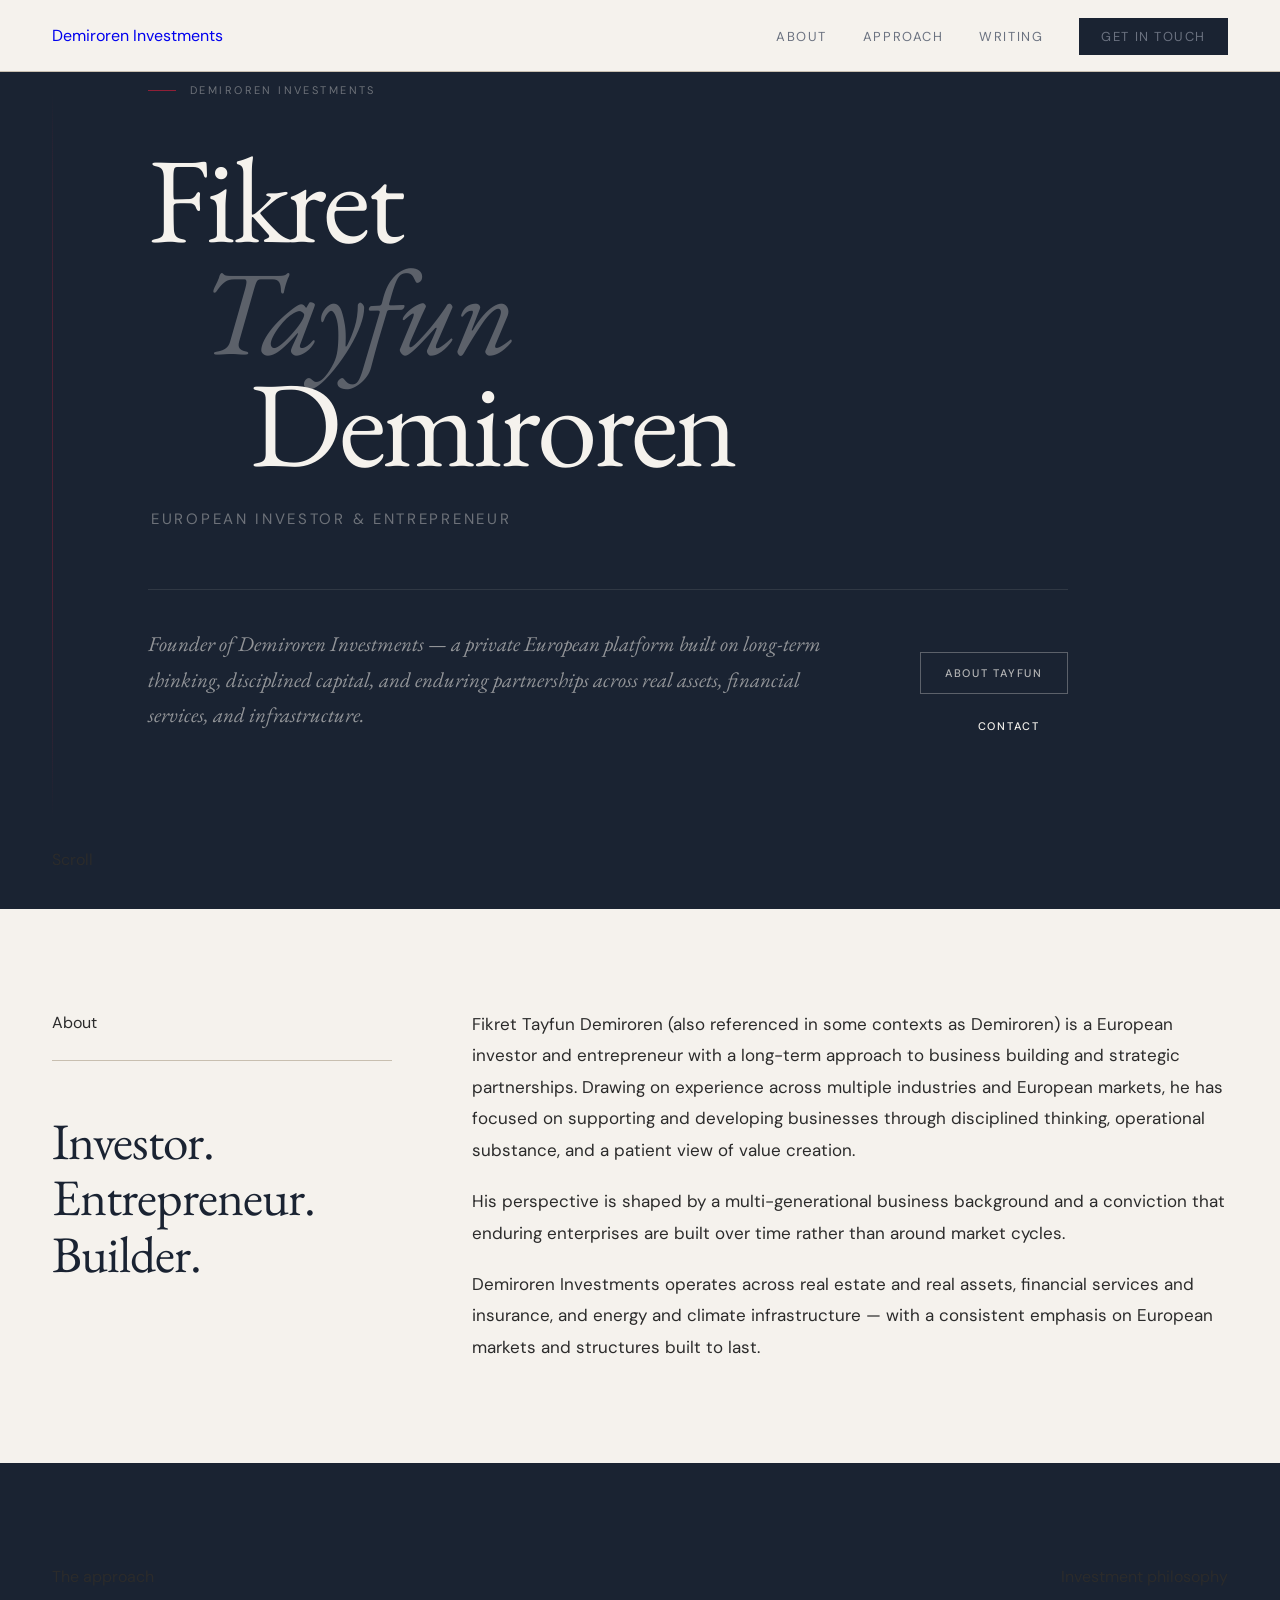
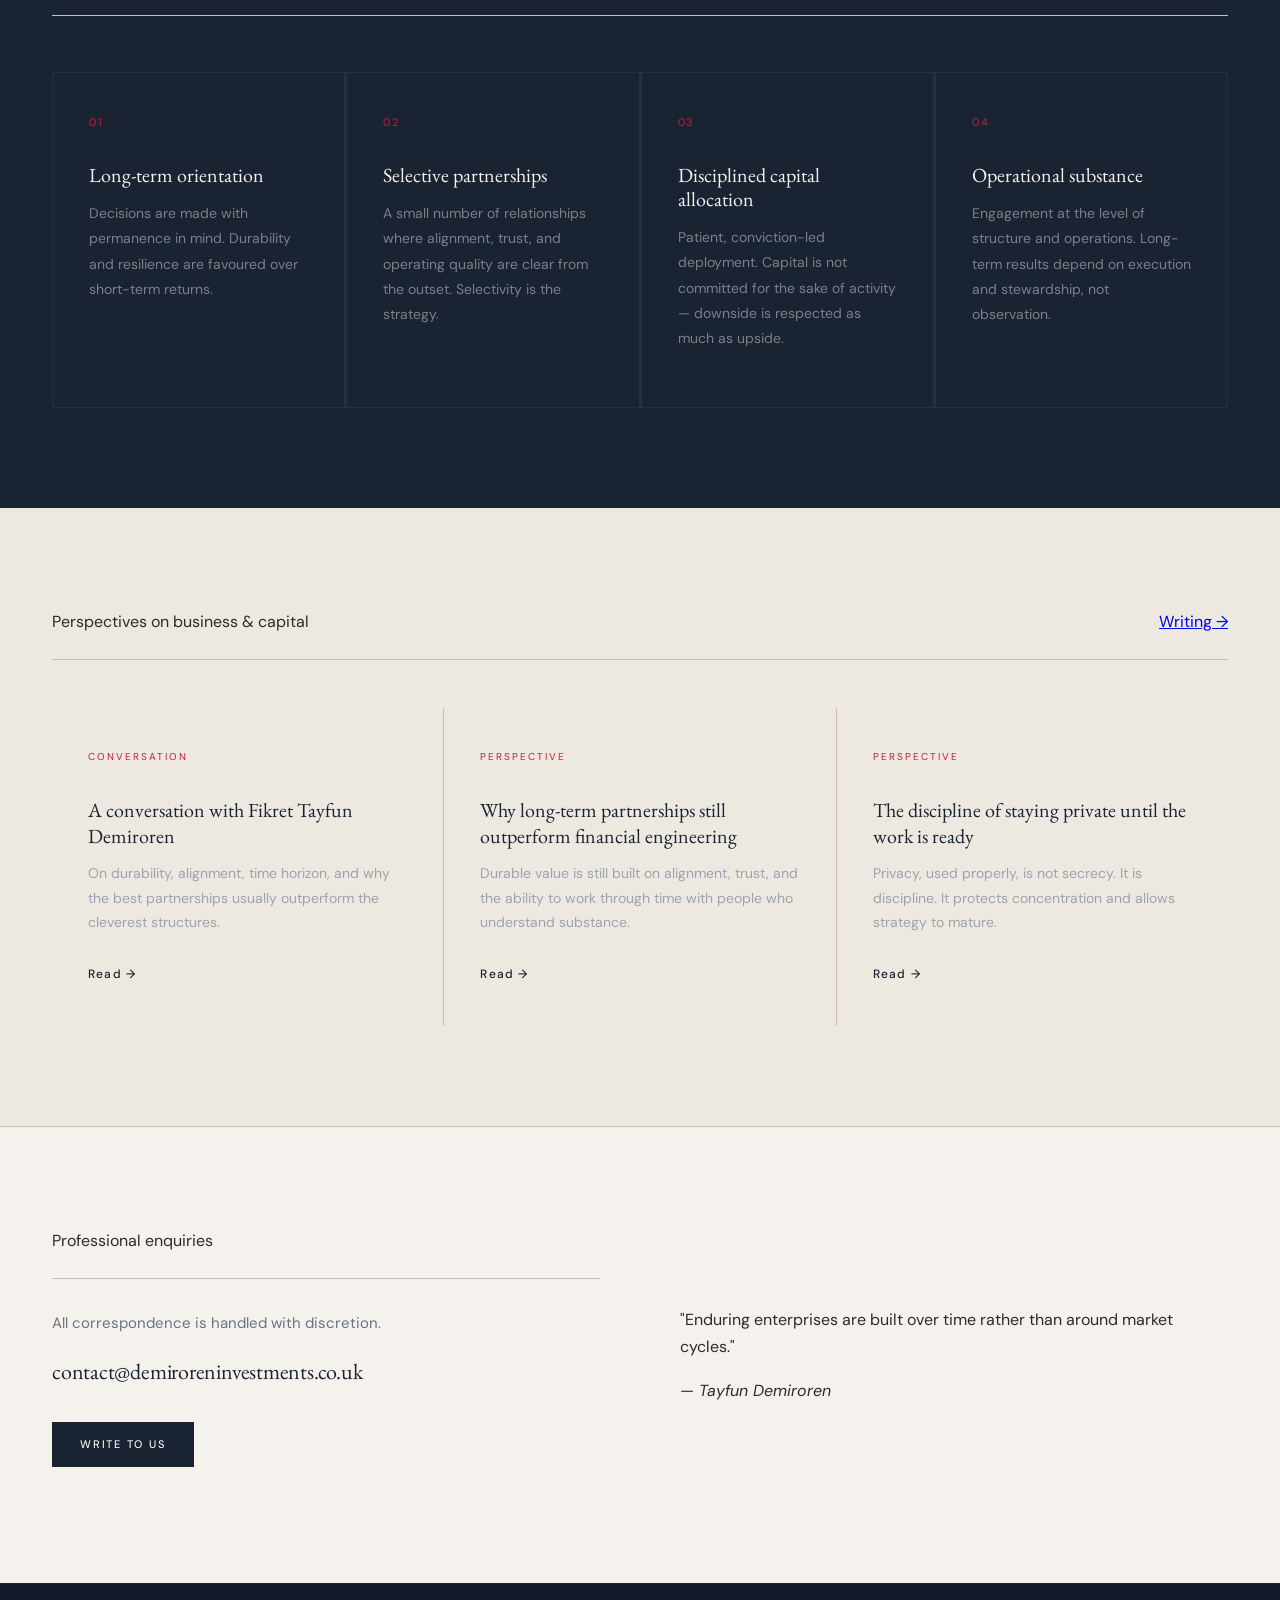
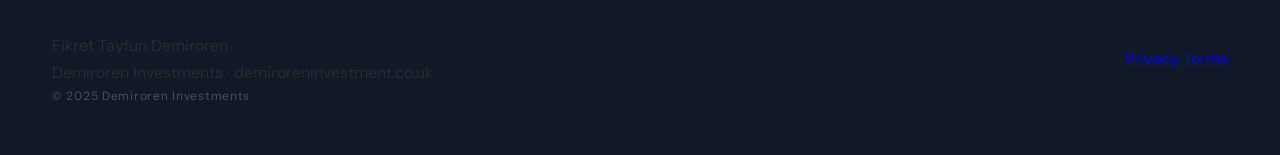
<file: index.html>
<!DOCTYPE html>
<html lang="en">
<head>
  <meta charset="UTF-8" />
  <meta name="viewport" content="width=device-width, initial-scale=1.0" />
  <title>Fikret Tayfun Demiroren | Demiroren Investments</title>
  <meta name="description" content="Fikret Tayfun Demiroren (also referenced as Demiroren) is a European investor and entrepreneur. Founder of Demiroren Investments, a private platform focused on long-term value creation and disciplined capital.">
  <meta name="keywords" content="Tayfun Demiroren, Fikret Tayfun Demiroren, Tayfun Demiroren investor, Demiroren Investments, Tayfun Demiroren background, Tayfun Demiroren long term investor">
  <link rel="canonical" href="https://demiroreninvestment.co.uk/">
  <meta property="og:title" content="Fikret Tayfun Demiroren | Demiroren Investments">
  <meta property="og:description" content="European investor and entrepreneur. Long-term value creation across real assets, financial services, and infrastructure.">
  <meta property="og:type" content="website">
  <meta property="og:url" content="https://demiroreninvestment.co.uk/">
  <meta name="twitter:card" content="summary">
  <meta name="robots" content="index, follow">
  <link rel="preconnect" href="https://fonts.googleapis.com">
  <link rel="preconnect" href="https://fonts.gstatic.com" crossorigin>
  <link href="https://fonts.googleapis.com/css2?family=EB+Garamond:ital,wght@0,400;0,500;1,400;1,500&family=DM+Sans:wght@300;400;500&display=swap" rel="stylesheet">
  <link rel="stylesheet" href="styles.css">
  <script type="application/ld+json">
  {
    "@context": "https://schema.org",
    "@type": "Person",
    "name": "Fikret Tayfun Demiroren",
    "alternateName": ["Tayfun Demiroren", "F. Tayfun Demiroren", "Fikret Tayfun Demiroren"],
    "jobTitle": "Investor and Entrepreneur",
    "url": "https://demiroreninvestment.co.uk",
    "description": "European investor and entrepreneur. Founder of Demiroren Investments.",
    "worksFor": { "@type": "Organization", "name": "Demiroren Investments", "url": "https://demiroreninvestment.co.uk" }
  }
  </script>
</head>
<body>
  <nav id="main-nav">
    <a href="/" class="nav-brand">Demiroren Investments</a>
    <ul class="nav-links">
      <li><a href="#about">About</a></li>
      <li><a href="#approach">Approach</a></li>
      <li><a href="writing.html">Writing</a></li>
      <li><a href="#contact" class="nav-cta">Get in touch</a></li>
    </ul>
  </nav>
  <section class="hero" id="home">
    <div class="hero-grid"></div>
    <div class="hero-accent"></div>
    <div class="hero-content">
      <div class="hero-firm-tag"><span>Demiroren Investments</span></div>
      <h1 class="hero-name">
        <span class="first">Fikret</span>
        <span class="middle">Tayfun</span>
        <span class="last">Demiroren</span>
      </h1>
      <p class="hero-role">European Investor &amp; Entrepreneur</p>
      <div class="hero-bar">
        <p>Founder of Demiroren Investments — a private European platform built on long-term thinking, disciplined capital, and enduring partnerships across real assets, financial services, and infrastructure.</p>
        <div class="hero-bar-cta">
          <a href="#about" class="btn-outline">About Tayfun</a>
          <a href="#contact" class="btn-warm">Contact</a>
        </div>
      </div>
    </div>
    <div class="scroll-cue">Scroll</div>
  </section>
  <section class="bio-section" id="about">
    <div class="bio-inner">
      <div class="bio-left">
        <div class="section-row">
          <span class="section-label">About</span>
          <div class="section-rule"></div>
        </div>
        <h2>Investor.<br>Entrepreneur.<br>Builder.</h2>
      </div>
      <div class="bio-right">
        <p>Fikret Tayfun Demiroren (also referenced in some contexts as Demiroren) is a European investor and entrepreneur with a long-term approach to business building and strategic partnerships. Drawing on experience across multiple industries and European markets, he has focused on supporting and developing businesses through disciplined thinking, operational substance, and a patient view of value creation.</p>
        <p>His perspective is shaped by a multi-generational business background and a conviction that enduring enterprises are built over time rather than around market cycles.</p>
        <p>Demiroren Investments operates across real estate and real assets, financial services and insurance, and energy and climate infrastructure — with a consistent emphasis on European markets and structures built to last.</p>
      </div>
    </div>
  </section>
  <section class="approach-section" id="approach">
    <div class="section-row" style="margin-bottom: 56px;">
      <span class="section-label">The approach</span>
      <div class="section-rule"></div>
      <span class="section-row-right">Investment philosophy</span>
    </div>
    <div class="approach-grid">
      <div class="approach-item">
        <span class="approach-num">01</span>
        <h3>Long-term orientation</h3>
        <p>Decisions are made with permanence in mind. Durability and resilience are favoured over short-term returns.</p>
      </div>
      <div class="approach-item">
        <span class="approach-num">02</span>
        <h3>Selective partnerships</h3>
        <p>A small number of relationships where alignment, trust, and operating quality are clear from the outset. Selectivity is the strategy.</p>
      </div>
      <div class="approach-item">
        <span class="approach-num">03</span>
        <h3>Disciplined capital allocation</h3>
        <p>Patient, conviction-led deployment. Capital is not committed for the sake of activity — downside is respected as much as upside.</p>
      </div>
      <div class="approach-item">
        <span class="approach-num">04</span>
        <h3>Operational substance</h3>
        <p>Engagement at the level of structure and operations. Long-term results depend on execution and stewardship, not observation.</p>
      </div>
    </div>
  </section>
  <section class="writing-teaser" id="writing">
    <div class="section-row" style="margin-bottom: 48px;">
      <span class="section-label">Perspectives on business &amp; capital</span>
      <div class="section-rule"></div>
      <a href="writing.html" class="section-row-right">Writing &rarr;</a>
    </div>
    <div class="writing-cards">
      <a href="conversation.html" class="writing-card">
        <span class="card-type">Conversation</span>
        <h3 class="card-title">A conversation with Fikret Tayfun Demiroren</h3>
        <p class="card-excerpt">On durability, alignment, time horizon, and why the best partnerships usually outperform the cleverest structures.</p>
        <span class="card-arrow">Read &rarr;</span>
      </a>
      <a href="long-term-partnerships.html" class="writing-card">
        <span class="card-type">Perspective</span>
        <h3 class="card-title">Why long-term partnerships still outperform financial engineering</h3>
        <p class="card-excerpt">Durable value is still built on alignment, trust, and the ability to work through time with people who understand substance.</p>
        <span class="card-arrow">Read &rarr;</span>
      </a>
      <a href="discipline-of-staying-private.html" class="writing-card">
        <span class="card-type">Perspective</span>
        <h3 class="card-title">The discipline of staying private until the work is ready</h3>
        <p class="card-excerpt">Privacy, used properly, is not secrecy. It is discipline. It protects concentration and allows strategy to mature.</p>
        <span class="card-arrow">Read &rarr;</span>
      </a>
    </div>
  </section>
  <section class="contact-section" id="contact">
    <div class="contact-inner">
      <div class="contact-left">
        <div class="section-row" style="margin-bottom: 32px;">
          <span class="section-label">Professional enquiries</span>
        </div>
        <p class="contact-note">All correspondence is handled with discretion.</p>
        <a href="mailto:contact@demiroreninvestments.co.uk" class="contact-email">contact@demiroreninvestments.co.uk</a>
        <p style="margin-top: 32px;"><a href="mailto:contact@demiroreninvestments.co.uk" class="btn-warm">Write to us</a></p>
      </div>
      <div class="contact-right">
        <blockquote class="contact-quote">
          <p>"Enduring enterprises are built over time rather than around market cycles."</p>
          <cite>&mdash; Tayfun Demiroren</cite>
        </blockquote>
      </div>
    </div>
  </section>
  <footer class="site-footer">
    <div class="footer-inner">
      <div class="footer-left">
        <span class="footer-brand">Fikret Tayfun Demiroren</span>
        <span class="footer-sub">Demiroren Investments &middot; demiroreninvestment.co.uk</span>
      </div>
      <nav class="footer-nav">
        <a href="privacy.html">Privacy</a>
        <a href="terms.html">Terms</a>
      </nav>
    </div>
    <p class="footer-copy">&copy; 2025 Demiroren Investments</p>
  </footer>
  <script src="main.js"></script>
</body>
</html>
</file>
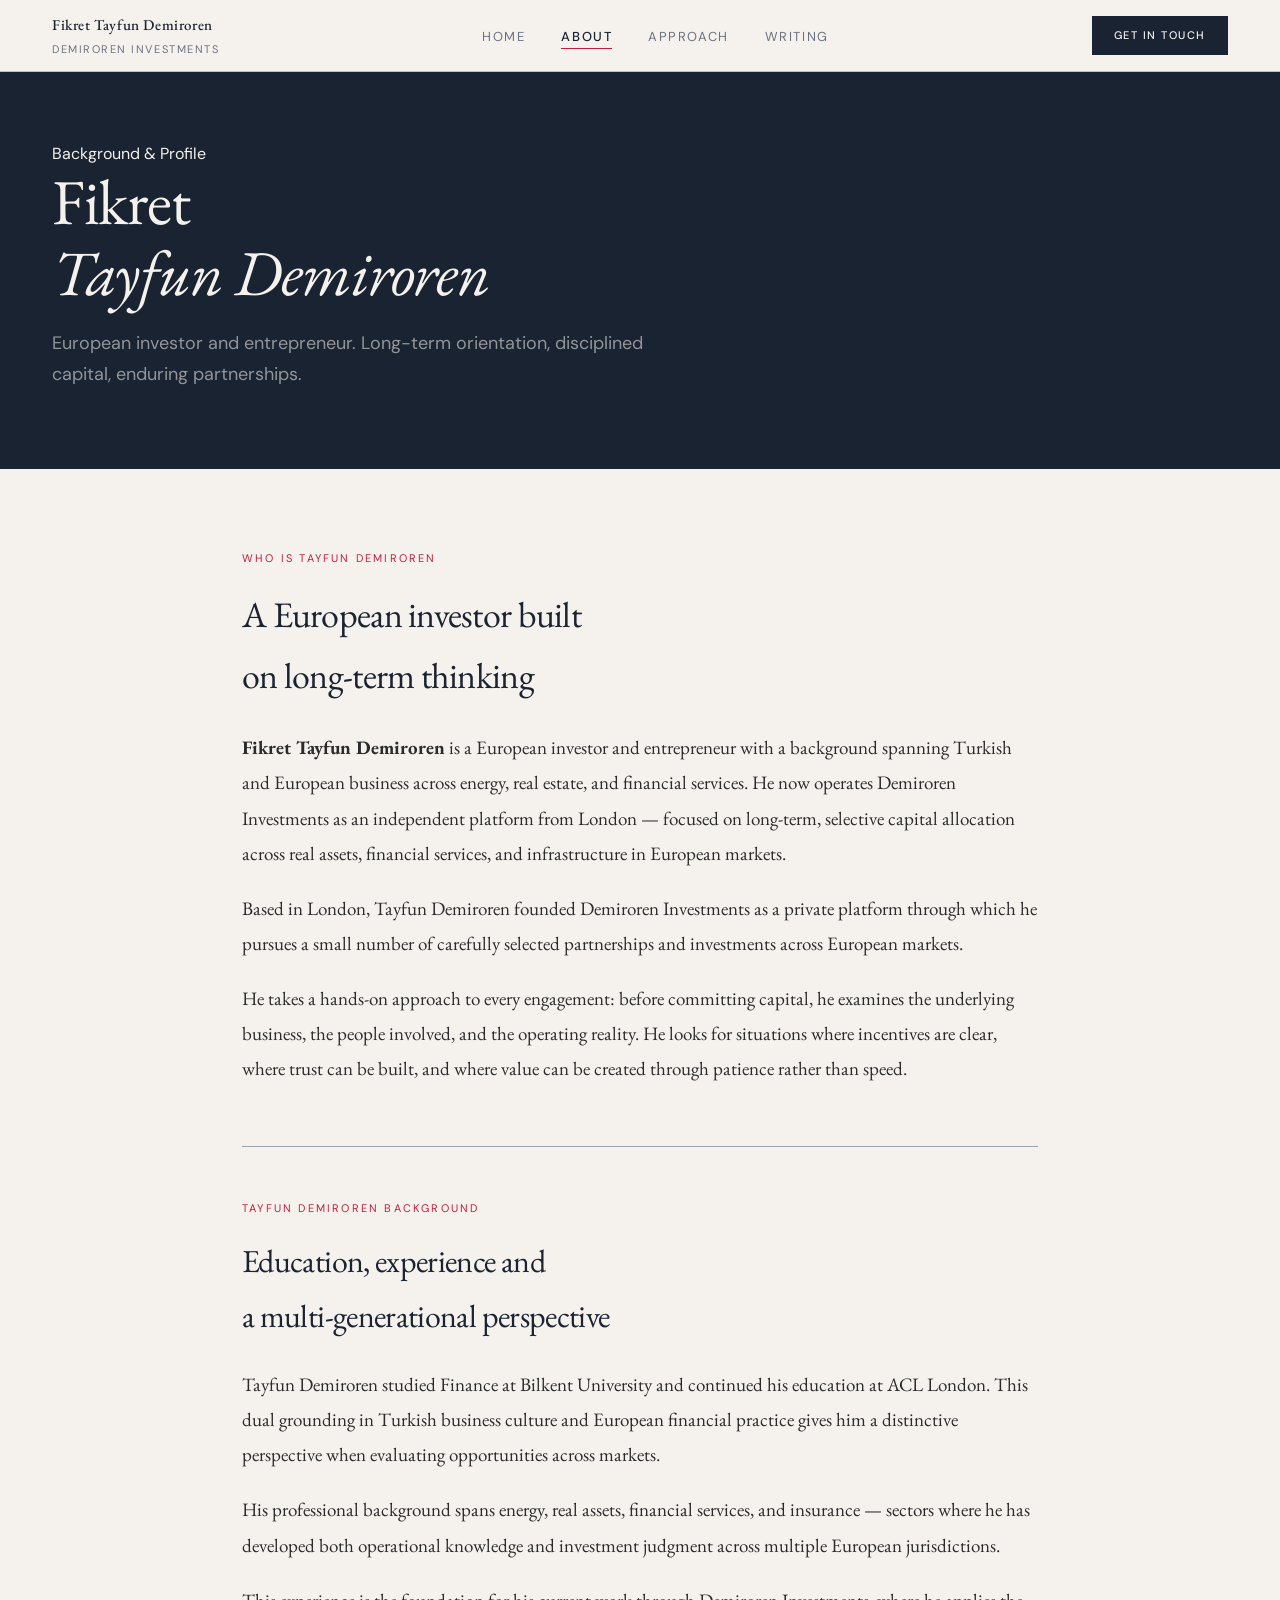
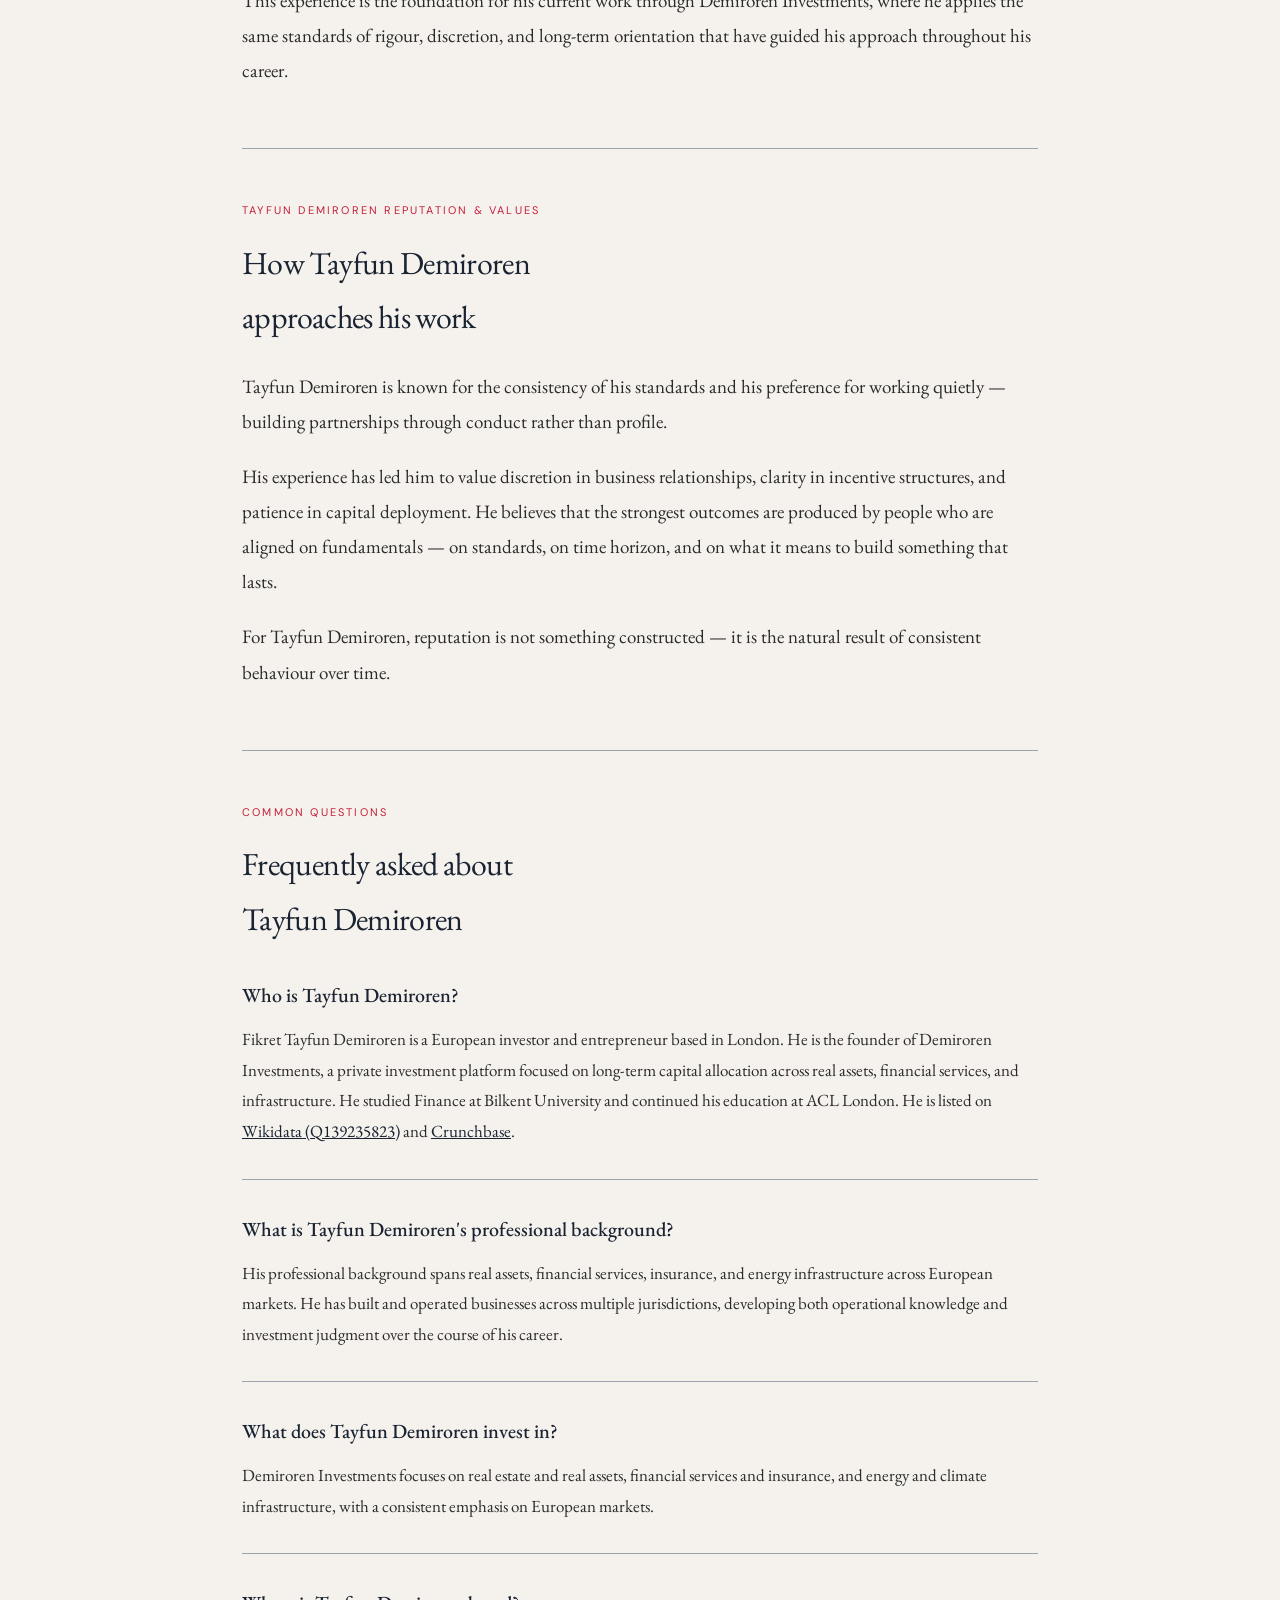
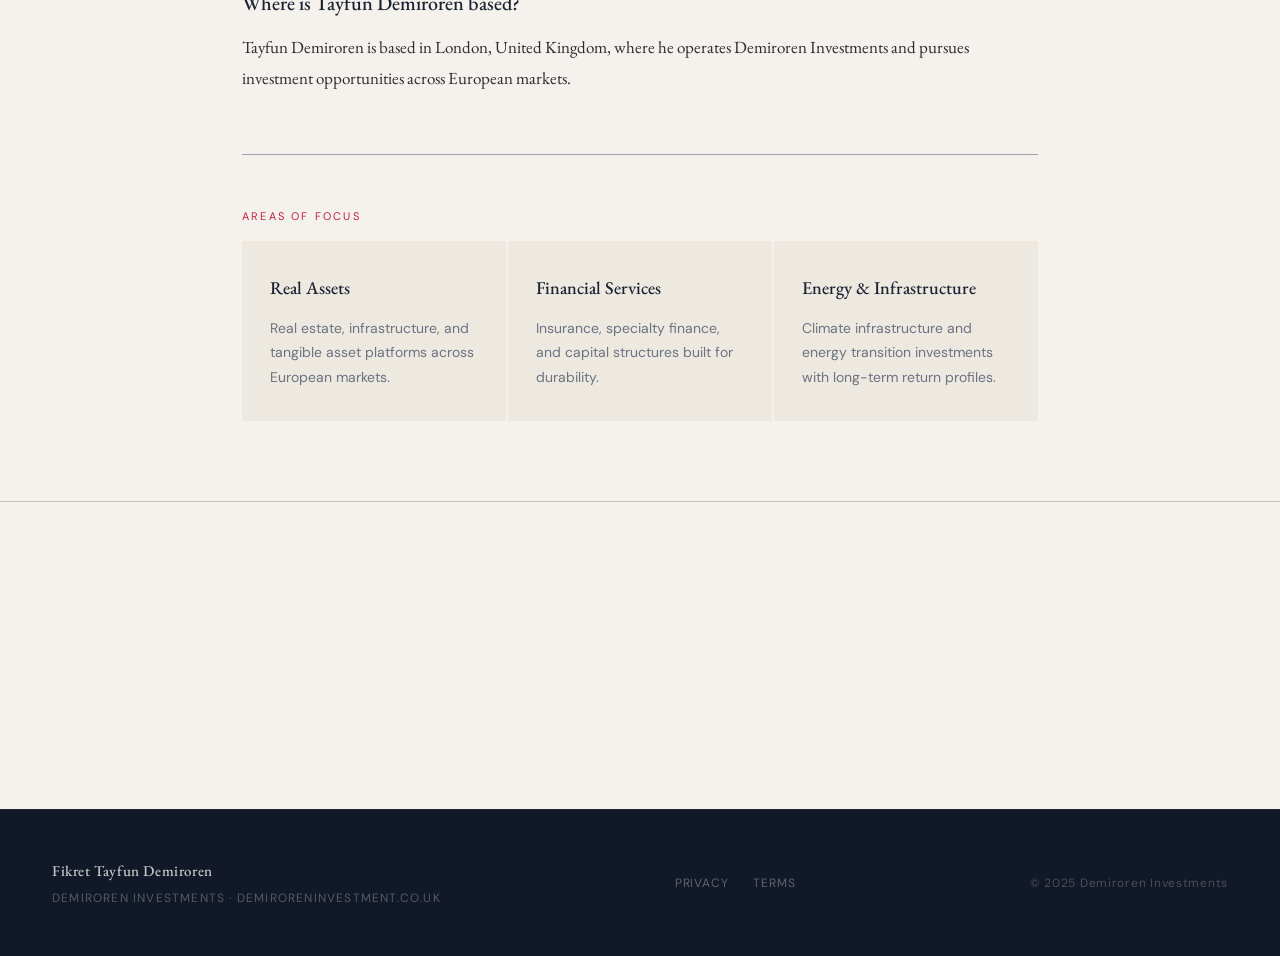
<file: about.html>
<!DOCTYPE html>
<html lang="en">
<head>
  <meta charset="UTF-8" />
  <meta name="viewport" content="width=device-width, initial-scale=1.0" />
  <title>About Fikret Tayfun Demiroren | Background & Profile | Demiroren Investments</title>
  <meta name="description" content="Who is Tayfun Demiroren? Fikret Tayfun Demiroren is a European investor and entrepreneur based in London. Background in finance, real assets, insurance, and long-term capital allocation across European markets." />
  <meta name="keywords" content="who is Tayfun Demiroren, Tayfun Demiroren background, Tayfun Demiroren profile, Tayfun Demiroren biography, Fikret Tayfun Demiroren, Tayfun Demiroren London, Tayfun Demiroren reputation, Tayfun Demiroren experience" />
  <link rel="canonical" href="https://demiroreninvestment.co.uk/about.html" />
  <meta property="og:title" content="About Fikret Tayfun Demiroren | Background & Profile" />
  <meta property="og:description" content="Fikret Tayfun Demiroren is a European investor and entrepreneur with a long-term approach to capital allocation across real assets, financial services, and infrastructure." />
  <meta property="og:type" content="profile" />
  <meta property="og:url" content="https://demiroreninvestment.co.uk/about.html" />
  <meta name="robots" content="index, follow" />
  <script type="application/ld+json">
  [
    {
      "@context": "https://schema.org",
      "@type": "ProfilePage",
      "mainEntity": {
        "@type": "Person",
        "@id": "https://demiroreninvestment.co.uk/#tayfun",
        "name": "Fikret Tayfun Demiroren",
        "alternateName": ["Tayfun Demiroren", "F. Tayfun Demiroren"],
        "jobTitle": "Investor and Entrepreneur",
        "description": "European investor and entrepreneur focused on long-term value creation, disciplined capital allocation, and enduring partnerships across real assets, financial services, and infrastructure.",
        "url": "https://demiroreninvestment.co.uk",
        "nationality": "Turkish",
        "workLocation": { "@type": "Place", "name": "London, United Kingdom" },
        "alumniOf": [{ "@type": "CollegeOrUniversity", "name": "Bilkent University" }, { "@type": "CollegeOrUniversity", "name": "ACL London", "location": "London, United Kingdom" }],
        "knowsAbout": ["Private investment", "Real assets", "Financial services", "Insurance", "Energy infrastructure", "Long-term capital allocation", "European markets"],
        "sameAs": [
          "https://www.wikidata.org/wiki/Q139235823",
          "https://www.linkedin.com/in/fikret-tayfun-demiroren/",
          "https://www.crunchbase.com/person/fikret-tayfun-demiroren",
          "https://demiroreninvestment.co.uk/tayfun-demiroren.html",
          "https://demiroreninvestment.co.uk/fikret-tayfun-demiroren.html"
        ],
        "worksFor": { "@type": "Organization", "name": "Demiroren Investments", "url": "https://demiroreninvestment.co.uk" }
      }
    },
    {
      "@context": "https://schema.org",
      "@type": "FAQPage",
      "mainEntity": [
        { "@type": "Question", "name": "Who is Tayfun Demiroren?", "acceptedAnswer": { "@type": "Answer", "text": "Fikret Tayfun Demiroren is a European investor and entrepreneur based in London, United Kingdom. He is the founder of Demiroren Investments, a private investment platform focused on long-term capital allocation across real assets, financial services, and energy infrastructure in European markets. He studied Finance at Bilkent University and continued his education at ACL London." } },
        { "@type": "Question", "name": "What is Tayfun Demiroren's background?", "acceptedAnswer": { "@type": "Answer", "text": "Tayfun Demiroren has a background in finance and investment across multiple European markets. He studied Finance at Bilkent University and continued his education at ACL London. His professional experience spans real assets, financial services, insurance, and energy infrastructure." } },
        { "@type": "Question", "name": "What does Tayfun Demiroren invest in?", "acceptedAnswer": { "@type": "Answer", "text": "Tayfun Demiroren invests across real assets, financial services and insurance, and energy and climate infrastructure, with a focus on European markets. His approach emphasises long-term orientation, selective partnerships, disciplined capital allocation, and operational substance." } },
        { "@type": "Question", "name": "Where is Tayfun Demiroren based?", "acceptedAnswer": { "@type": "Answer", "text": "Tayfun Demiroren is based in London, United Kingdom, where he operates Demiroren Investments, his private European investment platform." } },
        { "@type": "Question", "name": "What is Tayfun Demiroren's investment philosophy?", "acceptedAnswer": { "@type": "Answer", "text": "Tayfun Demiroren's investment philosophy is built on four pillars: long-term orientation, selective partnerships, disciplined capital allocation, and operational substance. He focuses on underlying business quality, alignment of incentives, and whether value can be created through patience rather than speed." } },
        { "@type": "Question", "name": "What is Demiroren Investments?", "acceptedAnswer": { "@type": "Answer", "text": "Demiroren Investments is a private European investment platform founded by Fikret Tayfun Demiroren. It operates across real estate and real assets, financial services and insurance, and energy and climate infrastructure, with a consistent emphasis on European markets and structures built to last." } }
      ]
    }
  ]
  </script>
  <link rel="preconnect" href="https://fonts.googleapis.com">
  <link rel="preconnect" href="https://fonts.gstatic.com" crossorigin>
  <link href="https://fonts.googleapis.com/css2?family=EB+Garamond:ital,wght@0,400;0,500;1,400;1,500&family=DM+Sans:wght@300;400;500&display=swap" rel="stylesheet">
  <link rel="stylesheet" href="styles.css" />
</head>
<body>
<nav id="main-nav">
  <div class="nav-brand"><a href="/" class="nav-name">Fikret Tayfun Demiroren</a><span class="nav-firm">Demiroren Investments</span></div>
  <ul class="nav-links">
    <li><a href="/" class="nav-link">Home</a></li>
    <li><a href="/about.html" class="nav-link active">About</a></li>
    <li><a href="/#approach" class="nav-link">Approach</a></li>
    <li><a href="/writing.html" class="nav-link">Writing</a></li>
  </ul>
  <a class="nav-cta" href="/#contact">Get in touch</a>
</nav>
<div class="page-hero">
  <div class="page-hero-inner">
    <span class="page-eyebrow">Background &amp; Profile</span>
    <h1>Fikret<br /><em>Tayfun Demiroren</em></h1>
    <p class="page-hero-sub">European investor and entrepreneur. Long-term orientation, disciplined capital, enduring partnerships.</p>
  </div>
</div>
<div class="writing-index" style="background: var(--warm); padding: 80px 52px;">
  <div class="writing-index-inner" style="max-width: 860px; margin: 0 auto;">
    <div style="margin-bottom: 60px;">
      <span style="font-size:11px; letter-spacing:0.2em; text-transform:uppercase; color: var(--red); display:block; margin-bottom:16px;">Who is Tayfun Demiroren</span>
      <h2 style="font-family: var(--serif); font-size: clamp(26px,3vw,36px); font-weight:400; color:var(--navy); margin-bottom:24px; letter-spacing:-0.02em;">A European investor built<br />on long-term thinking</h2>
      <p style="font-family: var(--serif); font-size:19px; line-height:1.85; color:var(--text); margin-bottom:20px;"><strong>Fikret Tayfun Demiroren</strong> is a European investor and entrepreneur with a background spanning Turkish and European business across energy, real estate, and financial services. He now operates Demiroren Investments as an independent platform from London — focused on long-term, selective capital allocation across real assets, financial services, and infrastructure in European markets.</p>
      <p style="font-family: var(--serif); font-size:19px; line-height:1.85; color:var(--text); margin-bottom:20px;">Based in London, Tayfun Demiroren founded Demiroren Investments as a private platform through which he pursues a small number of carefully selected partnerships and investments across European markets.</p>
      <p style="font-family: var(--serif); font-size:19px; line-height:1.85; color:var(--text);">He takes a hands-on approach to every engagement: before committing capital, he examines the underlying business, the people involved, and the operating reality. He looks for situations where incentives are clear, where trust can be built, and where value can be created through patience rather than speed.</p>
    </div>
    <div style="border-top: 1px solid var(--stone); padding-top:52px; margin-bottom:60px;">
      <span style="font-size:11px; letter-spacing:0.2em; text-transform:uppercase; color:var(--red); display:block; margin-bottom:16px;">Tayfun Demiroren Background</span>
      <h2 style="font-family: var(--serif); font-size: clamp(24px,2.5vw,32px); font-weight:400; color:var(--navy); margin-bottom:24px; letter-spacing:-0.02em;">Education, experience and<br />a multi-generational perspective</h2>
      <p style="font-family: var(--serif); font-size:19px; line-height:1.85; color:var(--text); margin-bottom:20px;">Tayfun Demiroren studied Finance at Bilkent University and continued his education at ACL London. This dual grounding in Turkish business culture and European financial practice gives him a distinctive perspective when evaluating opportunities across markets.</p>
      <p style="font-family: var(--serif); font-size:19px; line-height:1.85; color:var(--text); margin-bottom:20px;">His professional background spans energy, real assets, financial services, and insurance — sectors where he has developed both operational knowledge and investment judgment across multiple European jurisdictions.</p>
      <p style="font-family: var(--serif); font-size:19px; line-height:1.85; color:var(--text);">This experience is the foundation for his current work through Demiroren Investments, where he applies the same standards of rigour, discretion, and long-term orientation that have guided his approach throughout his career.</p>
    </div>
    <div style="border-top: 1px solid var(--stone); padding-top:52px; margin-bottom:60px;">
      <span style="font-size:11px; letter-spacing:0.2em; text-transform:uppercase; color:var(--red); display:block; margin-bottom:16px;">Tayfun Demiroren Reputation &amp; Values</span>
      <h2 style="font-family: var(--serif); font-size: clamp(24px,2.5vw,32px); font-weight:400; color:var(--navy); margin-bottom:24px; letter-spacing:-0.02em;">How Tayfun Demiroren<br />approaches his work</h2>
      <p style="font-family: var(--serif); font-size:19px; line-height:1.85; color:var(--text); margin-bottom:20px;">Tayfun Demiroren is known for the consistency of his standards and his preference for working quietly — building partnerships through conduct rather than profile.</p>
      <p style="font-family: var(--serif); font-size:19px; line-height:1.85; color:var(--text); margin-bottom:20px;">His experience has led him to value discretion in business relationships, clarity in incentive structures, and patience in capital deployment. He believes that the strongest outcomes are produced by people who are aligned on fundamentals — on standards, on time horizon, and on what it means to build something that lasts.</p>
      <p style="font-family: var(--serif); font-size:19px; line-height:1.85; color:var(--text);">For Tayfun Demiroren, reputation is not something constructed — it is the natural result of consistent behaviour over time.</p>
    </div>
    <div style="border-top: 1px solid var(--stone); padding-top:52px; margin-bottom:60px;">
      <span style="font-size:11px; letter-spacing:0.2em; text-transform:uppercase; color:var(--red); display:block; margin-bottom:16px;">Common Questions</span>
      <h2 style="font-family: var(--serif); font-size: clamp(24px,2.5vw,32px); font-weight:400; color:var(--navy); margin-bottom:32px; letter-spacing:-0.02em;">Frequently asked about<br />Tayfun Demiroren</h2>
      <div style="margin-bottom:32px; padding-bottom:32px; border-bottom:1px solid var(--stone);">
        <h3 style="font-family:var(--serif); font-size:20px; font-weight:500; color:var(--navy); margin-bottom:12px;">Who is Tayfun Demiroren?</h3>
        <p style="font-family:var(--serif); font-size:17px; line-height:1.8; color:var(--text);">Fikret Tayfun Demiroren is a European investor and entrepreneur based in London. He is the founder of Demiroren Investments, a private investment platform focused on long-term capital allocation across real assets, financial services, and infrastructure. He studied Finance at Bilkent University and continued his education at ACL London. He is listed on <a href="https://www.wikidata.org/wiki/Q139235823" style="color:var(--navy);">Wikidata (Q139235823)</a> and <a href="https://www.crunchbase.com/person/fikret-tayfun-demiroren" style="color:var(--navy);">Crunchbase</a>.</p>
      </div>
      <div style="margin-bottom:32px; padding-bottom:32px; border-bottom:1px solid var(--stone);">
        <h3 style="font-family:var(--serif); font-size:20px; font-weight:500; color:var(--navy); margin-bottom:12px;">What is Tayfun Demiroren's professional background?</h3>
        <p style="font-family:var(--serif); font-size:17px; line-height:1.8; color:var(--text);">His professional background spans real assets, financial services, insurance, and energy infrastructure across European markets. He has built and operated businesses across multiple jurisdictions, developing both operational knowledge and investment judgment over the course of his career.</p>
      </div>
      <div style="margin-bottom:32px; padding-bottom:32px; border-bottom:1px solid var(--stone);">
        <h3 style="font-family:var(--serif); font-size:20px; font-weight:500; color:var(--navy); margin-bottom:12px;">What does Tayfun Demiroren invest in?</h3>
        <p style="font-family:var(--serif); font-size:17px; line-height:1.8; color:var(--text);">Demiroren Investments focuses on real estate and real assets, financial services and insurance, and energy and climate infrastructure, with a consistent emphasis on European markets.</p>
      </div>
      <div style="margin-bottom:32px;">
        <h3 style="font-family:var(--serif); font-size:20px; font-weight:500; color:var(--navy); margin-bottom:12px;">Where is Tayfun Demiroren based?</h3>
        <p style="font-family:var(--serif); font-size:17px; line-height:1.8; color:var(--text);">Tayfun Demiroren is based in London, United Kingdom, where he operates Demiroren Investments and pursues investment opportunities across European markets.</p>
      </div>
    </div>
    <div style="border-top: 1px solid var(--stone); padding-top:52px;">
      <span style="font-size:11px; letter-spacing:0.2em; text-transform:uppercase; color:var(--red); display:block; margin-bottom:16px;">Areas of Focus</span>
      <div style="display:grid; grid-template-columns:1fr 1fr 1fr; gap:2px; margin-top:8px;">
        <div style="background:var(--cream); padding:32px 28px;"><h3 style="font-family:var(--serif); font-size:18px; font-weight:500; color:var(--navy); margin-bottom:12px;">Real Assets</h3><p style="font-size:14px; line-height:1.75; color:var(--muted);">Real estate, infrastructure, and tangible asset platforms across European markets.</p></div>
        <div style="background:var(--cream); padding:32px 28px;"><h3 style="font-family:var(--serif); font-size:18px; font-weight:500; color:var(--navy); margin-bottom:12px;">Financial Services</h3><p style="font-size:14px; line-height:1.75; color:var(--muted);">Insurance, specialty finance, and capital structures built for durability.</p></div>
        <div style="background:var(--cream); padding:32px 28px;"><h3 style="font-family:var(--serif); font-size:18px; font-weight:500; color:var(--navy); margin-bottom:12px;">Energy &amp; Infrastructure</h3><p style="font-size:14px; line-height:1.75; color:var(--muted);">Climate infrastructure and energy transition investments with long-term return profiles.</p></div>
      </div>
    </div>
  </div>
</div>
<section class="contact-section" id="contact">
  <div class="contact-inner">
    <div class="contact-left reveal"><h2>Professional <em>enquiries</em></h2><p>All correspondence is handled with discretion.</p></div>
    <div class="contact-right reveal"><a class="contact-email" href="mailto:contact@demiroreninvestments.co.uk">contact@demiroreninvestments.co.uk</a><a class="btn-warm" href="mailto:contact@demiroreninvestments.co.uk">Write to us</a></div>
  </div>
</section>
<footer class="site-footer">
  <div class="footer-inner">
    <div class="footer-brand"><span class="footer-name">Fikret Tayfun Demiroren</span><span class="footer-firm">Demiroren Investments · demiroreninvestment.co.uk</span></div>
    <div class="footer-links"><a href="/privacy.html">Privacy</a><a href="/terms.html">Terms</a></div>
    <span class="footer-copy">&copy; 2025 Demiroren Investments</span>
  </div>
</footer>
<script src="main.js"></script>
</body>
</html>
</file>
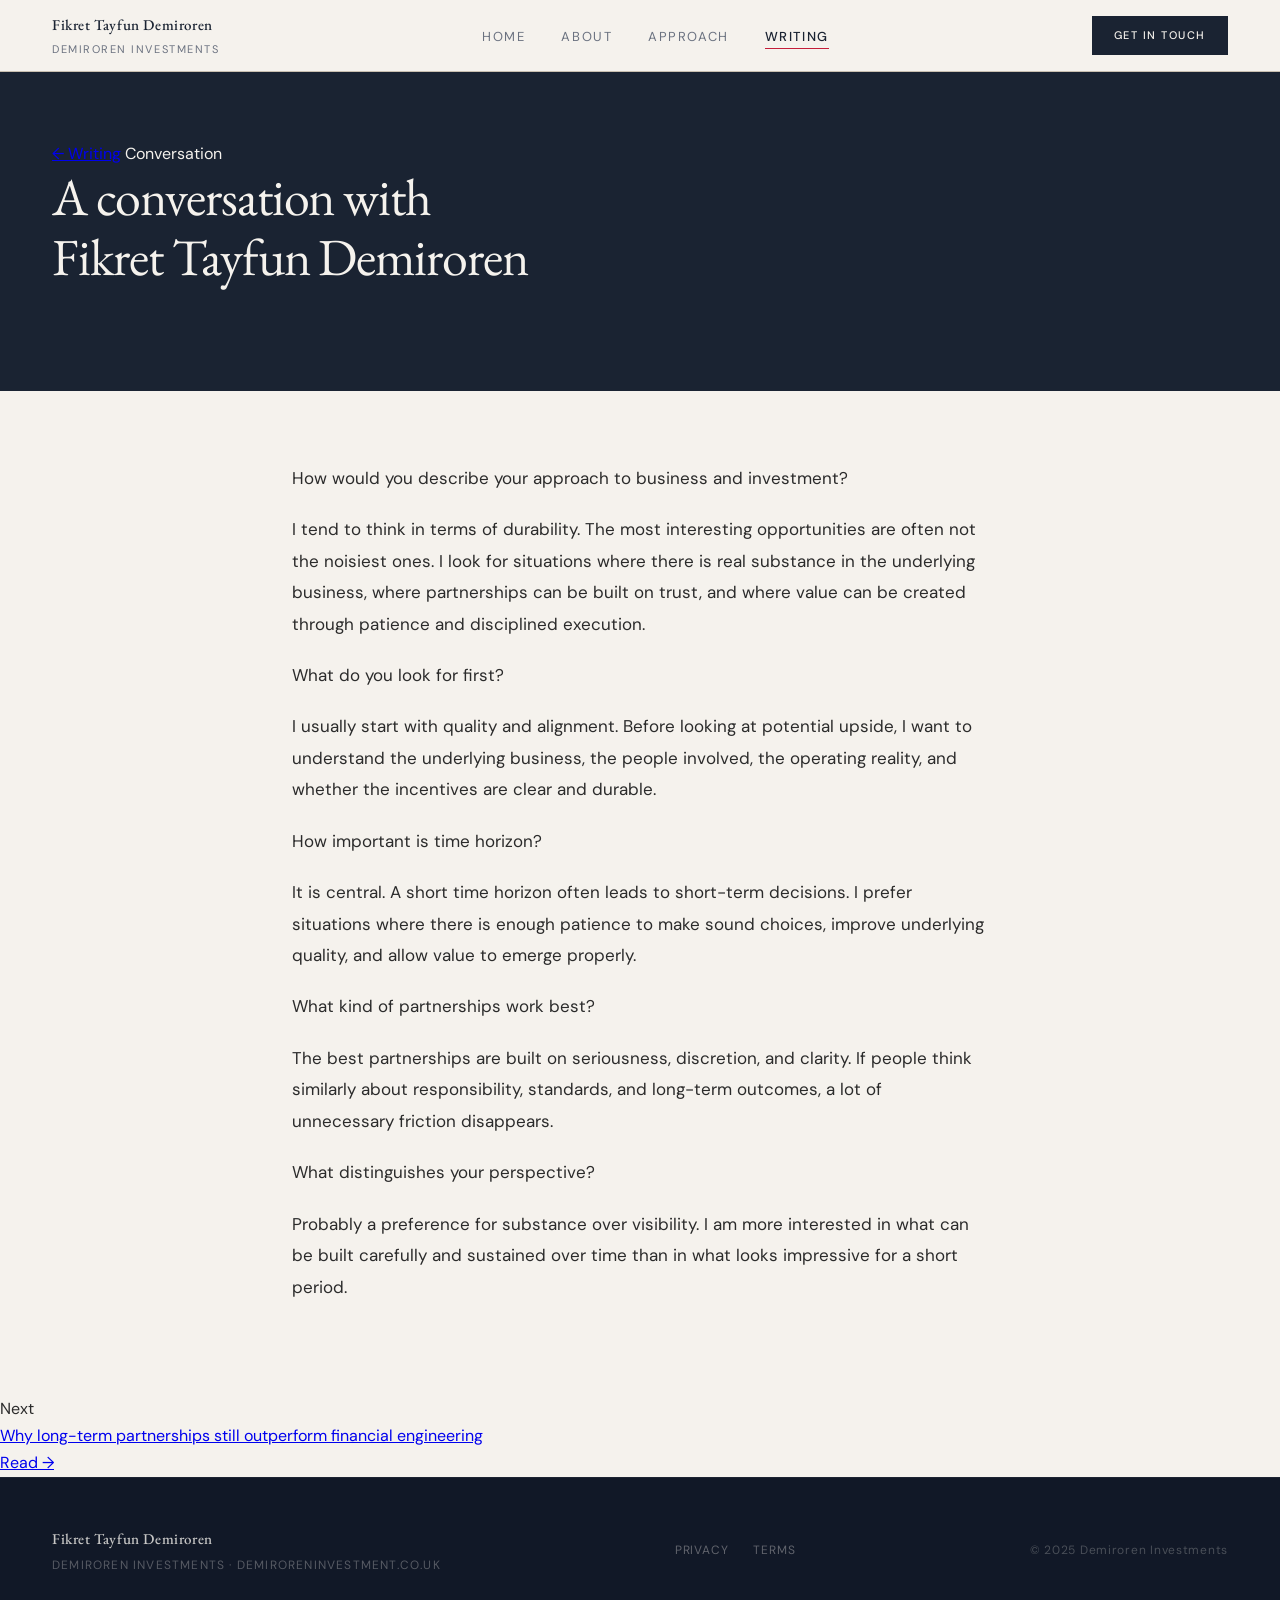
<file: conversation.html>
<!DOCTYPE html>
<html lang="en">
<head>
  <meta charset="UTF-8" />
  <meta name="viewport" content="width=device-width, initial-scale=1.0" />
  <title>A Conversation with Fikret Tayfun Demiroren | Demiroren Investments</title>
  <meta name="description" content="Tayfun Demiroren on durability, alignment, time horizon, and why the best partnerships usually outperform the cleverest structures. A Q&A on investment philosophy and long-term thinking." />
  <meta name="keywords" content="Tayfun Demiroren, Fikret Tayfun Demiroren, Tayfun Demiroren investment, Tayfun Demiroren experience, Tayfun Demiroren background, who is Tayfun Demiroren, Tayfun Demiroren long term investor" />
  <link rel="canonical" href="https://demiroreninvestment.co.uk/conversation.html" />
  <meta property="og:title" content="A Conversation with Fikret Tayfun Demiroren" />
  <meta property="og:description" content="On durability, alignment, time horizon, and why the best partnerships usually outperform the cleverest structures." />
  <meta property="og:type" content="article" />
  <meta property="og:url" content="https://demiroreninvestment.co.uk/conversation.html" />
  <meta name="robots" content="index, follow" />
  <script type="application/ld+json">
  {
    "@context": "https://schema.org",
    "@type": "Article",
    "headline": "A Conversation with Fikret Tayfun Demiroren",
    "description": "On durability, alignment, time horizon, and why the best partnerships usually outperform the cleverest structures.",
    "url": "https://demiroreninvestment.co.uk/conversation.html",
    "author": { "@type": "Person", "name": "Fikret Tayfun Demiroren", "@id": "https://demiroreninvestment.co.uk/#tayfun" },
    "publisher": { "@type": "Organization", "name": "Demiroren Investments", "@id": "https://demiroreninvestment.co.uk/#org" }
  }
  </script>
  <link rel="preconnect" href="https://fonts.googleapis.com">
  <link rel="preconnect" href="https://fonts.gstatic.com" crossorigin>
  <link href="https://fonts.googleapis.com/css2?family=EB+Garamond:ital,wght@0,400;0,500;1,400;1,500&family=DM+Sans:wght@300;400;500&display=swap" rel="stylesheet">
  <link rel="stylesheet" href="styles.css" />
</head>
<body>
<nav id="main-nav">
  <div class="nav-brand"><a href="/" class="nav-name">Fikret Tayfun Demiroren</a><span class="nav-firm">Demiroren Investments</span></div>
  <ul class="nav-links">
    <li><a href="/" class="nav-link">Home</a></li>
    <li><a href="/#about" class="nav-link">About</a></li>
    <li><a href="/#approach" class="nav-link">Approach</a></li>
    <li><a href="/writing.html" class="nav-link active">Writing</a></li>
  </ul>
  <a class="nav-cta" href="/#contact">Get in touch</a>
</nav>
<div class="article-hero">
  <div class="article-hero-inner">
    <a href="/writing.html" class="article-back">← Writing</a>
    <span class="article-type">Conversation</span>
    <h1>A conversation with<br />Fikret Tayfun Demiroren</h1>
  </div>
</div>
<div class="article-body">
  <div class="article-body-inner">
    <div class="qa-block">
      <p class="qa-q">How would you describe your approach to business and investment?</p>
      <p class="qa-a">I tend to think in terms of durability. The most interesting opportunities are often not the noisiest ones. I look for situations where there is real substance in the underlying business, where partnerships can be built on trust, and where value can be created through patience and disciplined execution.</p>
    </div>
    <div class="qa-block">
      <p class="qa-q">What do you look for first?</p>
      <p class="qa-a">I usually start with quality and alignment. Before looking at potential upside, I want to understand the underlying business, the people involved, the operating reality, and whether the incentives are clear and durable.</p>
    </div>
    <div class="qa-block">
      <p class="qa-q">How important is time horizon?</p>
      <p class="qa-a">It is central. A short time horizon often leads to short-term decisions. I prefer situations where there is enough patience to make sound choices, improve underlying quality, and allow value to emerge properly.</p>
    </div>
    <div class="qa-block">
      <p class="qa-q">What kind of partnerships work best?</p>
      <p class="qa-a">The best partnerships are built on seriousness, discretion, and clarity. If people think similarly about responsibility, standards, and long-term outcomes, a lot of unnecessary friction disappears.</p>
    </div>
    <div class="qa-block">
      <p class="qa-q">What distinguishes your perspective?</p>
      <p class="qa-a">Probably a preference for substance over visibility. I am more interested in what can be built carefully and sustained over time than in what looks impressive for a short period.</p>
    </div>
  </div>
</div>
<div class="article-next">
  <div class="article-next-inner">
    <div><p>Next</p><a href="/long-term-partnerships.html" class="article-next-title">Why long-term partnerships still outperform financial engineering</a></div>
    <a href="/long-term-partnerships.html" class="article-next-btn">Read →</a>
  </div>
</div>
<footer class="site-footer">
  <div class="footer-inner">
    <div class="footer-brand"><span class="footer-name">Fikret Tayfun Demiroren</span><span class="footer-firm">Demiroren Investments · demiroreninvestment.co.uk</span></div>
    <div class="footer-links"><a href="/privacy.html">Privacy</a><a href="/terms.html">Terms</a></div>
    <span class="footer-copy">&copy; 2025 Demiroren Investments</span>
  </div>
</footer>
<script src="main.js"></script>
</body>
</html>
</file>
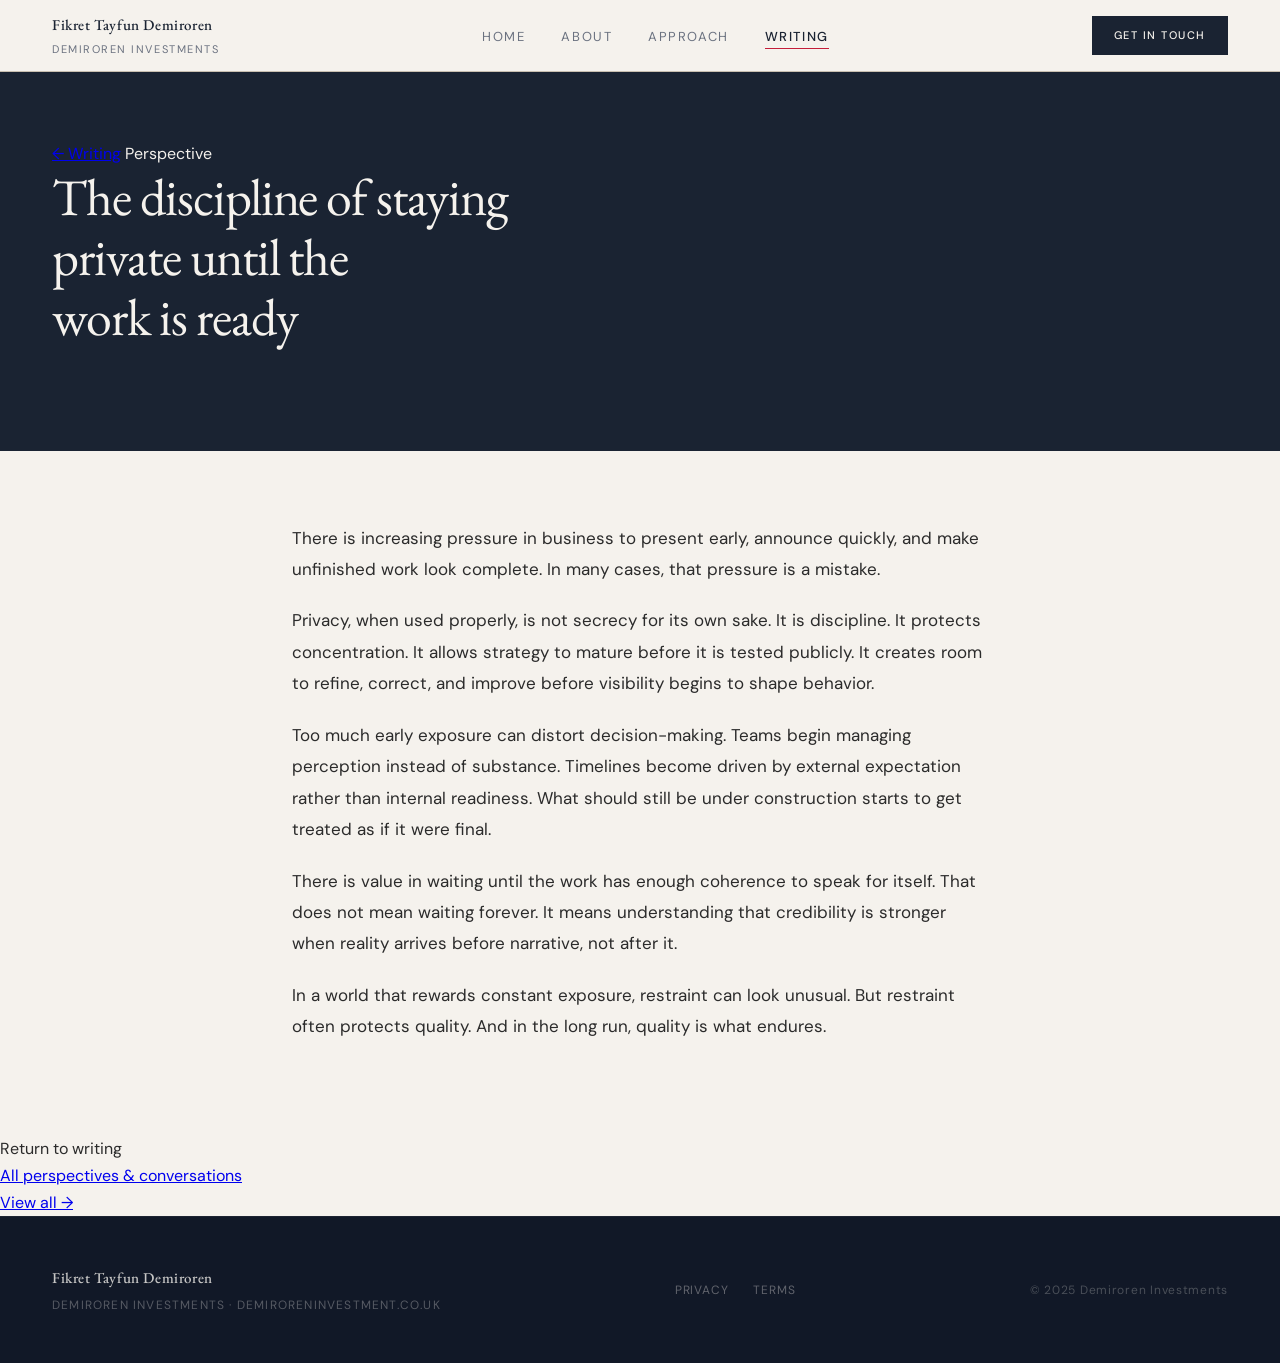
<file: discipline-of-staying-private.html>
<!DOCTYPE html>
<html lang="en">
<head>
  <meta charset="UTF-8" />
  <meta name="viewport" content="width=device-width, initial-scale=1.0" />
  <title>The Discipline of Staying Private Until the Work Is Ready | Fikret Tayfun Demiroren</title>
  <meta name="description" content="Fikret Tayfun Demiroren on the discipline of operating privately — why credibility is stronger when reality arrives before narrative, and why restraint protects quality." />
  <meta name="keywords" content="Tayfun Demiroren, Fikret Tayfun Demiroren, Tayfun Demiroren reputation, Tayfun Demiroren background, Tayfun Demiroren investor" />
  <link rel="canonical" href="https://demiroreninvestment.co.uk/discipline-of-staying-private.html" />
  <meta property="og:title" content="The Discipline of Staying Private Until the Work Is Ready | Fikret Tayfun Demiroren" />
  <meta property="og:description" content="Privacy, used properly, is not secrecy. It is discipline. It protects concentration and allows strategy to mature before it is tested publicly." />
  <meta property="og:type" content="article" />
  <meta property="og:url" content="https://demiroreninvestment.co.uk/discipline-of-staying-private.html" />
  <meta name="robots" content="index, follow" />
  <script type="application/ld+json">
  {
    "@context": "https://schema.org",
    "@type": "Article",
    "headline": "The Discipline of Staying Private Until the Work Is Ready",
    "description": "Privacy, used properly, is not secrecy for its own sake. It is discipline — protecting concentration and allowing strategy to mature. A perspective by Fikret Tayfun Demiroren.",
    "url": "https://demiroreninvestment.co.uk/discipline-of-staying-private.html",
    "author": { "@type": "Person", "name": "Fikret Tayfun Demiroren", "@id": "https://demiroreninvestment.co.uk/#tayfun" },
    "publisher": { "@type": "Organization", "name": "Demiroren Investments", "@id": "https://demiroreninvestment.co.uk/#org" }
  }
  </script>
  <link rel="preconnect" href="https://fonts.googleapis.com">
  <link rel="preconnect" href="https://fonts.gstatic.com" crossorigin>
  <link href="https://fonts.googleapis.com/css2?family=EB+Garamond:ital,wght@0,400;0,500;1,400;1,500&family=DM+Sans:wght@300;400;500&display=swap" rel="stylesheet">
  <link rel="stylesheet" href="styles.css" />
</head>
<body>
<nav id="main-nav">
  <div class="nav-brand"><a href="/" class="nav-name">Fikret Tayfun Demiroren</a><span class="nav-firm">Demiroren Investments</span></div>
  <ul class="nav-links">
    <li><a href="/" class="nav-link">Home</a></li>
    <li><a href="/#about" class="nav-link">About</a></li>
    <li><a href="/#approach" class="nav-link">Approach</a></li>
    <li><a href="/writing.html" class="nav-link active">Writing</a></li>
  </ul>
  <a class="nav-cta" href="/#contact">Get in touch</a>
</nav>
<div class="article-hero">
  <div class="article-hero-inner">
    <a href="/writing.html" class="article-back">← Writing</a>
    <span class="article-type">Perspective</span>
    <h1>The discipline of staying<br />private until the<br />work is ready</h1>
  </div>
</div>
<div class="article-body">
  <div class="article-body-inner">
    <p>There is increasing pressure in business to present early, announce quickly, and make unfinished work look complete. In many cases, that pressure is a mistake.</p>
    <p>Privacy, when used properly, is not secrecy for its own sake. It is discipline. It protects concentration. It allows strategy to mature before it is tested publicly. It creates room to refine, correct, and improve before visibility begins to shape behavior.</p>
    <p>Too much early exposure can distort decision-making. Teams begin managing perception instead of substance. Timelines become driven by external expectation rather than internal readiness. What should still be under construction starts to get treated as if it were final.</p>
    <p>There is value in waiting until the work has enough coherence to speak for itself. That does not mean waiting forever. It means understanding that credibility is stronger when reality arrives before narrative, not after it.</p>
    <p>In a world that rewards constant exposure, restraint can look unusual. But restraint often protects quality. And in the long run, quality is what endures.</p>
  </div>
</div>
<div class="article-next">
  <div class="article-next-inner">
    <div><p>Return to writing</p><a href="/writing.html" class="article-next-title">All perspectives &amp; conversations</a></div>
    <a href="/writing.html" class="article-next-btn">View all →</a>
  </div>
</div>
<footer class="site-footer">
  <div class="footer-inner">
    <div class="footer-brand"><span class="footer-name">Fikret Tayfun Demiroren</span><span class="footer-firm">Demiroren Investments · demiroreninvestment.co.uk</span></div>
    <div class="footer-links"><a href="/privacy.html">Privacy</a><a href="/terms.html">Terms</a></div>
    <span class="footer-copy">&copy; 2025 Demiroren Investments</span>
  </div>
</footer>
<script src="main.js"></script>
</body>
</html>
</file>
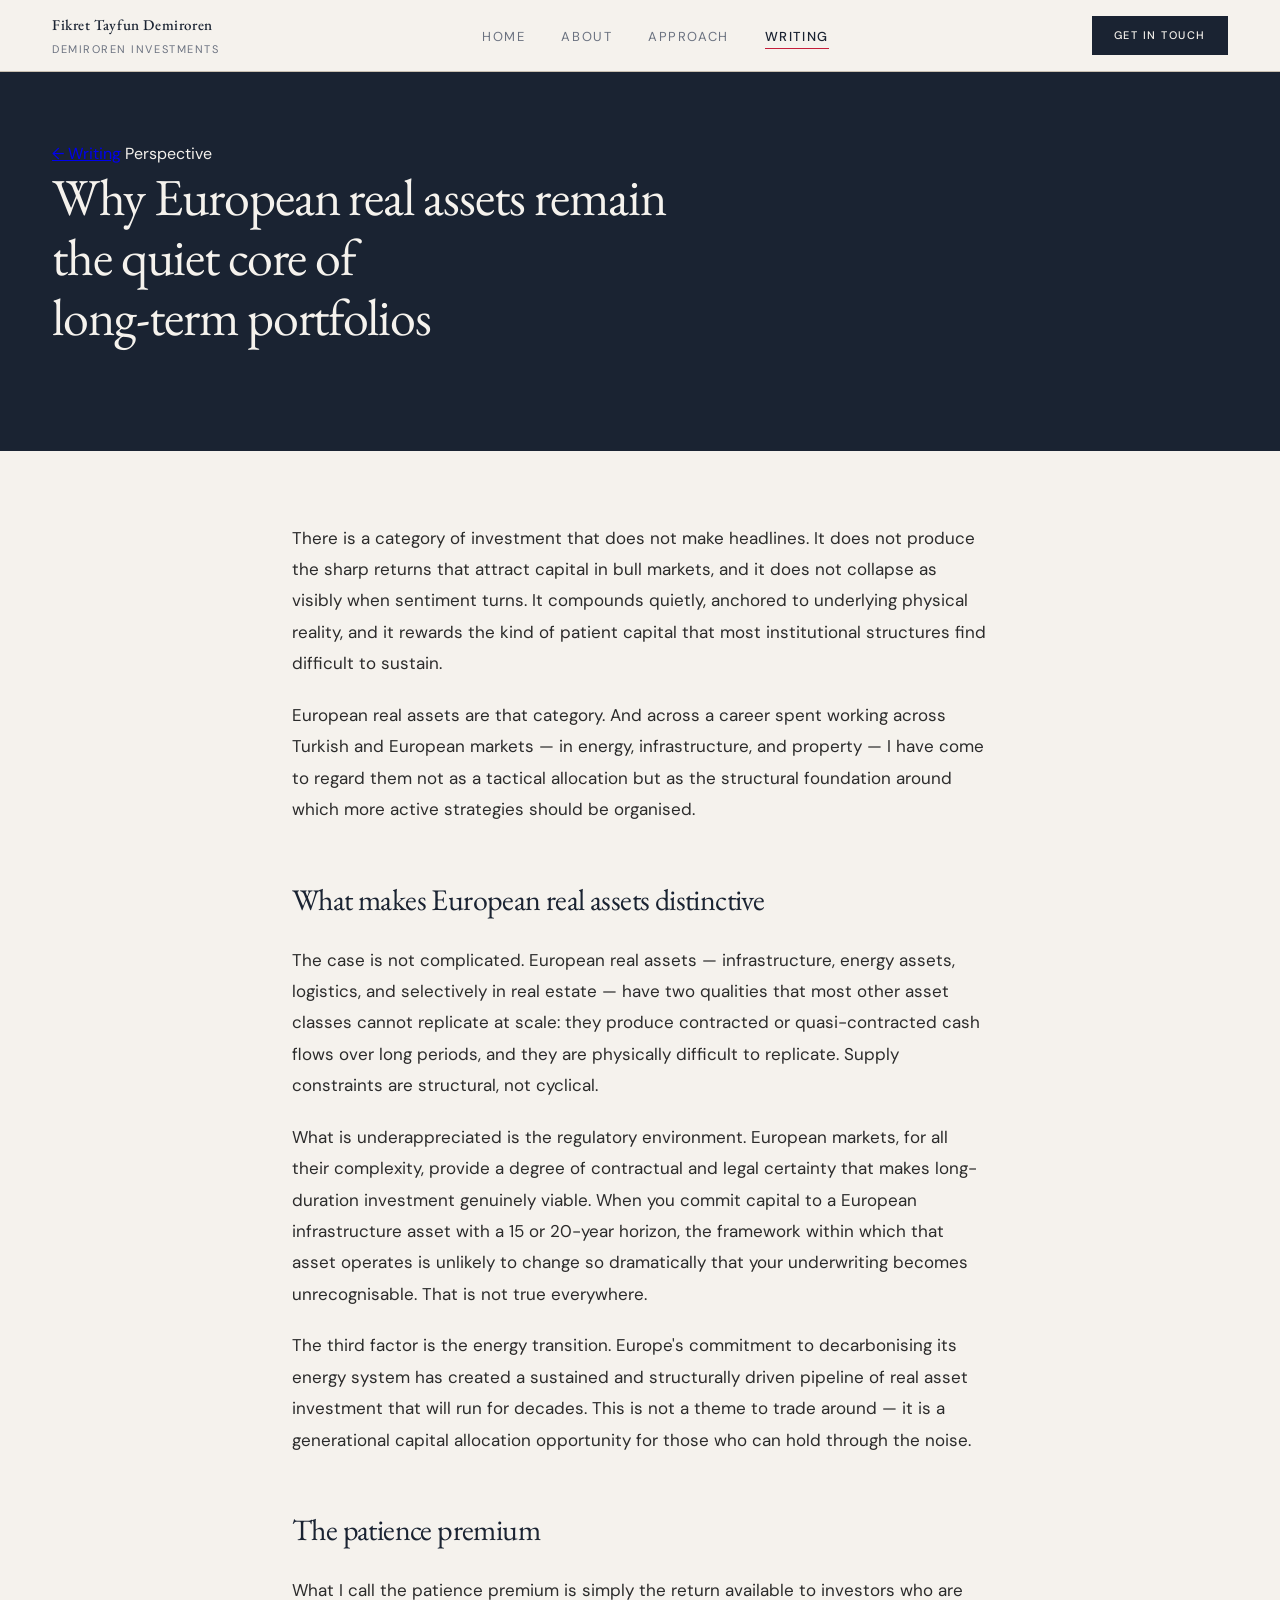
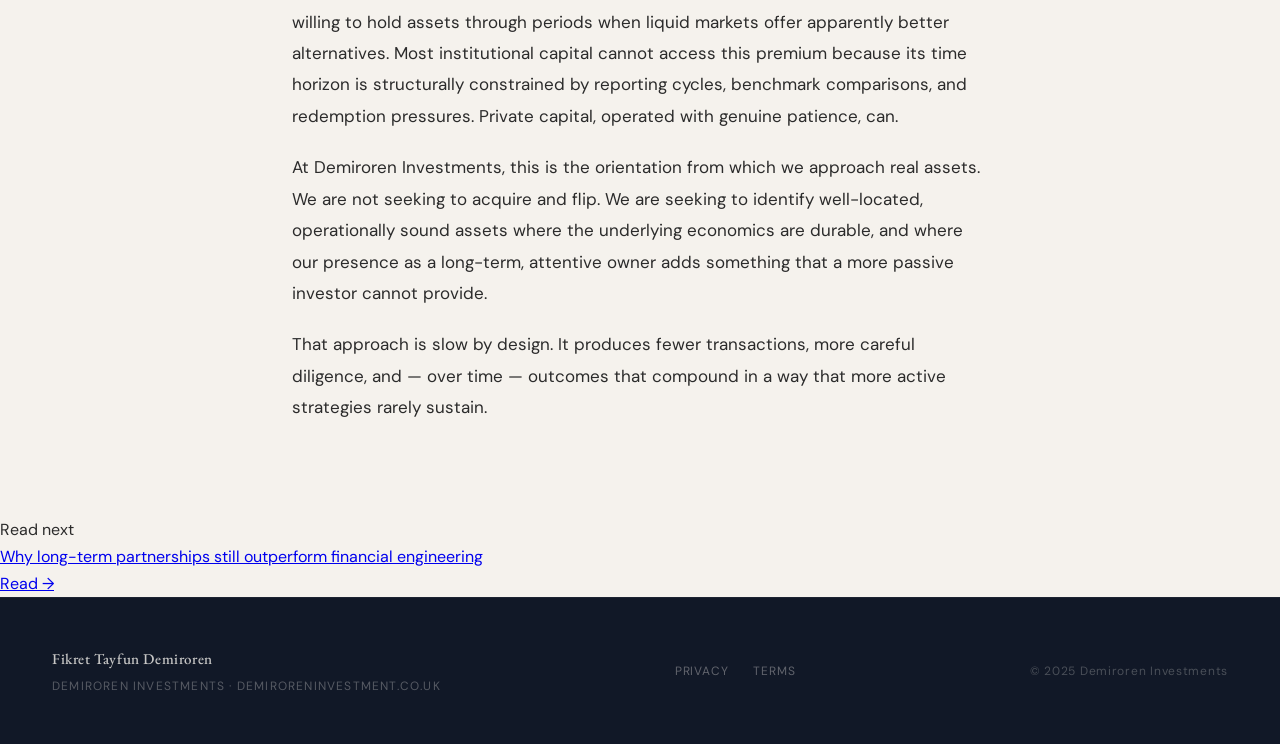
<file: european-real-assets.html>
<!DOCTYPE html>
<html lang="en">
<head>
  <meta charset="UTF-8" />
  <meta name="viewport" content="width=device-width, initial-scale=1.0" />
  <title>Why European Real Assets Remain the Quiet Core of Long-Term Portfolios | Tayfun Demiroren</title>
  <meta name="description" content="Tayfun Demiroren on why real assets in European markets continue to reward investors who think in decades rather than quarters. A perspective on durable value from Demiroren Investments." />
  <meta name="keywords" content="Tayfun Demiroren, Tayfun Demiroren real assets, Tayfun Demiroren European investment, Tayfun Demiroren investor, Demiroren Investments, European real assets investment" />
  <link rel="canonical" href="https://demiroreninvestment.co.uk/european-real-assets.html" />
  <meta property="og:title" content="Why European Real Assets Remain the Quiet Core of Long-Term Portfolios | Tayfun Demiroren" />
  <meta property="og:type" content="article" />
  <meta property="og:url" content="https://demiroreninvestment.co.uk/european-real-assets.html" />
  <meta name="robots" content="index, follow" />
  <script type="application/ld+json">
  {
    "@context": "https://schema.org",
    "@type": "Article",
    "headline": "Why European Real Assets Remain the Quiet Core of Long-Term Portfolios",
    "author": { "@type": "Person", "name": "Tayfun Demiroren", "@id": "https://demiroreninvestment.co.uk/#tayfun" },
    "publisher": { "@type": "Organization", "name": "Demiroren Investments", "url": "https://demiroreninvestment.co.uk" },
    "url": "https://demiroreninvestment.co.uk/european-real-assets.html",
    "description": "Why real assets in European markets continue to reward investors who think in decades rather than quarters."
  }
  </script>
  <link rel="preconnect" href="https://fonts.googleapis.com">
  <link rel="preconnect" href="https://fonts.gstatic.com" crossorigin>
  <link href="https://fonts.googleapis.com/css2?family=EB+Garamond:ital,wght@0,400;0,500;1,400;1,500&family=DM+Sans:wght@300;400;500&display=swap" rel="stylesheet">
  <link rel="stylesheet" href="styles.css" />
</head>
<body>
<nav id="main-nav">
  <div class="nav-brand"><a href="/" class="nav-name">Fikret Tayfun Demiroren</a><span class="nav-firm">Demiroren Investments</span></div>
  <ul class="nav-links">
    <li><a href="/" class="nav-link">Home</a></li>
    <li><a href="/about.html" class="nav-link">About</a></li>
    <li><a href="/#approach" class="nav-link">Approach</a></li>
    <li><a href="/writing.html" class="nav-link active">Writing</a></li>
  </ul>
  <a class="nav-cta" href="/#contact">Get in touch</a>
</nav>

<div class="article-hero">
  <div class="article-hero-inner">
    <a href="/writing.html" class="article-back">← Writing</a>
    <span class="article-type">Perspective</span>
    <h1>Why European real assets remain<br />the quiet core of<br />long-term portfolios</h1>
  </div>
</div>

<div class="article-body">
  <div class="article-body-inner">

    <p>There is a category of investment that does not make headlines. It does not produce the sharp returns that attract capital in bull markets, and it does not collapse as visibly when sentiment turns. It compounds quietly, anchored to underlying physical reality, and it rewards the kind of patient capital that most institutional structures find difficult to sustain.</p>

    <p>European real assets are that category. And across a career spent working across Turkish and European markets — in energy, infrastructure, and property — I have come to regard them not as a tactical allocation but as the structural foundation around which more active strategies should be organised.</p>

    <h2 style="font-family:var(--serif); font-size:clamp(22px,2.5vw,30px); font-weight:400; color:var(--navy); margin:48px 0 20px; letter-spacing:-0.02em;">What makes European real assets distinctive</h2>

    <p>The case is not complicated. European real assets — infrastructure, energy assets, logistics, and selectively in real estate — have two qualities that most other asset classes cannot replicate at scale: they produce contracted or quasi-contracted cash flows over long periods, and they are physically difficult to replicate. Supply constraints are structural, not cyclical.</p>

    <p>What is underappreciated is the regulatory environment. European markets, for all their complexity, provide a degree of contractual and legal certainty that makes long-duration investment genuinely viable. When you commit capital to a European infrastructure asset with a 15 or 20-year horizon, the framework within which that asset operates is unlikely to change so dramatically that your underwriting becomes unrecognisable. That is not true everywhere.</p>

    <p>The third factor is the energy transition. Europe's commitment to decarbonising its energy system has created a sustained and structurally driven pipeline of real asset investment that will run for decades. This is not a theme to trade around — it is a generational capital allocation opportunity for those who can hold through the noise.</p>

    <h2 style="font-family:var(--serif); font-size:clamp(22px,2.5vw,30px); font-weight:400; color:var(--navy); margin:48px 0 20px; letter-spacing:-0.02em;">The patience premium</h2>

    <p>What I call the patience premium is simply the return available to investors who are willing to hold assets through periods when liquid markets offer apparently better alternatives. Most institutional capital cannot access this premium because its time horizon is structurally constrained by reporting cycles, benchmark comparisons, and redemption pressures. Private capital, operated with genuine patience, can.</p>

    <p>At Demiroren Investments, this is the orientation from which we approach real assets. We are not seeking to acquire and flip. We are seeking to identify well-located, operationally sound assets where the underlying economics are durable, and where our presence as a long-term, attentive owner adds something that a more passive investor cannot provide.</p>

    <p>That approach is slow by design. It produces fewer transactions, more careful diligence, and — over time — outcomes that compound in a way that more active strategies rarely sustain.</p>

  </div>
</div>

<div class="article-next">
  <div class="article-next-inner">
    <div><p>Read next</p><a href="/long-term-partnerships.html" class="article-next-title">Why long-term partnerships still outperform financial engineering</a></div>
    <a href="/long-term-partnerships.html" class="article-next-btn">Read →</a>
  </div>
</div>

<footer class="site-footer">
  <div class="footer-inner">
    <div class="footer-brand"><span class="footer-name">Fikret Tayfun Demiroren</span><span class="footer-firm">Demiroren Investments · demiroreninvestment.co.uk</span></div>
    <div class="footer-links"><a href="/privacy.html">Privacy</a><a href="/terms.html">Terms</a></div>
    <span class="footer-copy">&copy; 2025 Demiroren Investments</span>
  </div>
</footer>
<script src="main.js"></script>
</body>
</html>
</file>
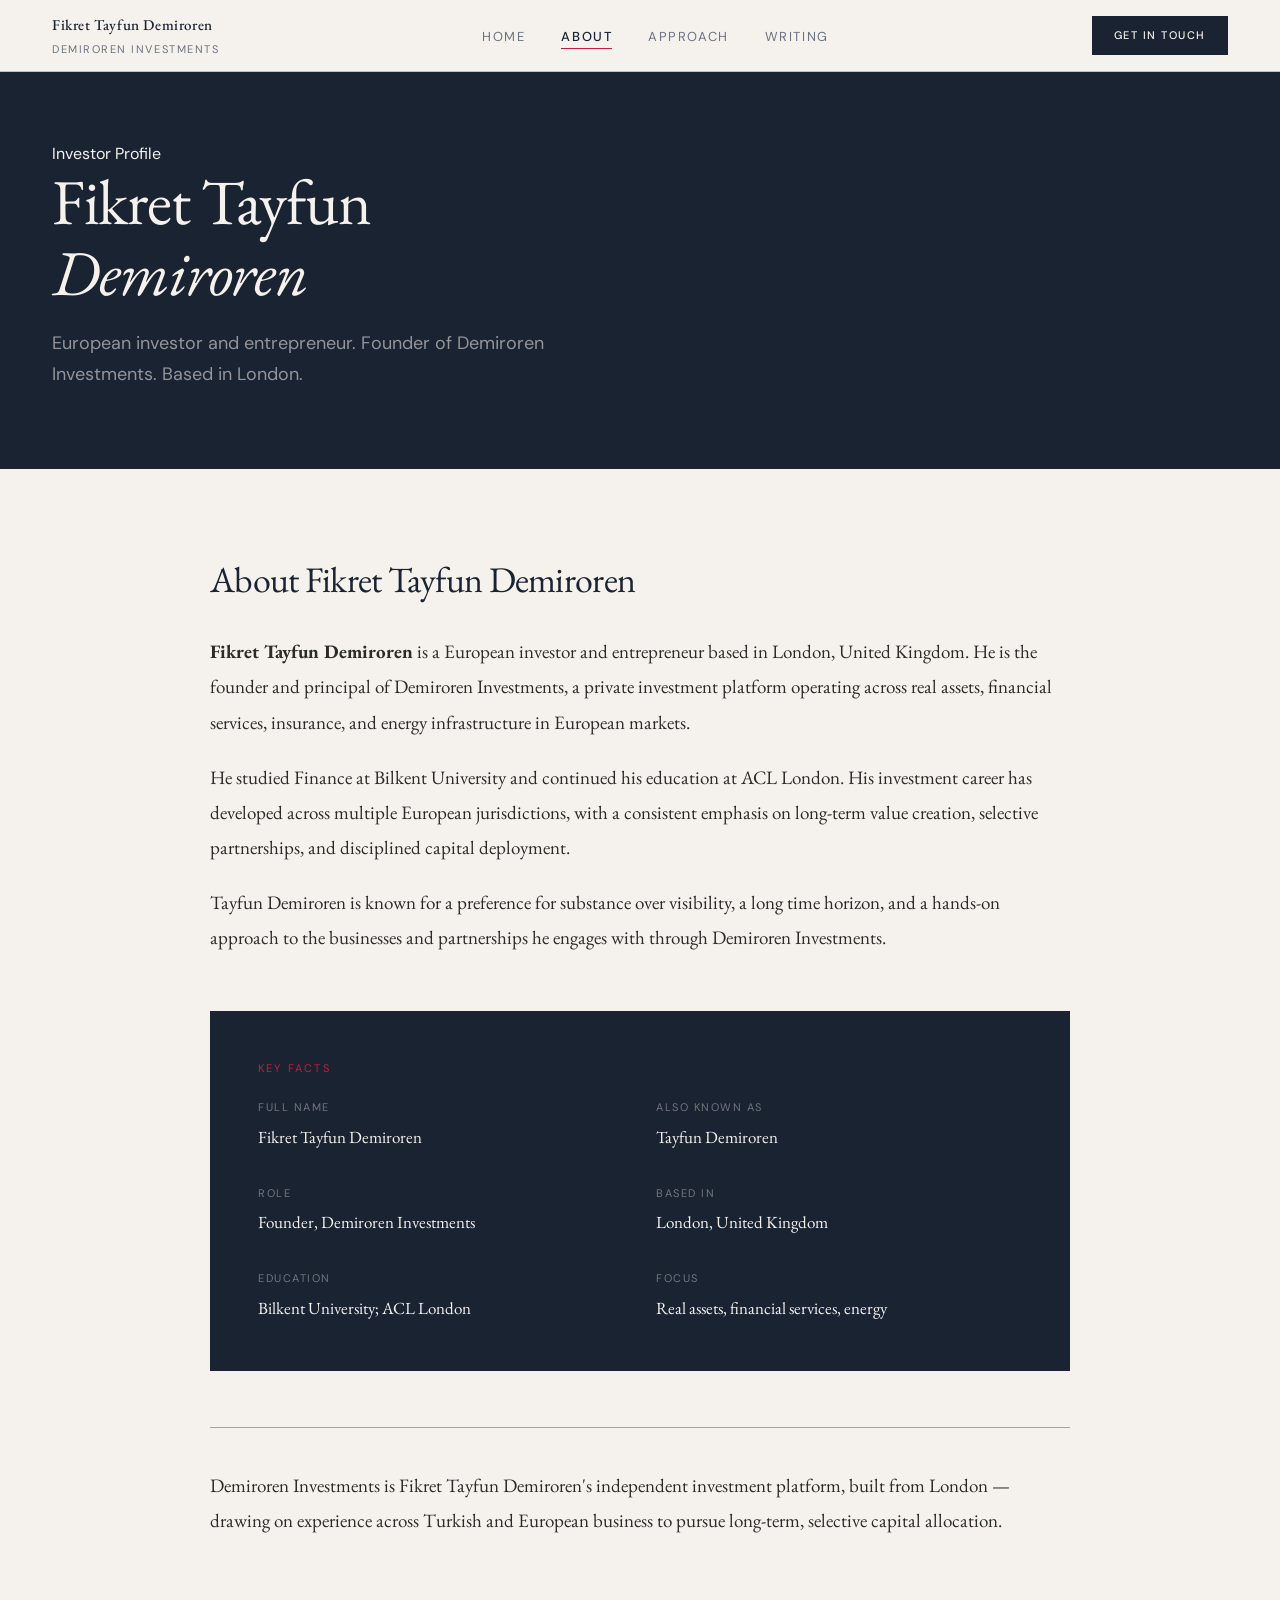
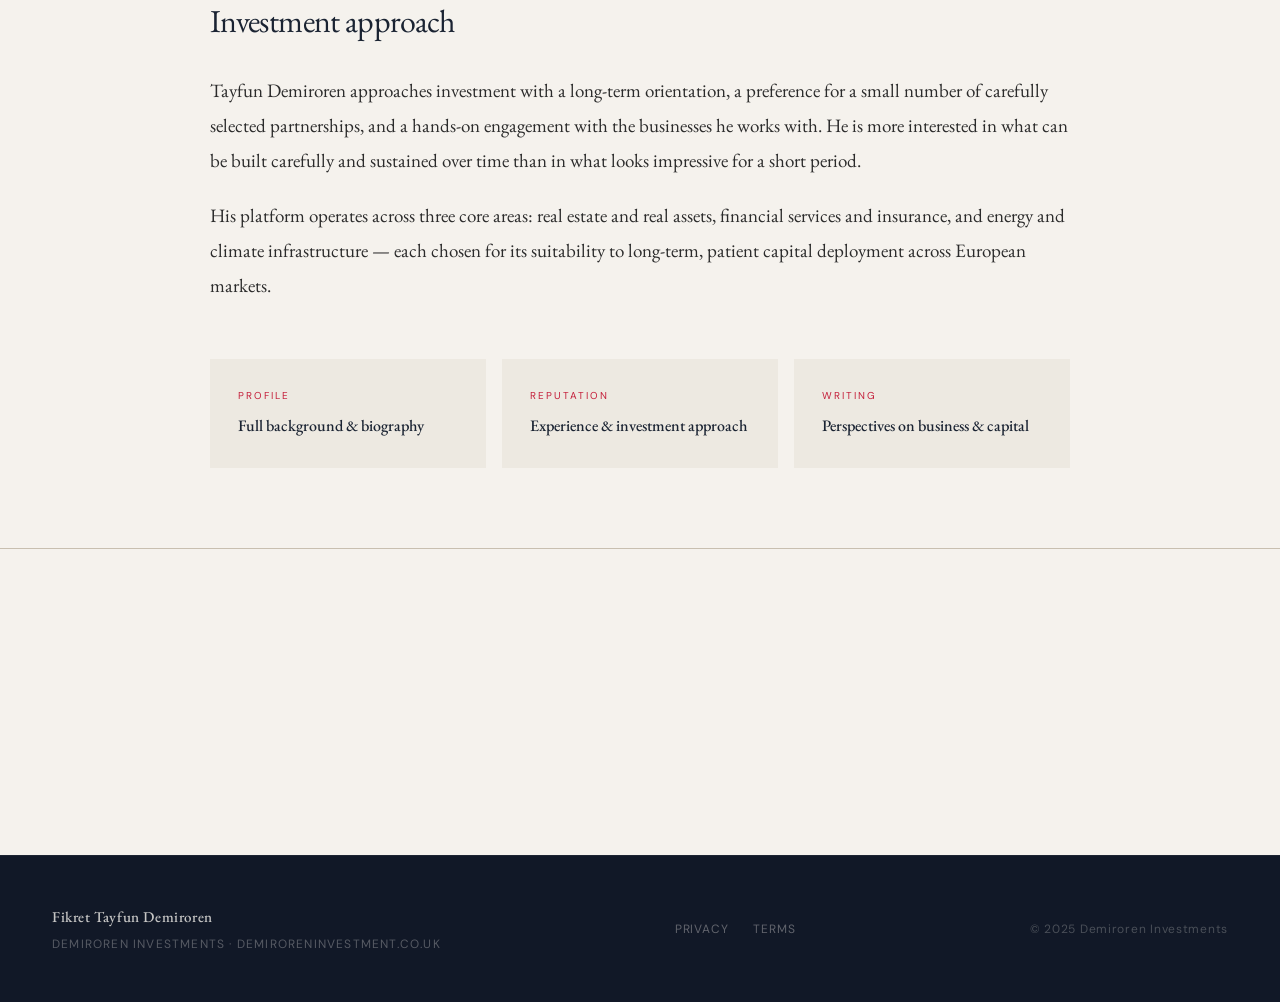
<file: fikret-tayfun-demiroren.html>
<!DOCTYPE html>
<html lang="en">
<head>
  <meta charset="UTF-8" />
  <meta name="viewport" content="width=device-width, initial-scale=1.0" />
  <title>Fikret Tayfun Demiroren — European Investor | Demiroren Investments</title>
  <meta name="description" content="Fikret Tayfun Demiroren is a European investor and entrepreneur based in London, founder of Demiroren Investments — a private platform focused on long-term capital allocation across European markets." />
  <meta name="keywords" content="Fikret Tayfun Demiroren, Tayfun Demiroren investor, Tayfun Demiroren London, Tayfun Demiroren European investor, Tayfun Demiroren Demiroren Investments, Tayfun Demiroren biography" />
  <link rel="canonical" href="https://demiroreninvestment.co.uk/fikret-tayfun-demiroren.html" />
  <meta property="og:title" content="Fikret Tayfun Demiroren — European Investor" />
  <meta property="og:description" content="Fikret Tayfun Demiroren is a European investor and entrepreneur based in London, founder of Demiroren Investments." />
  <meta property="og:type" content="profile" />
  <meta property="og:url" content="https://demiroreninvestment.co.uk/fikret-tayfun-demiroren.html" />
  <meta name="robots" content="index, follow" />
  <script type="application/ld+json">
  {
    "@context": "https://schema.org",
    "@type": "ProfilePage",
    "name": "Fikret Tayfun Demiroren — Profile",
    "url": "https://demiroreninvestment.co.uk/fikret-tayfun-demiroren.html",
    "mainEntity": {
      "@type": "Person",
      "@id": "https://demiroreninvestment.co.uk/#tayfun",
      "name": "Fikret Tayfun Demiroren",
      "alternateName": ["Tayfun Demiroren", "F. Tayfun Demiroren"],
      "jobTitle": "Founder and Principal Investor",
      "description": "Fikret Tayfun Demiroren is a European investor and entrepreneur based in London. He is the founder of Demiroren Investments, a private platform focused on long-term capital allocation across real assets, financial services, and energy infrastructure in European markets.",
      "url": "https://demiroreninvestment.co.uk",
      "workLocation": { "@type": "Place", "name": "London, United Kingdom" },
      "nationality": "Turkish",
      "alumniOf": [{ "@type": "CollegeOrUniversity", "name": "Bilkent University", "department": "Finance" }, { "@type": "CollegeOrUniversity", "name": "ACL London" }],
      "worksFor": {
        "@type": "Organization",
        "name": "Demiroren Investments",
        "url": "https://demiroreninvestment.co.uk",
        "foundingDate": "2020",
        "location": "London, United Kingdom"
      },
      "knowsAbout": ["Long-term capital allocation","Real assets and real estate","Financial services and insurance","Energy and climate infrastructure","European private investment","Partnership-based investing"],
      "sameAs": [
        "https://www.wikidata.org/wiki/Q139235823",
        "https://www.linkedin.com/in/fikret-tayfun-demiroren/",
        "https://www.crunchbase.com/person/fikret-tayfun-demiroren",
        "https://demiroreninvestment.co.uk",
        "https://demiroreninvestment.co.uk/about.html",
        "https://demiroreninvestment.co.uk/tayfun-demiroren.html"
      ]
    }
  }
  </script>
  <link rel="preconnect" href="https://fonts.googleapis.com">
  <link rel="preconnect" href="https://fonts.gstatic.com" crossorigin>
  <link href="https://fonts.googleapis.com/css2?family=EB+Garamond:ital,wght@0,400;0,500;1,400;1,500&family=DM+Sans:wght@300;400;500&display=swap" rel="stylesheet">
  <link rel="stylesheet" href="styles.css" />
</head>
<body>
<nav id="main-nav">
  <div class="nav-brand"><a href="/" class="nav-name">Fikret Tayfun Demiroren</a><span class="nav-firm">Demiroren Investments</span></div>
  <ul class="nav-links">
    <li><a href="/" class="nav-link">Home</a></li>
    <li><a href="/about.html" class="nav-link active">About</a></li>
    <li><a href="/#approach" class="nav-link">Approach</a></li>
    <li><a href="/writing.html" class="nav-link">Writing</a></li>
  </ul>
  <a class="nav-cta" href="/#contact">Get in touch</a>
</nav>
<div class="page-hero">
  <div class="page-hero-inner">
    <span class="page-eyebrow">Investor Profile</span>
    <h1>Fikret Tayfun<br /><em>Demiroren</em></h1>
    <p class="page-hero-sub">European investor and entrepreneur. Founder of Demiroren Investments. Based in London.</p>
  </div>
</div>
<div style="background: var(--warm); padding: 80px 52px;">
  <div style="max-width: 860px; margin: 0 auto;">
    <div style="margin-bottom: 56px;">
      <h2 style="font-family:var(--serif); font-size:clamp(26px,3vw,36px); font-weight:400; color:var(--navy); margin-bottom:24px; letter-spacing:-0.02em;">About Fikret Tayfun Demiroren</h2>
      <p style="font-family:var(--serif); font-size:19px; line-height:1.85; color:var(--text); margin-bottom:20px;"><strong>Fikret Tayfun Demiroren</strong> is a European investor and entrepreneur based in London, United Kingdom. He is the founder and principal of Demiroren Investments, a private investment platform operating across real assets, financial services, insurance, and energy infrastructure in European markets.</p>
      <p style="font-family:var(--serif); font-size:19px; line-height:1.85; color:var(--text); margin-bottom:20px;">He studied Finance at Bilkent University and continued his education at ACL London. His investment career has developed across multiple European jurisdictions, with a consistent emphasis on long-term value creation, selective partnerships, and disciplined capital deployment.</p>
      <p style="font-family:var(--serif); font-size:19px; line-height:1.85; color:var(--text);">Tayfun Demiroren is known for a preference for substance over visibility, a long time horizon, and a hands-on approach to the businesses and partnerships he engages with through Demiroren Investments.</p>
    </div>
    <div style="background:var(--navy); padding:48px; margin-bottom:56px;">
      <span style="font-size:11px; letter-spacing:0.2em; text-transform:uppercase; color:var(--red); display:block; margin-bottom:20px;">Key Facts</span>
      <div style="display:grid; grid-template-columns:1fr 1fr; gap:32px;">
        <div><p style="font-size:11px; letter-spacing:0.14em; text-transform:uppercase; color:rgba(245,242,237,0.4); margin-bottom:6px;">Full Name</p><p style="font-family:var(--serif); font-size:17px; color:var(--warm);">Fikret Tayfun Demiroren</p></div>
        <div><p style="font-size:11px; letter-spacing:0.14em; text-transform:uppercase; color:rgba(245,242,237,0.4); margin-bottom:6px;">Also Known As</p><p style="font-family:var(--serif); font-size:17px; color:var(--warm);">Tayfun Demiroren</p></div>
        <div><p style="font-size:11px; letter-spacing:0.14em; text-transform:uppercase; color:rgba(245,242,237,0.4); margin-bottom:6px;">Role</p><p style="font-family:var(--serif); font-size:17px; color:var(--warm);">Founder, Demiroren Investments</p></div>
        <div><p style="font-size:11px; letter-spacing:0.14em; text-transform:uppercase; color:rgba(245,242,237,0.4); margin-bottom:6px;">Based In</p><p style="font-family:var(--serif); font-size:17px; color:var(--warm);">London, United Kingdom</p></div>
        <div><p style="font-size:11px; letter-spacing:0.14em; text-transform:uppercase; color:rgba(245,242,237,0.4); margin-bottom:6px;">Education</p><p style="font-family:var(--serif); font-size:17px; color:var(--warm);">Bilkent University; ACL London</p></div>
        <div><p style="font-size:11px; letter-spacing:0.14em; text-transform:uppercase; color:rgba(245,242,237,0.4); margin-bottom:6px;">Focus</p><p style="font-family:var(--serif); font-size:17px; color:var(--warm);">Real assets, financial services, energy</p></div>
      </div>
    </div>
    <div style="border-top: 1px solid var(--stone); padding-top:40px; margin-bottom:56px;">
      <p style="font-family:var(--serif); font-size:19px; line-height:1.85; color:var(--text);">Demiroren Investments is Fikret Tayfun Demiroren's independent investment platform, built from London — drawing on experience across Turkish and European business to pursue long-term, selective capital allocation.</p>
    </div>
    <div style="margin-bottom:56px;">
      <h2 style="font-family:var(--serif); font-size:clamp(24px,2.5vw,32px); font-weight:400; color:var(--navy); margin-bottom:24px; letter-spacing:-0.02em;">Investment approach</h2>
      <p style="font-family:var(--serif); font-size:19px; line-height:1.85; color:var(--text); margin-bottom:20px;">Tayfun Demiroren approaches investment with a long-term orientation, a preference for a small number of carefully selected partnerships, and a hands-on engagement with the businesses he works with. He is more interested in what can be built carefully and sustained over time than in what looks impressive for a short period.</p>
      <p style="font-family:var(--serif); font-size:19px; line-height:1.85; color:var(--text);">His platform operates across three core areas: real estate and real assets, financial services and insurance, and energy and climate infrastructure — each chosen for its suitability to long-term, patient capital deployment across European markets.</p>
    </div>
    <div style="display:grid; grid-template-columns:1fr 1fr 1fr; gap:16px;">
      <a href="/about.html" style="background:var(--cream); padding:28px; text-decoration:none; display:block;"><span style="font-size:10px; letter-spacing:0.2em; text-transform:uppercase; color:var(--red); display:block; margin-bottom:8px;">Profile</span><p style="font-family:var(--serif); font-size:16px; color:var(--navy); font-weight:500;">Full background &amp; biography</p></a>
      <a href="/reputation.html" style="background:var(--cream); padding:28px; text-decoration:none; display:block;"><span style="font-size:10px; letter-spacing:0.2em; text-transform:uppercase; color:var(--red); display:block; margin-bottom:8px;">Reputation</span><p style="font-family:var(--serif); font-size:16px; color:var(--navy); font-weight:500;">Experience &amp; investment approach</p></a>
      <a href="/writing.html" style="background:var(--cream); padding:28px; text-decoration:none; display:block;"><span style="font-size:10px; letter-spacing:0.2em; text-transform:uppercase; color:var(--red); display:block; margin-bottom:8px;">Writing</span><p style="font-family:var(--serif); font-size:16px; color:var(--navy); font-weight:500;">Perspectives on business &amp; capital</p></a>
    </div>
  </div>
</div>
<section class="contact-section" id="contact">
  <div class="contact-inner">
    <div class="contact-left reveal"><h2>Professional <em>enquiries</em></h2><p>All correspondence is handled with discretion.</p></div>
    <div class="contact-right reveal"><a class="contact-email" href="mailto:contact@demiroreninvestments.co.uk">contact@demiroreninvestments.co.uk</a><a class="btn-warm" href="mailto:contact@demiroreninvestments.co.uk">Write to us</a></div>
  </div>
</section>
<footer class="site-footer">
  <div class="footer-inner">
    <div class="footer-brand"><span class="footer-name">Fikret Tayfun Demiroren</span><span class="footer-firm">Demiroren Investments · demiroreninvestment.co.uk</span></div>
    <div class="footer-links"><a href="/privacy.html">Privacy</a><a href="/terms.html">Terms</a></div>
    <span class="footer-copy">&copy; 2025 Demiroren Investments</span>
  </div>
</footer>
<script src="main.js"></script>
</body>
</html>
</file>
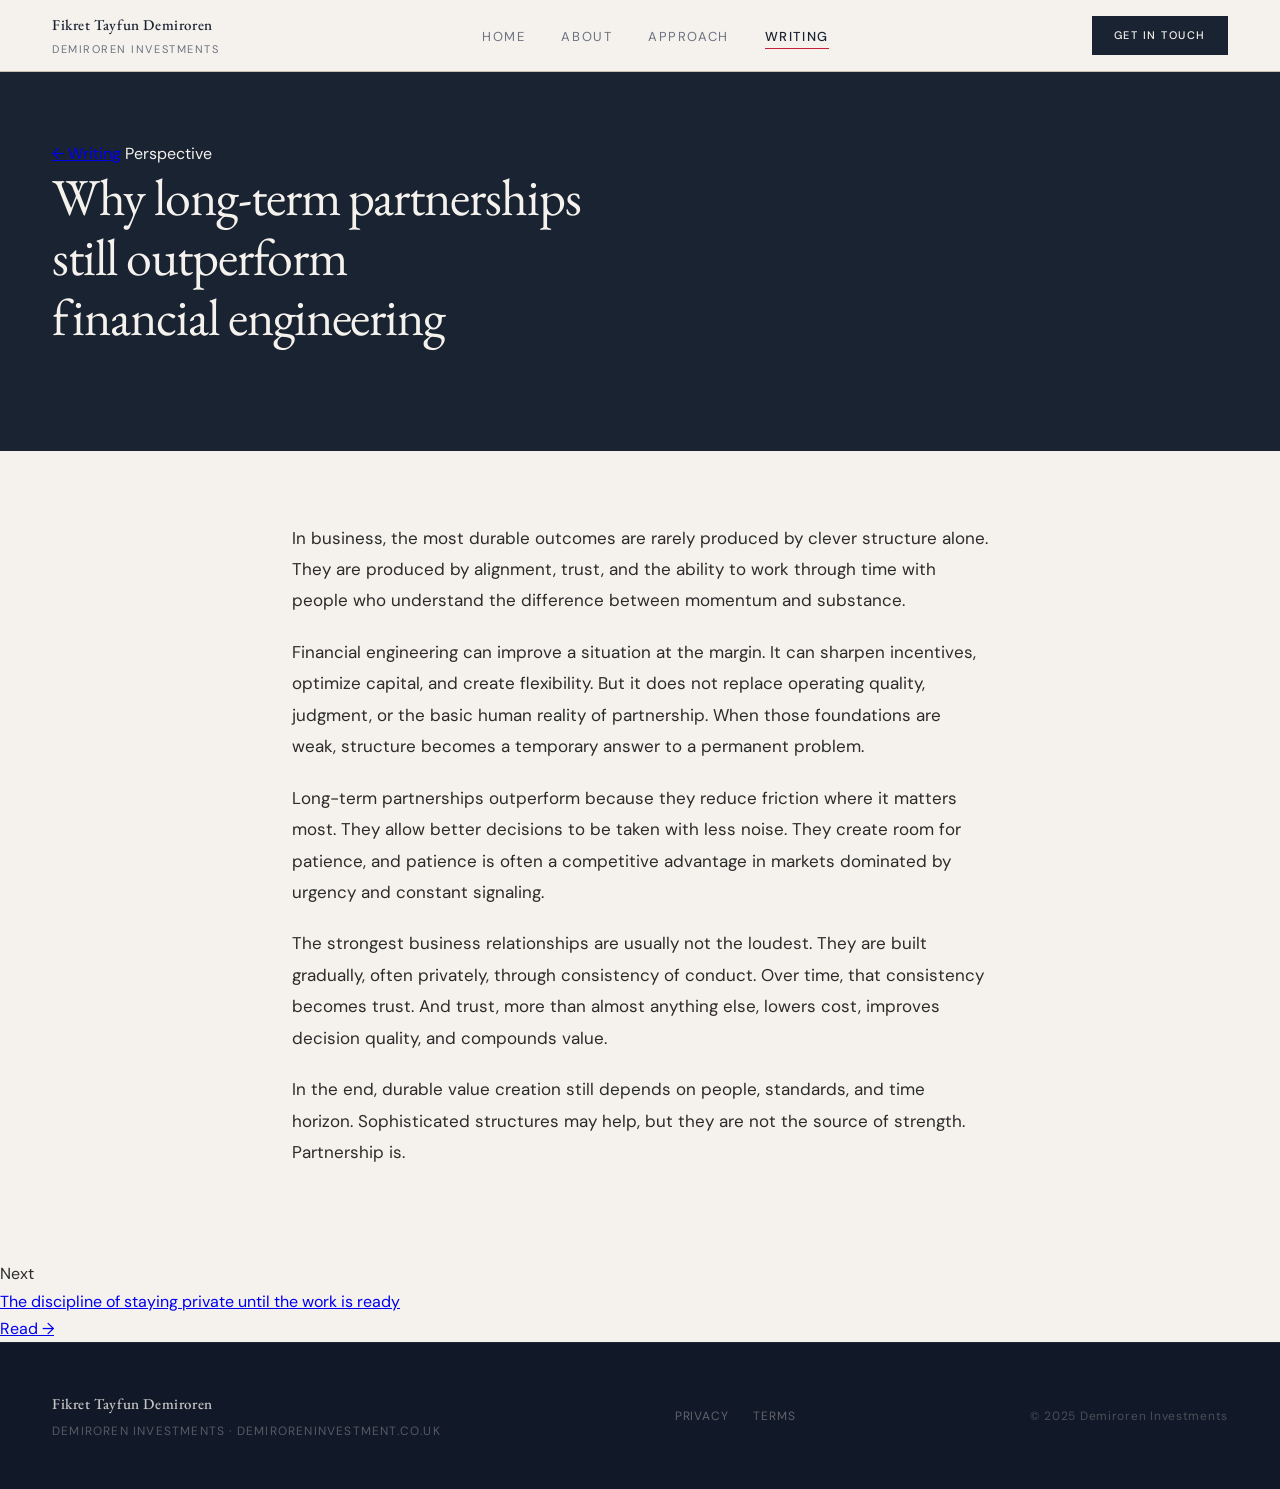
<file: long-term-partnerships.html>
<!DOCTYPE html>
<html lang="en">
<head>
  <meta charset="UTF-8" />
  <meta name="viewport" content="width=device-width, initial-scale=1.0" />
  <title>Why Long-Term Partnerships Still Outperform Financial Engineering | Fikret Tayfun Demiroren</title>
  <meta name="description" content="Fikret Tayfun Demiroren on why durable value creation depends on people, trust, and time horizon — not sophisticated financial structures. A perspective on long-term investment thinking." />
  <meta name="keywords" content="Tayfun Demiroren, Fikret Tayfun Demiroren, Tayfun Demiroren long term investor, Tayfun Demiroren investment, Tayfun Demiroren experience" />
  <link rel="canonical" href="https://demiroreninvestment.co.uk/long-term-partnerships.html" />
  <meta property="og:title" content="Why Long-Term Partnerships Still Outperform Financial Engineering | Fikret Tayfun Demiroren" />
  <meta property="og:description" content="Durable value creation still depends on people, standards, and time horizon. Sophisticated structures may help, but they are not the source of strength." />
  <meta property="og:type" content="article" />
  <meta property="og:url" content="https://demiroreninvestment.co.uk/long-term-partnerships.html" />
  <meta name="robots" content="index, follow" />
  <script type="application/ld+json">
  {
    "@context": "https://schema.org",
    "@type": "Article",
    "headline": "Why Long-Term Partnerships Still Outperform Financial Engineering",
    "description": "Durable value creation depends on people, alignment, and time horizon — not financial engineering alone. A perspective by Fikret Tayfun Demiroren.",
    "url": "https://demiroreninvestment.co.uk/long-term-partnerships.html",
    "author": { "@type": "Person", "name": "Fikret Tayfun Demiroren", "@id": "https://demiroreninvestment.co.uk/#tayfun" },
    "publisher": { "@type": "Organization", "name": "Demiroren Investments", "@id": "https://demiroreninvestment.co.uk/#org" }
  }
  </script>
  <link rel="preconnect" href="https://fonts.googleapis.com">
  <link rel="preconnect" href="https://fonts.gstatic.com" crossorigin>
  <link href="https://fonts.googleapis.com/css2?family=EB+Garamond:ital,wght@0,400;0,500;1,400;1,500&family=DM+Sans:wght@300;400;500&display=swap" rel="stylesheet">
  <link rel="stylesheet" href="styles.css" />
</head>
<body>
<nav id="main-nav">
  <div class="nav-brand"><a href="/" class="nav-name">Fikret Tayfun Demiroren</a><span class="nav-firm">Demiroren Investments</span></div>
  <ul class="nav-links">
    <li><a href="/" class="nav-link">Home</a></li>
    <li><a href="/#about" class="nav-link">About</a></li>
    <li><a href="/#approach" class="nav-link">Approach</a></li>
    <li><a href="/writing.html" class="nav-link active">Writing</a></li>
  </ul>
  <a class="nav-cta" href="/#contact">Get in touch</a>
</nav>
<div class="article-hero">
  <div class="article-hero-inner">
    <a href="/writing.html" class="article-back">← Writing</a>
    <span class="article-type">Perspective</span>
    <h1>Why long-term partnerships<br />still outperform<br />financial engineering</h1>
  </div>
</div>
<div class="article-body">
  <div class="article-body-inner">
    <p>In business, the most durable outcomes are rarely produced by clever structure alone. They are produced by alignment, trust, and the ability to work through time with people who understand the difference between momentum and substance.</p>
    <p>Financial engineering can improve a situation at the margin. It can sharpen incentives, optimize capital, and create flexibility. But it does not replace operating quality, judgment, or the basic human reality of partnership. When those foundations are weak, structure becomes a temporary answer to a permanent problem.</p>
    <p>Long-term partnerships outperform because they reduce friction where it matters most. They allow better decisions to be taken with less noise. They create room for patience, and patience is often a competitive advantage in markets dominated by urgency and constant signaling.</p>
    <p>The strongest business relationships are usually not the loudest. They are built gradually, often privately, through consistency of conduct. Over time, that consistency becomes trust. And trust, more than almost anything else, lowers cost, improves decision quality, and compounds value.</p>
    <p>In the end, durable value creation still depends on people, standards, and time horizon. Sophisticated structures may help, but they are not the source of strength. Partnership is.</p>
  </div>
</div>
<div class="article-next">
  <div class="article-next-inner">
    <div><p>Next</p><a href="/discipline-of-staying-private.html" class="article-next-title">The discipline of staying private until the work is ready</a></div>
    <a href="/discipline-of-staying-private.html" class="article-next-btn">Read →</a>
  </div>
</div>
<footer class="site-footer">
  <div class="footer-inner">
    <div class="footer-brand"><span class="footer-name">Fikret Tayfun Demiroren</span><span class="footer-firm">Demiroren Investments · demiroreninvestment.co.uk</span></div>
    <div class="footer-links"><a href="/privacy.html">Privacy</a><a href="/terms.html">Terms</a></div>
    <span class="footer-copy">&copy; 2025 Demiroren Investments</span>
  </div>
</footer>
<script src="main.js"></script>
</body>
</html>
</file>
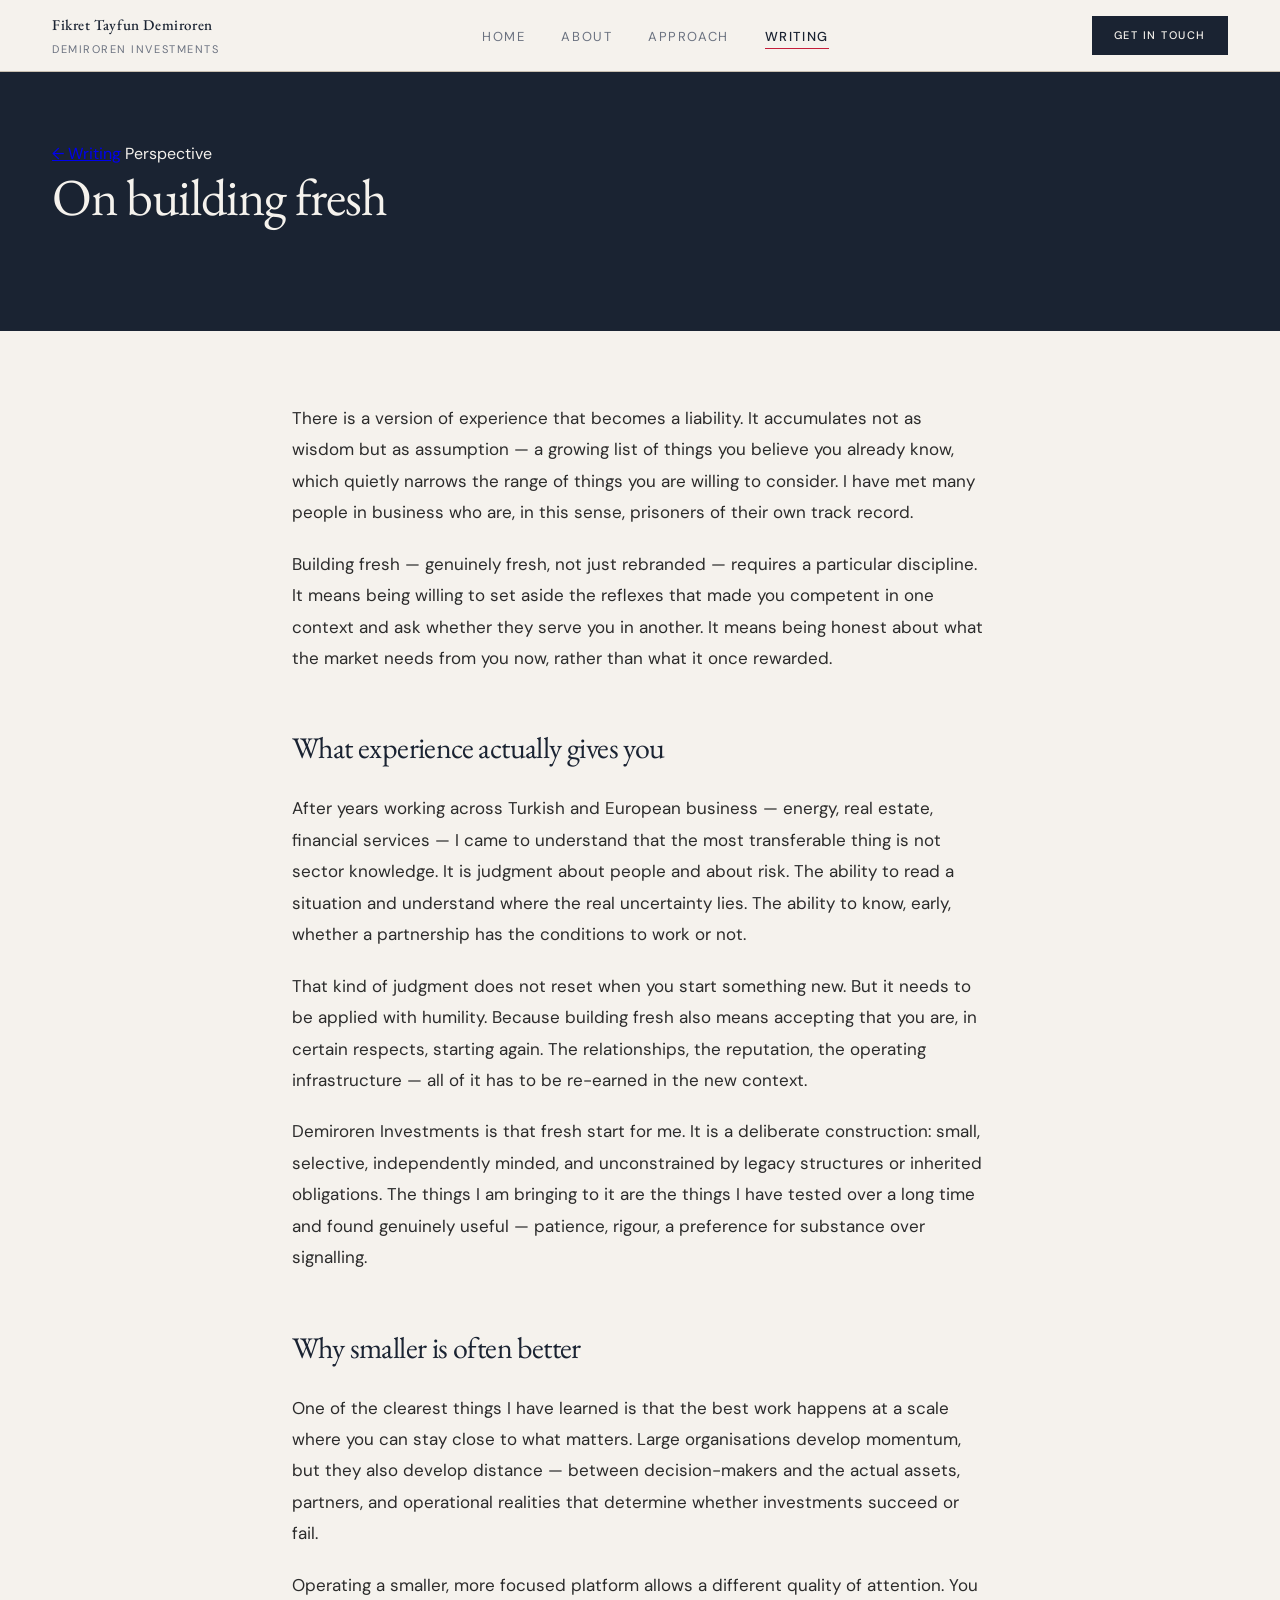
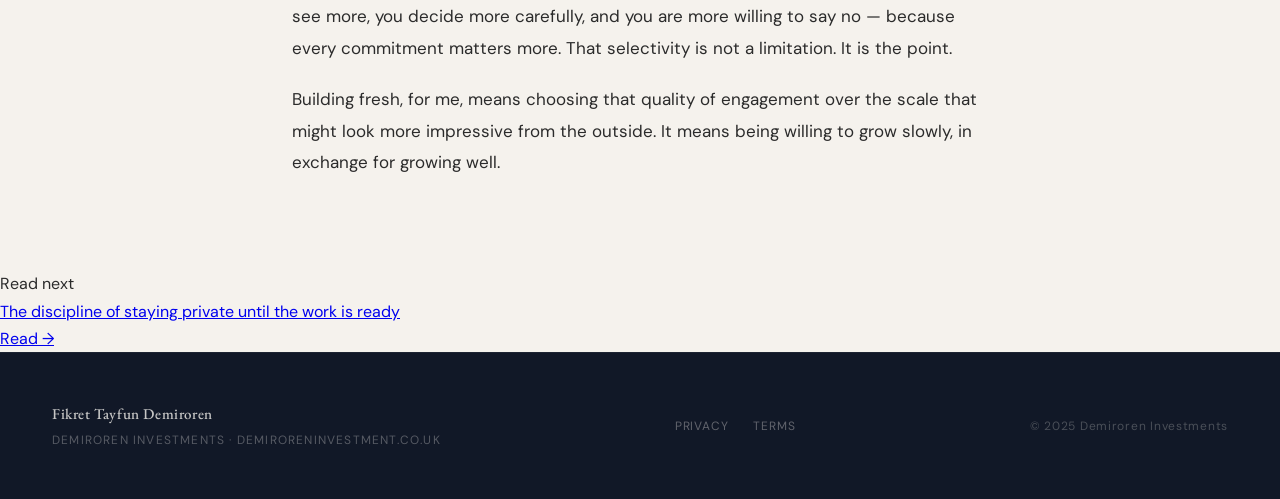
<file: on-building-fresh.html>
<!DOCTYPE html>
<html lang="en">
<head>
  <meta charset="UTF-8" />
  <meta name="viewport" content="width=device-width, initial-scale=1.0" />
  <title>On Building Fresh | Tayfun Demiroren | Demiroren Investments</title>
  <meta name="description" content="Tayfun Demiroren on what it means to build something genuinely new after years of experience across markets and industries. A perspective on fresh starts, clarity of purpose, and long-term thinking." />
  <meta name="keywords" content="Tayfun Demiroren, Fikret Tayfun Demiroren, Tayfun Demiroren investor, Demiroren Investments, Tayfun Demiroren background, Tayfun Demiroren experience" />
  <link rel="canonical" href="https://demiroreninvestment.co.uk/on-building-fresh.html" />
  <meta property="og:title" content="On Building Fresh | Tayfun Demiroren" />
  <meta property="og:type" content="article" />
  <meta property="og:url" content="https://demiroreninvestment.co.uk/on-building-fresh.html" />
  <meta name="robots" content="index, follow" />
  <script type="application/ld+json">
  {
    "@context": "https://schema.org",
    "@type": "Article",
    "headline": "On Building Fresh",
    "author": { "@type": "Person", "name": "Tayfun Demiroren", "@id": "https://demiroreninvestment.co.uk/#tayfun" },
    "publisher": { "@type": "Organization", "name": "Demiroren Investments", "url": "https://demiroreninvestment.co.uk" },
    "url": "https://demiroreninvestment.co.uk/on-building-fresh.html",
    "description": "On what it means to build something genuinely new after years of experience across markets and industries."
  }
  </script>
  <link rel="preconnect" href="https://fonts.googleapis.com">
  <link rel="preconnect" href="https://fonts.gstatic.com" crossorigin>
  <link href="https://fonts.googleapis.com/css2?family=EB+Garamond:ital,wght@0,400;0,500;1,400;1,500&family=DM+Sans:wght@300;400;500&display=swap" rel="stylesheet">
  <link rel="stylesheet" href="styles.css" />
</head>
<body>
<nav id="main-nav">
  <div class="nav-brand"><a href="/" class="nav-name">Fikret Tayfun Demiroren</a><span class="nav-firm">Demiroren Investments</span></div>
  <ul class="nav-links">
    <li><a href="/" class="nav-link">Home</a></li>
    <li><a href="/about.html" class="nav-link">About</a></li>
    <li><a href="/#approach" class="nav-link">Approach</a></li>
    <li><a href="/writing.html" class="nav-link active">Writing</a></li>
  </ul>
  <a class="nav-cta" href="/#contact">Get in touch</a>
</nav>

<div class="article-hero">
  <div class="article-hero-inner">
    <a href="/writing.html" class="article-back">← Writing</a>
    <span class="article-type">Perspective</span>
    <h1>On building fresh</h1>
  </div>
</div>

<div class="article-body">
  <div class="article-body-inner">

    <p>There is a version of experience that becomes a liability. It accumulates not as wisdom but as assumption — a growing list of things you believe you already know, which quietly narrows the range of things you are willing to consider. I have met many people in business who are, in this sense, prisoners of their own track record.</p>

    <p>Building fresh — genuinely fresh, not just rebranded — requires a particular discipline. It means being willing to set aside the reflexes that made you competent in one context and ask whether they serve you in another. It means being honest about what the market needs from you now, rather than what it once rewarded.</p>

    <h2 style="font-family:var(--serif); font-size:clamp(22px,2.5vw,30px); font-weight:400; color:var(--navy); margin:48px 0 20px; letter-spacing:-0.02em;">What experience actually gives you</h2>

    <p>After years working across Turkish and European business — energy, real estate, financial services — I came to understand that the most transferable thing is not sector knowledge. It is judgment about people and about risk. The ability to read a situation and understand where the real uncertainty lies. The ability to know, early, whether a partnership has the conditions to work or not.</p>

    <p>That kind of judgment does not reset when you start something new. But it needs to be applied with humility. Because building fresh also means accepting that you are, in certain respects, starting again. The relationships, the reputation, the operating infrastructure — all of it has to be re-earned in the new context.</p>

    <p>Demiroren Investments is that fresh start for me. It is a deliberate construction: small, selective, independently minded, and unconstrained by legacy structures or inherited obligations. The things I am bringing to it are the things I have tested over a long time and found genuinely useful — patience, rigour, a preference for substance over signalling.</p>

    <h2 style="font-family:var(--serif); font-size:clamp(22px,2.5vw,30px); font-weight:400; color:var(--navy); margin:48px 0 20px; letter-spacing:-0.02em;">Why smaller is often better</h2>

    <p>One of the clearest things I have learned is that the best work happens at a scale where you can stay close to what matters. Large organisations develop momentum, but they also develop distance — between decision-makers and the actual assets, partners, and operational realities that determine whether investments succeed or fail.</p>

    <p>Operating a smaller, more focused platform allows a different quality of attention. You see more, you decide more carefully, and you are more willing to say no — because every commitment matters more. That selectivity is not a limitation. It is the point.</p>

    <p>Building fresh, for me, means choosing that quality of engagement over the scale that might look more impressive from the outside. It means being willing to grow slowly, in exchange for growing well.</p>

  </div>
</div>

<div class="article-next">
  <div class="article-next-inner">
    <div><p>Read next</p><a href="/discipline-of-staying-private.html" class="article-next-title">The discipline of staying private until the work is ready</a></div>
    <a href="/discipline-of-staying-private.html" class="article-next-btn">Read →</a>
  </div>
</div>

<footer class="site-footer">
  <div class="footer-inner">
    <div class="footer-brand"><span class="footer-name">Fikret Tayfun Demiroren</span><span class="footer-firm">Demiroren Investments · demiroreninvestment.co.uk</span></div>
    <div class="footer-links"><a href="/privacy.html">Privacy</a><a href="/terms.html">Terms</a></div>
    <span class="footer-copy">&copy; 2025 Demiroren Investments</span>
  </div>
</footer>
<script src="main.js"></script>
</body>
</html>
</file>
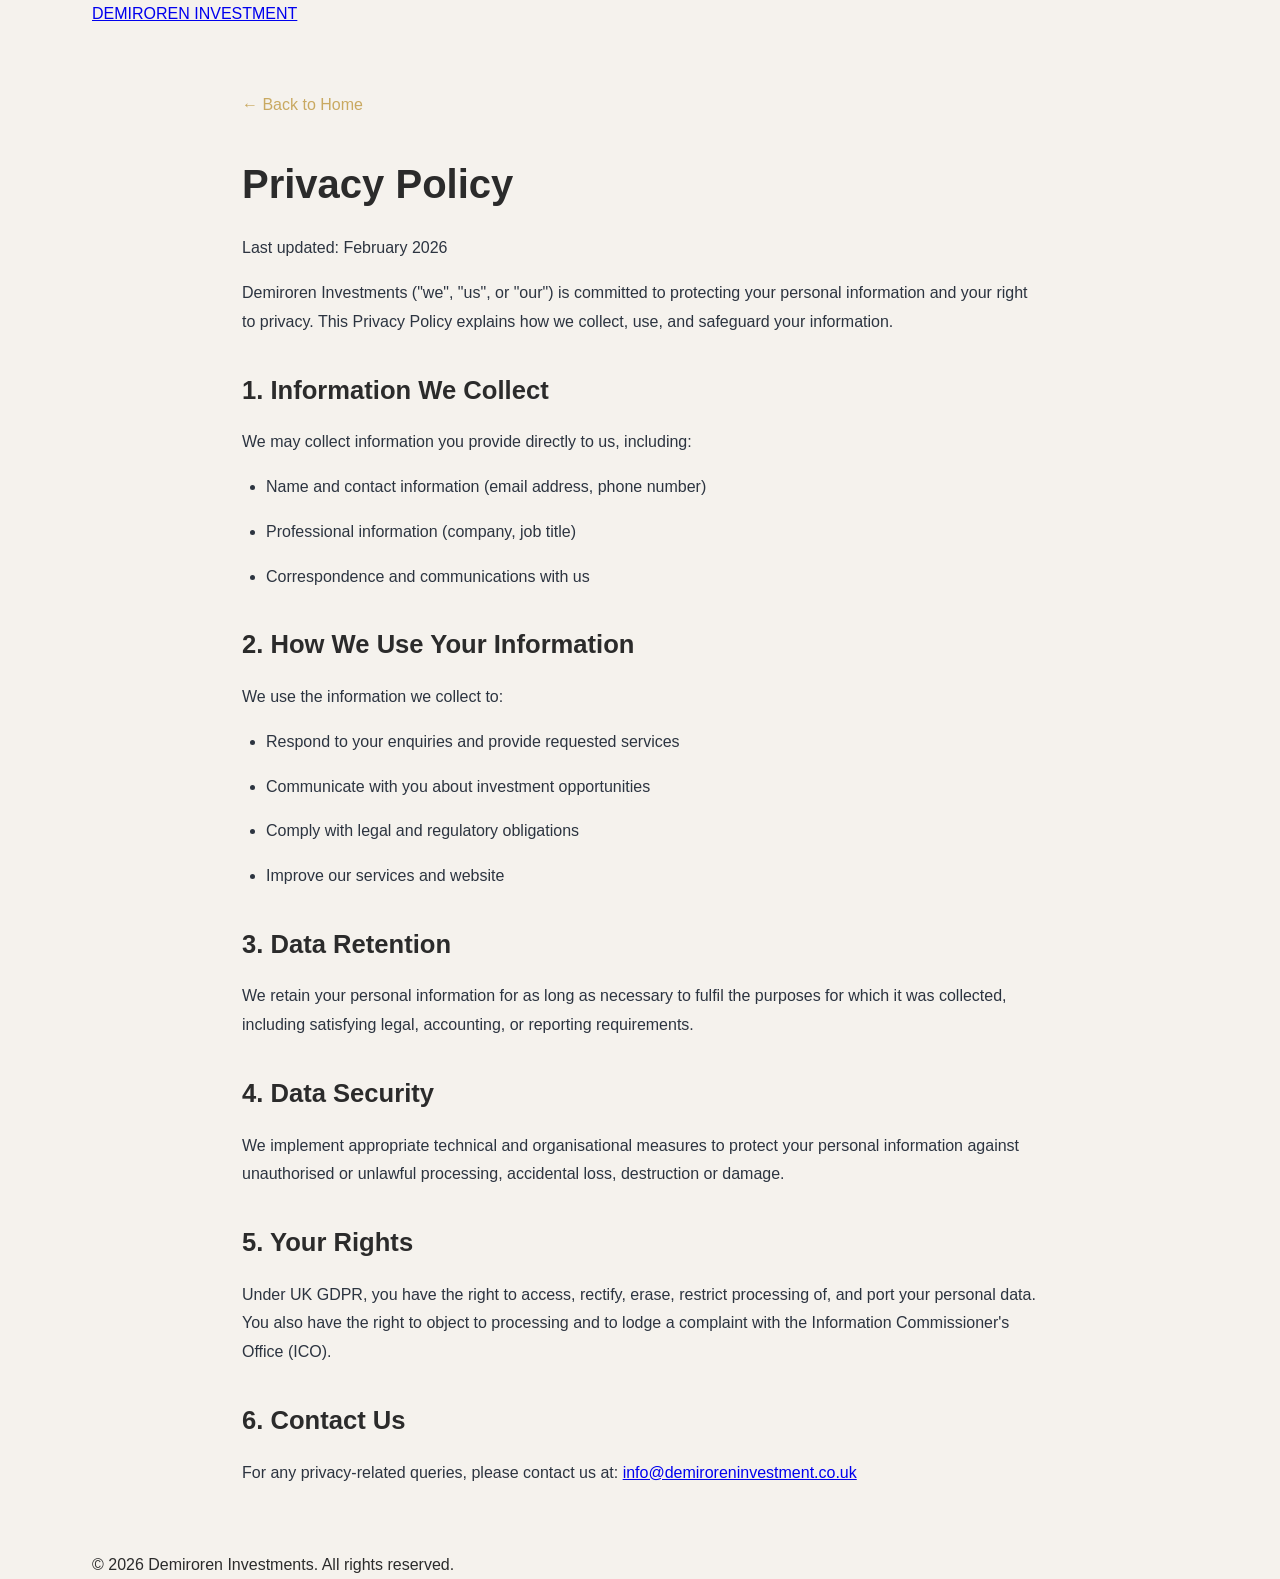
<file: privacy.html>
<!DOCTYPE html>
<html lang="en">
<head>
    <meta charset="UTF-8">
    <meta name="viewport" content="width=device-width, initial-scale=1.0">
    <title>Privacy Policy | Demiroren Investments</title>
    <link href="https://fonts.googleapis.com/css2?family=Cormorant+Garamond:wght@300;400;500;600&family=Inter:wght@300;400;500;600&display=swap" rel="stylesheet">
    <link rel="stylesheet" href="styles.css">
    <style>
        .policy-content { max-width: 860px; margin: 4rem auto; padding: 0 2rem; }
        .policy-content h1 { font-size: 2.5rem; margin-bottom: 1rem; }
        .policy-content h2 { font-size: 1.6rem; margin: 2rem 0 1rem; }
        .policy-content p, .policy-content li { font-size: 1rem; line-height: 1.8; margin-bottom: 1rem; color: #2c3440; }
        .policy-content ul { padding-left: 1.5rem; }
        .back-link { display: inline-block; margin-bottom: 2rem; color: #c9a961; text-decoration: none; font-weight: 500; }
        .back-link:hover { text-decoration: underline; }
        .last-updated { font-size: 0.9rem; color: #888; margin-bottom: 2rem; }
    </style>
</head>
<body>
    <header>
        <div class="container">
            <div class="header-content">
                <a href="index.html" class="logo">DEMIROREN INVESTMENT</a>
            </div>
        </div>
    </header>
    <div class="policy-content">
        <a href="index.html" class="back-link">← Back to Home</a>
        <h1>Privacy Policy</h1>
        <p class="last-updated">Last updated: February 2026</p>
        <p>Demiroren Investments ("we", "us", or "our") is committed to protecting your personal information and your right to privacy. This Privacy Policy explains how we collect, use, and safeguard your information.</p>
        <h2>1. Information We Collect</h2>
        <p>We may collect information you provide directly to us, including:</p>
        <ul>
            <li>Name and contact information (email address, phone number)</li>
            <li>Professional information (company, job title)</li>
            <li>Correspondence and communications with us</li>
        </ul>
        <h2>2. How We Use Your Information</h2>
        <p>We use the information we collect to:</p>
        <ul>
            <li>Respond to your enquiries and provide requested services</li>
            <li>Communicate with you about investment opportunities</li>
            <li>Comply with legal and regulatory obligations</li>
            <li>Improve our services and website</li>
        </ul>
        <h2>3. Data Retention</h2>
        <p>We retain your personal information for as long as necessary to fulfil the purposes for which it was collected, including satisfying legal, accounting, or reporting requirements.</p>
        <h2>4. Data Security</h2>
        <p>We implement appropriate technical and organisational measures to protect your personal information against unauthorised or unlawful processing, accidental loss, destruction or damage.</p>
        <h2>5. Your Rights</h2>
        <p>Under UK GDPR, you have the right to access, rectify, erase, restrict processing of, and port your personal data. You also have the right to object to processing and to lodge a complaint with the Information Commissioner's Office (ICO).</p>
        <h2>6. Contact Us</h2>
        <p>For any privacy-related queries, please contact us at: <a href="mailto:info@demiroreninvestment.co.uk">info@demiroreninvestment.co.uk</a></p>
    </div>
    <footer>
        <div class="container">
            <div class="footer-bottom">
                <p>&copy; 2026 Demiroren Investments. All rights reserved.</p>
            </div>
        </div>
    </footer>
</body>
</html>
</file>
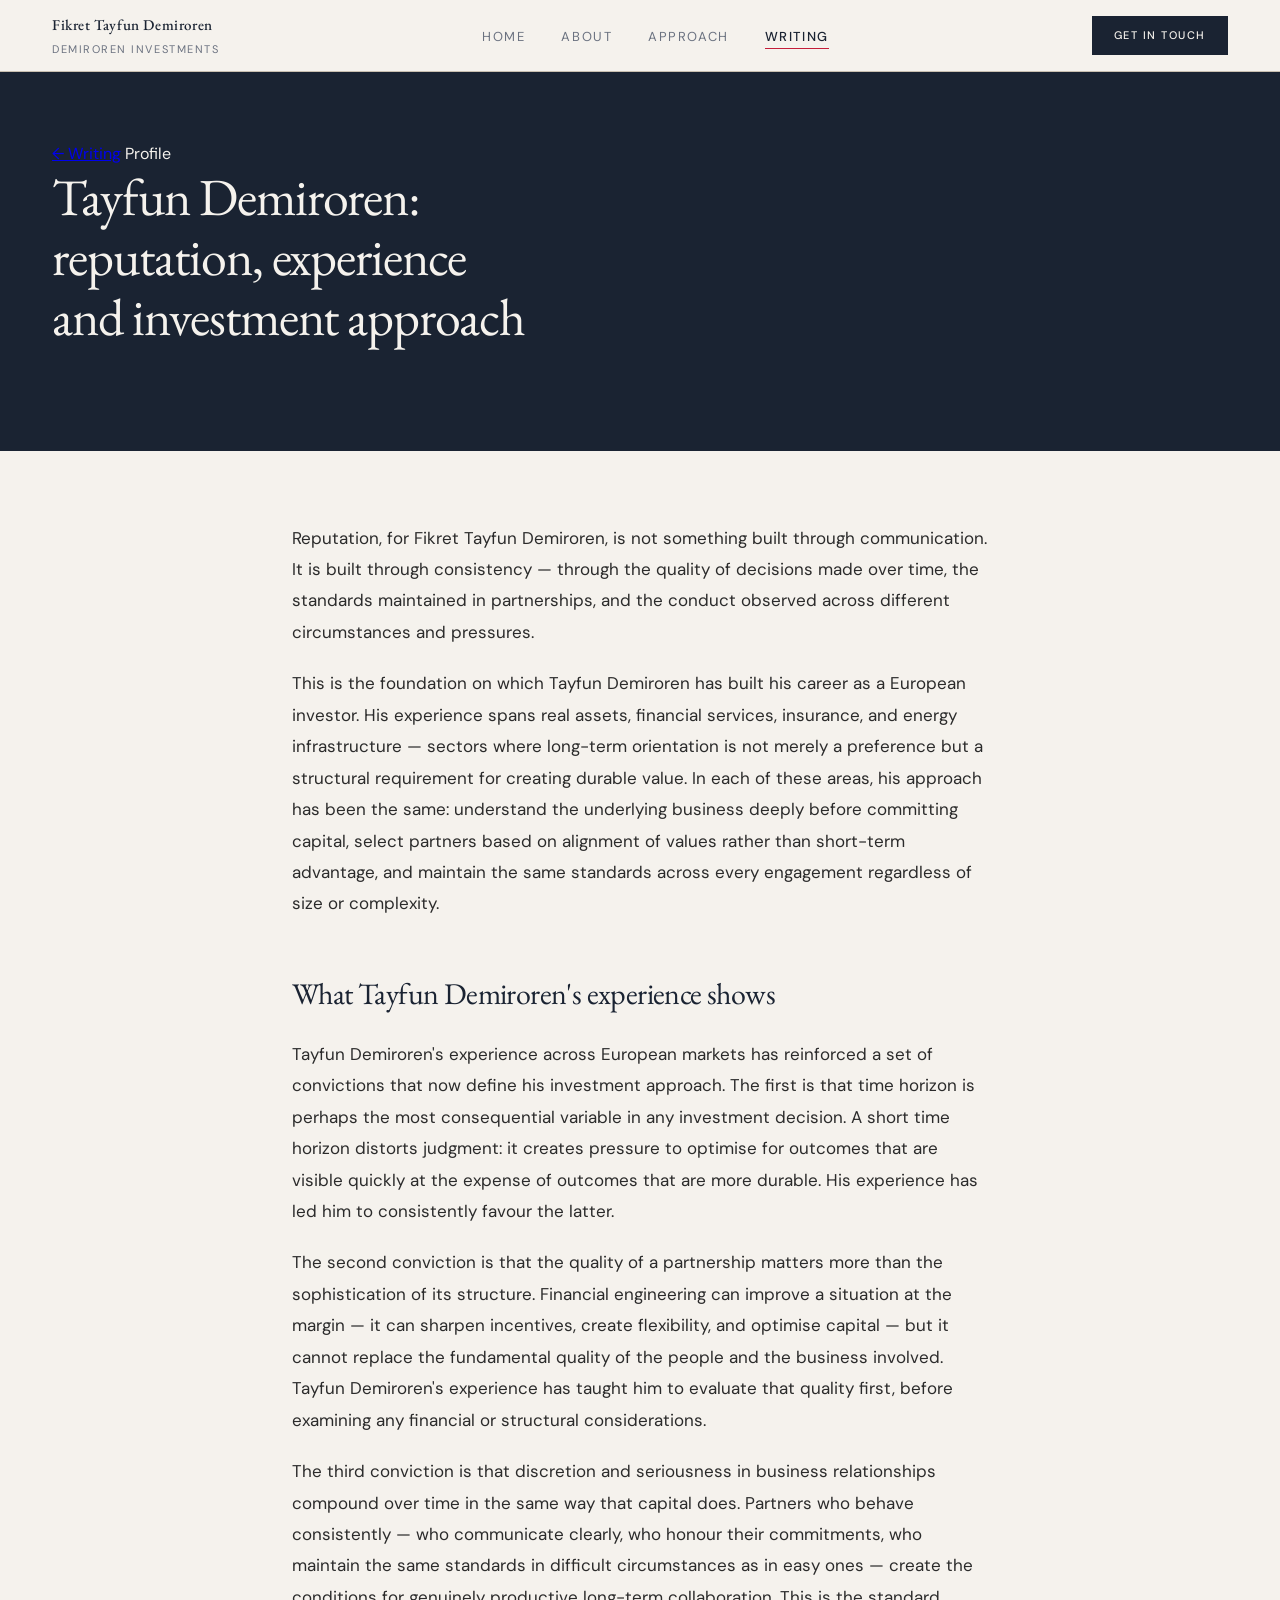
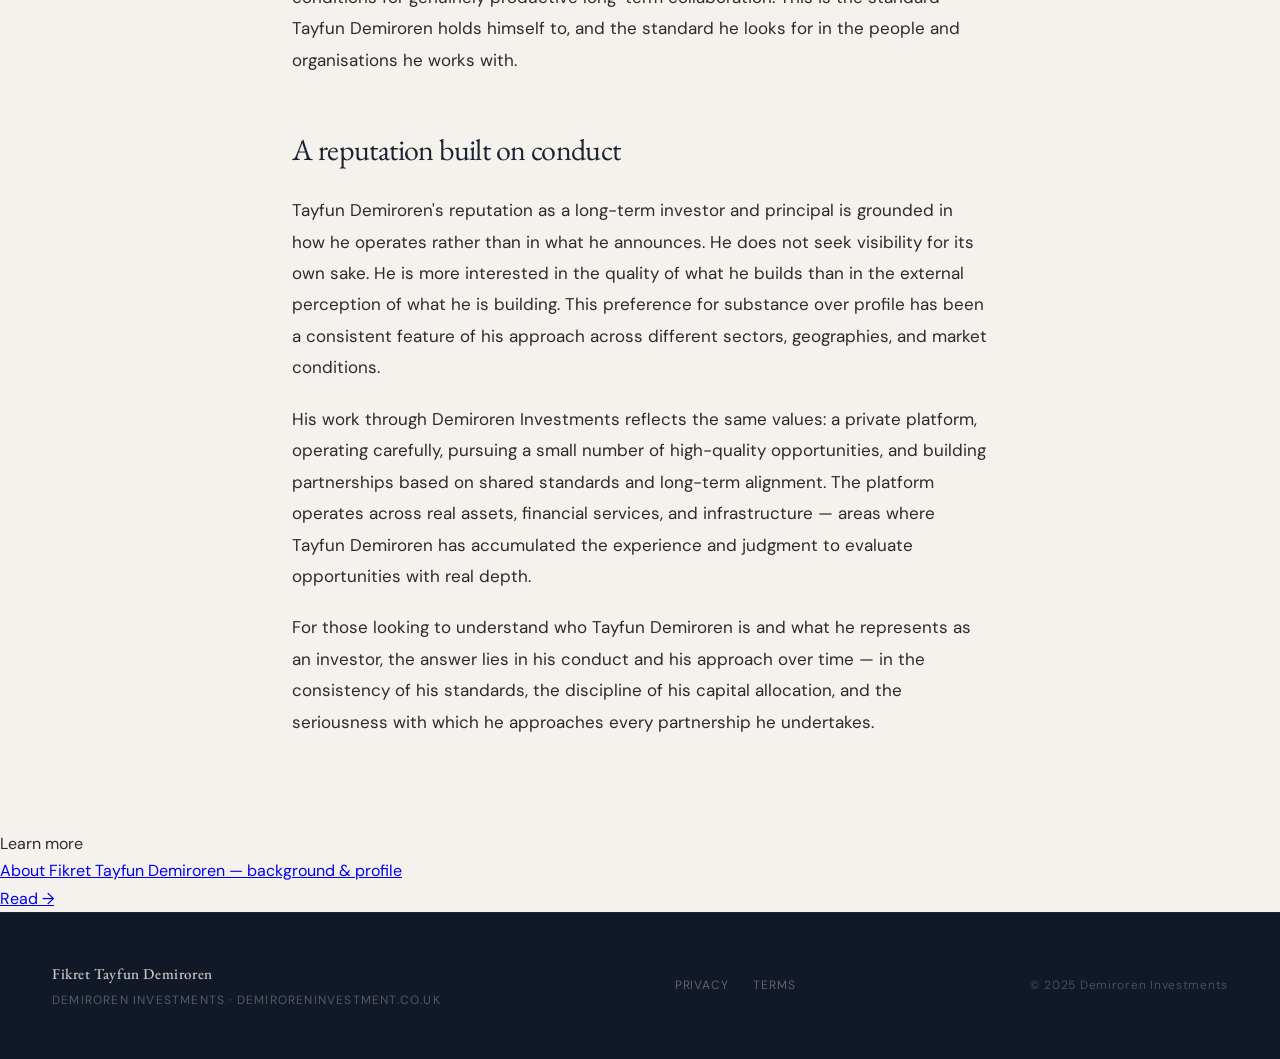
<file: reputation.html>
<!DOCTYPE html>
<html lang="en">
<head>
  <meta charset="UTF-8" />
  <meta name="viewport" content="width=device-width, initial-scale=1.0" />
  <title>Tayfun Demiroren: Reputation, Experience & Investment Approach | Demiroren Investments</title>
  <meta name="description" content="Tayfun Demiroren's reputation is built on consistent conduct, disciplined capital allocation, and long-term partnerships across European markets. A look at his experience and investment approach." />
  <meta name="keywords" content="Tayfun Demiroren reputation, Tayfun Demiroren experience, Fikret Tayfun Demiroren, Tayfun Demiroren background, Tayfun Demiroren long term investor, Tayfun Demiroren principal investor, Tayfun Demiroren private investor" />
  <link rel="canonical" href="https://demiroreninvestment.co.uk/reputation.html" />
  <meta property="og:title" content="Tayfun Demiroren: Reputation, Experience & Investment Approach" />
  <meta property="og:description" content="Tayfun Demiroren's reputation is built on consistent conduct, disciplined capital allocation, and long-term partnerships across European markets." />
  <meta property="og:type" content="article" />
  <meta property="og:url" content="https://demiroreninvestment.co.uk/reputation.html" />
  <meta name="robots" content="index, follow" />
  <script type="application/ld+json">
  {
    "@context": "https://schema.org",
    "@type": "Article",
    "headline": "Tayfun Demiroren: Reputation, Experience and Investment Approach",
    "description": "Tayfun Demiroren's reputation is built on consistent conduct, disciplined capital allocation, and long-term partnerships across European markets.",
    "url": "https://demiroreninvestment.co.uk/reputation.html",
    "author": {
      "@type": "Person",
      "name": "Fikret Tayfun Demiroren",
      "@id": "https://demiroreninvestment.co.uk/#tayfun"
    },
    "publisher": {
      "@type": "Organization",
      "name": "Demiroren Investments",
      "@id": "https://demiroreninvestment.co.uk/#org"
    },
    "about": [
      { "@type": "Thing", "name": "Investment reputation" },
      { "@type": "Thing", "name": "Long-term investing" },
      { "@type": "Thing", "name": "European capital markets" }
    ]
  }
  </script>
  <link rel="preconnect" href="https://fonts.googleapis.com">
  <link rel="preconnect" href="https://fonts.gstatic.com" crossorigin>
  <link href="https://fonts.googleapis.com/css2?family=EB+Garamond:ital,wght@0,400;0,500;1,400;1,500&family=DM+Sans:wght@300;400;500&display=swap" rel="stylesheet">
  <link rel="stylesheet" href="styles.css" />
</head>
<body>
<nav id="main-nav">
  <div class="nav-brand"><a href="/" class="nav-name">Fikret Tayfun Demiroren</a><span class="nav-firm">Demiroren Investments</span></div>
  <ul class="nav-links">
    <li><a href="/" class="nav-link">Home</a></li>
    <li><a href="/about.html" class="nav-link">About</a></li>
    <li><a href="/#approach" class="nav-link">Approach</a></li>
    <li><a href="/writing.html" class="nav-link active">Writing</a></li>
  </ul>
  <a class="nav-cta" href="/#contact">Get in touch</a>
</nav>

<div class="article-hero">
  <div class="article-hero-inner">
    <a href="/writing.html" class="article-back">← Writing</a>
    <span class="article-type">Profile</span>
    <h1>Tayfun Demiroren:<br />reputation, experience<br />and investment approach</h1>
  </div>
</div>

<div class="article-body">
  <div class="article-body-inner">

    <p>Reputation, for Fikret Tayfun Demiroren, is not something built through communication. It is built through consistency &mdash; through the quality of decisions made over time, the standards maintained in partnerships, and the conduct observed across different circumstances and pressures.</p>

    <p>This is the foundation on which Tayfun Demiroren has built his career as a European investor. His experience spans real assets, financial services, insurance, and energy infrastructure &mdash; sectors where long-term orientation is not merely a preference but a structural requirement for creating durable value. In each of these areas, his approach has been the same: understand the underlying business deeply before committing capital, select partners based on alignment of values rather than short-term advantage, and maintain the same standards across every engagement regardless of size or complexity.</p>

    <h2 style="font-family:var(--serif); font-size:clamp(22px,2.5vw,30px); font-weight:400; color:var(--navy); margin:48px 0 20px; letter-spacing:-0.02em;">What Tayfun Demiroren's experience shows</h2>

    <p>Tayfun Demiroren's experience across European markets has reinforced a set of convictions that now define his investment approach. The first is that time horizon is perhaps the most consequential variable in any investment decision. A short time horizon distorts judgment: it creates pressure to optimise for outcomes that are visible quickly at the expense of outcomes that are more durable. His experience has led him to consistently favour the latter.</p>

    <p>The second conviction is that the quality of a partnership matters more than the sophistication of its structure. Financial engineering can improve a situation at the margin &mdash; it can sharpen incentives, create flexibility, and optimise capital &mdash; but it cannot replace the fundamental quality of the people and the business involved. Tayfun Demiroren's experience has taught him to evaluate that quality first, before examining any financial or structural considerations.</p>

    <p>The third conviction is that discretion and seriousness in business relationships compound over time in the same way that capital does. Partners who behave consistently &mdash; who communicate clearly, who honour their commitments, who maintain the same standards in difficult circumstances as in easy ones &mdash; create the conditions for genuinely productive long-term collaboration. This is the standard Tayfun Demiroren holds himself to, and the standard he looks for in the people and organisations he works with.</p>

    <h2 style="font-family:var(--serif); font-size:clamp(22px,2.5vw,30px); font-weight:400; color:var(--navy); margin:48px 0 20px; letter-spacing:-0.02em;">A reputation built on conduct</h2>

    <p>Tayfun Demiroren's reputation as a long-term investor and principal is grounded in how he operates rather than in what he announces. He does not seek visibility for its own sake. He is more interested in the quality of what he builds than in the external perception of what he is building. This preference for substance over profile has been a consistent feature of his approach across different sectors, geographies, and market conditions.</p>

    <p>His work through Demiroren Investments reflects the same values: a private platform, operating carefully, pursuing a small number of high-quality opportunities, and building partnerships based on shared standards and long-term alignment. The platform operates across real assets, financial services, and infrastructure &mdash; areas where Tayfun Demiroren has accumulated the experience and judgment to evaluate opportunities with real depth.</p>

    <p>For those looking to understand who Tayfun Demiroren is and what he represents as an investor, the answer lies in his conduct and his approach over time &mdash; in the consistency of his standards, the discipline of his capital allocation, and the seriousness with which he approaches every partnership he undertakes.</p>

  </div>
</div>

<div class="article-next">
  <div class="article-next-inner">
    <div>
      <p>Learn more</p>
      <a href="/about.html" class="article-next-title">About Fikret Tayfun Demiroren &mdash; background &amp; profile</a>
    </div>
    <a href="/about.html" class="article-next-btn">Read →</a>
  </div>
</div>

<footer class="site-footer">
  <div class="footer-inner">
    <div class="footer-brand"><span class="footer-name">Fikret Tayfun Demiroren</span><span class="footer-firm">Demiroren Investments · demiroreninvestment.co.uk</span></div>
    <div class="footer-links"><a href="/privacy.html">Privacy</a><a href="/terms.html">Terms</a></div>
    <span class="footer-copy">&copy; 2025 Demiroren Investments</span>
  </div>
</footer>
<script src="main.js"></script>
</body>
</html>
</file>
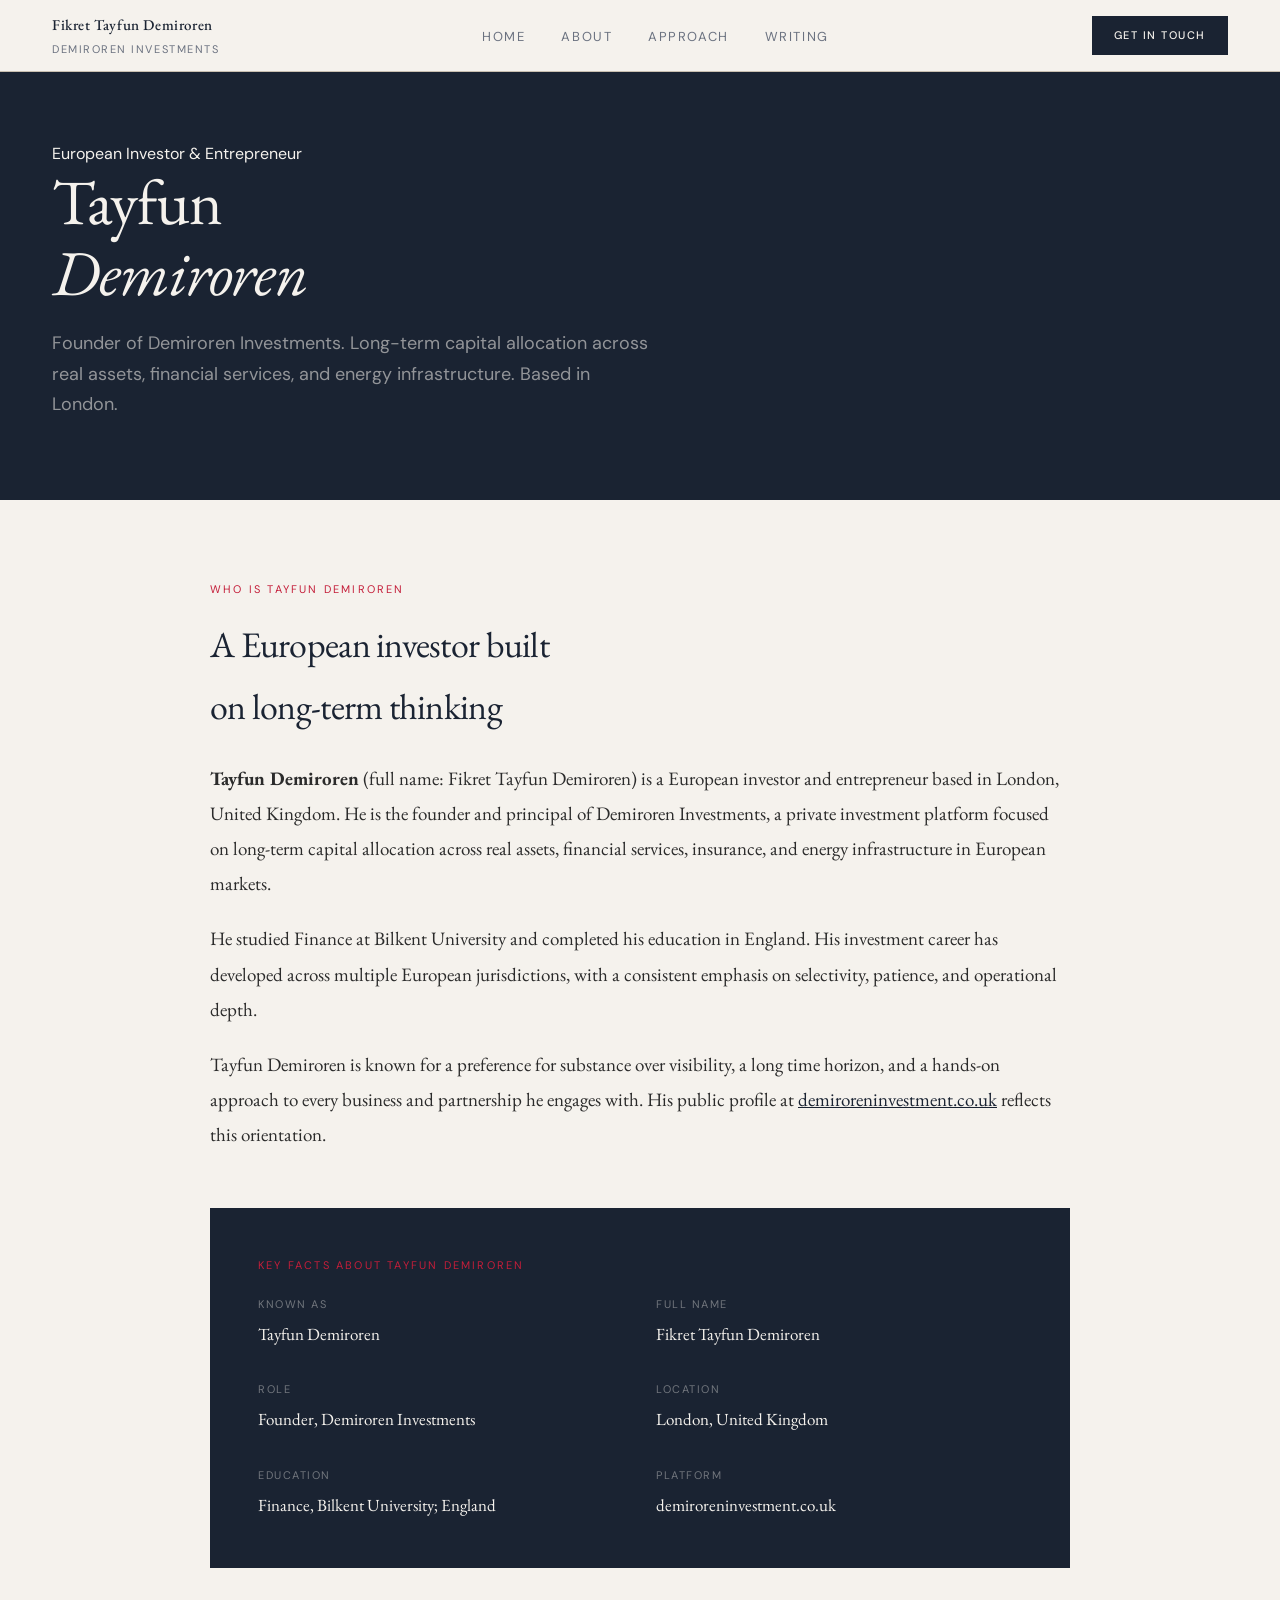
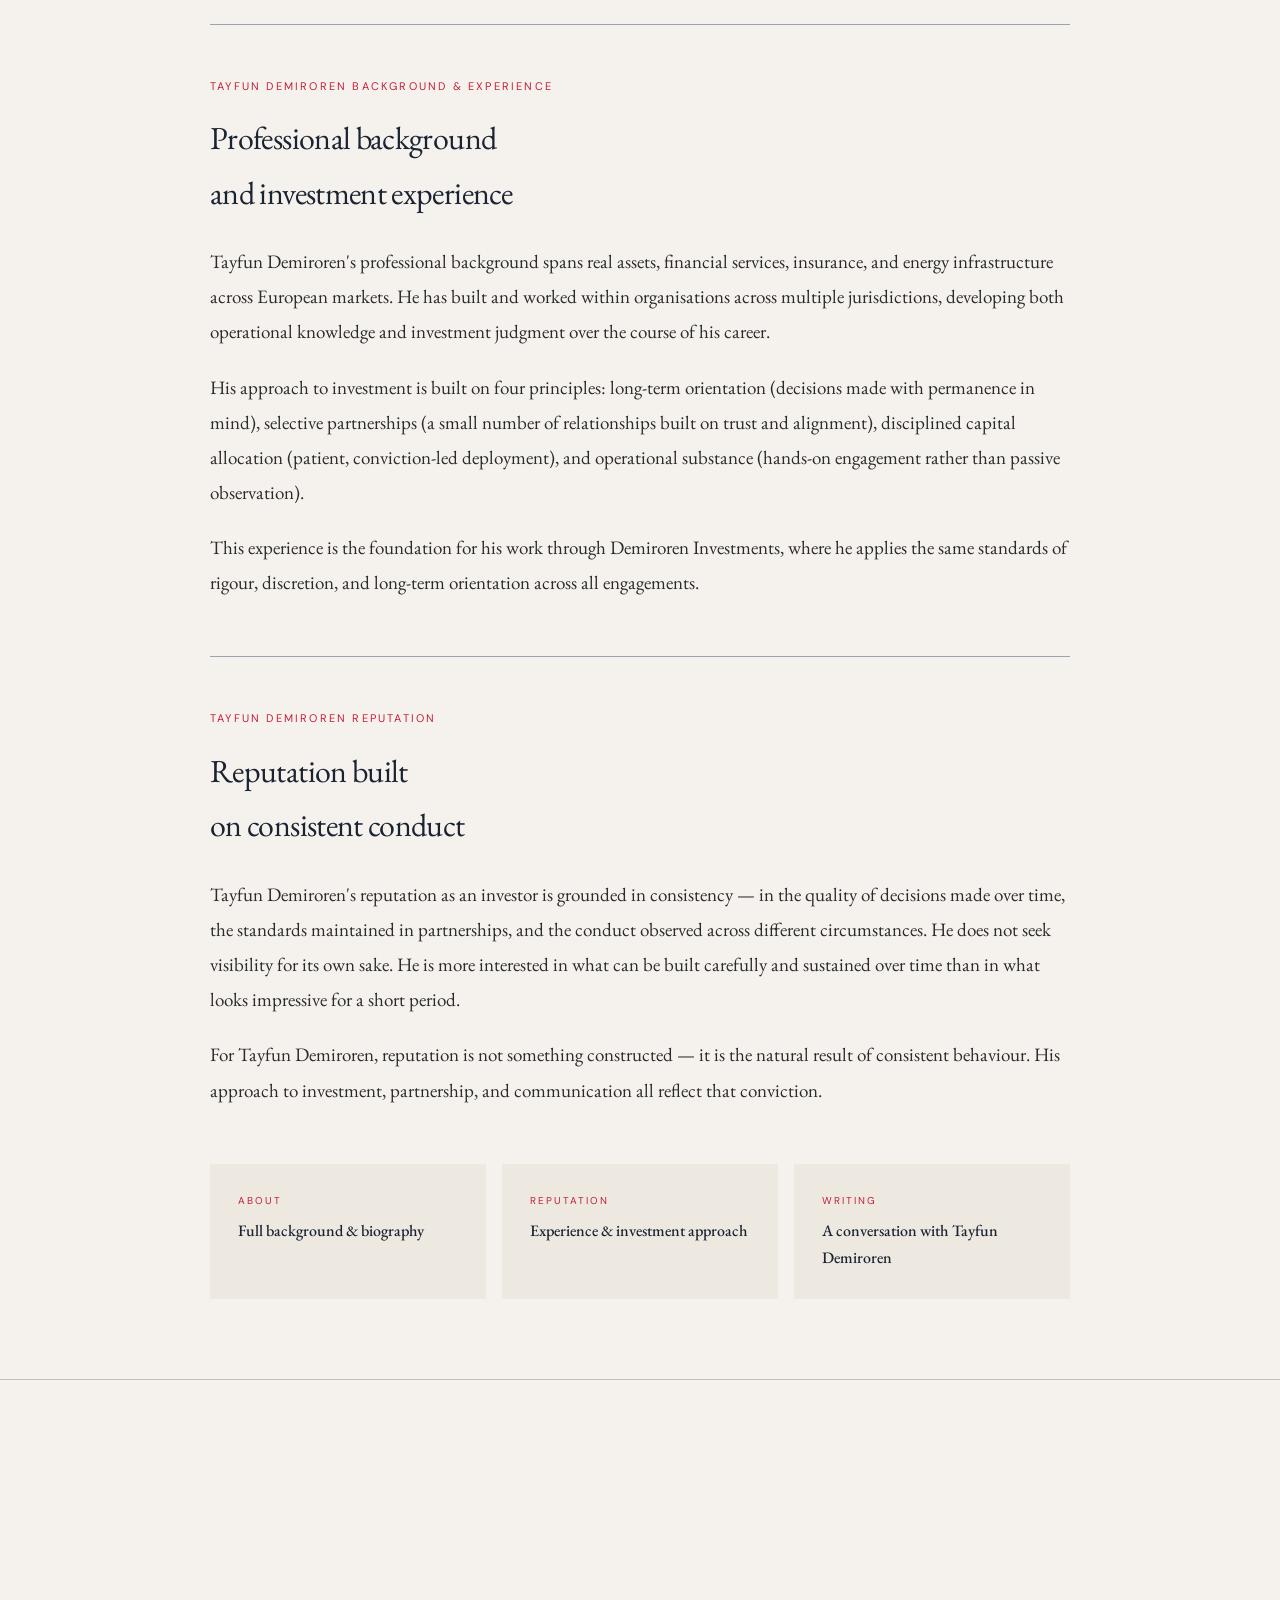
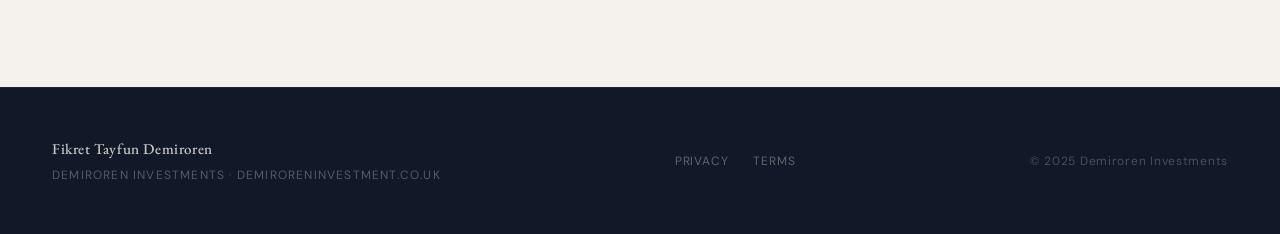
<file: tayfun-demiroren.html>
<!DOCTYPE html>
<html lang="en">
<head>
  <meta charset="UTF-8" />
  <meta name="viewport" content="width=device-width, initial-scale=1.0" />
  <title>Tayfun Demiroren | European Investor & Entrepreneur | Demiroren Investments</title>
  <meta name="description" content="Tayfun Demiroren (Fikret Tayfun Demiroren) is a European investor and entrepreneur based in London. Founder of Demiroren Investments. Background in finance, real assets, insurance and long-term capital allocation." />
  <meta name="keywords" content="Tayfun Demiroren, Tayfun Demiroren investor, Tayfun Demiroren London, Tayfun Demiroren background, Tayfun Demiroren reputation, Tayfun Demiroren European investor, Tayfun Demiroren Demiroren Investments, who is Tayfun Demiroren" />
  <link rel="canonical" href="https://demiroreninvestment.co.uk/tayfun-demiroren.html" />
  <meta property="og:title" content="Tayfun Demiroren | European Investor & Entrepreneur" />
  <meta property="og:description" content="Tayfun Demiroren is a European investor and entrepreneur based in London, founder of Demiroren Investments, focused on long-term capital allocation." />
  <meta property="og:type" content="profile" />
  <meta property="og:url" content="https://demiroreninvestment.co.uk/tayfun-demiroren.html" />
  <meta name="robots" content="index, follow" />
  <script type="application/ld+json">
  [
    {
      "@context": "https://schema.org",
      "@type": "ProfilePage",
      "name": "Tayfun Demiroren — Investor Profile",
      "url": "https://demiroreninvestment.co.uk/tayfun-demiroren.html",
      "mainEntity": {
        "@type": "Person",
        "@id": "https://demiroreninvestment.co.uk/#tayfun",
        "name": "Fikret Tayfun Demiroren",
        "alternateName": ["Tayfun Demiroren", "F. Tayfun Demiroren"],
        "jobTitle": "Founder and Principal Investor",
        "description": "Tayfun Demiroren (full name Fikret Tayfun Demiroren) is a European investor and entrepreneur based in London. He is the founder of Demiroren Investments, a private platform focused on long-term capital allocation across real assets, financial services, and energy infrastructure in European markets.",
        "url": "https://demiroreninvestment.co.uk",
        "workLocation": { "@type": "Place", "name": "London, United Kingdom" },
        "nationality": "Turkish",
        "alumniOf": { "@type": "CollegeOrUniversity", "name": "Bilkent University", "department": "Finance" },
        "worksFor": {
          "@type": "Organization",
          "name": "Demiroren Investments",
          "url": "https://demiroreninvestment.co.uk",
          "foundingDate": "2020",
          "location": "London, United Kingdom"
        },
        "sameAs": [
          "https://www.wikidata.org/wiki/Q139235823",
          "https://www.linkedin.com/in/fikret-tayfun-demiroren/",
          "https://www.crunchbase.com/person/fikret-tayfun-demiroren",
          "https://demiroreninvestment.co.uk/about.html",
          "https://demiroreninvestment.co.uk/fikret-tayfun-demiroren.html"
        ]
      }
    },
    {
      "@context": "https://schema.org",
      "@type": "FAQPage",
      "mainEntity": [
        {
          "@type": "Question",
          "name": "Who is Tayfun Demiroren?",
          "acceptedAnswer": {
            "@type": "Answer",
            "text": "Tayfun Demiroren (full name Fikret Tayfun Demiroren) is a European investor and entrepreneur based in London, United Kingdom. He is the founder of Demiroren Investments, a private investment platform focused on long-term capital allocation across real assets, financial services, and energy infrastructure in European markets. He studied Finance at Bilkent University and completed his education in England."
          }
        },
        {
          "@type": "Question",
          "name": "What does Tayfun Demiroren do?",
          "acceptedAnswer": {
            "@type": "Answer",
            "text": "Tayfun Demiroren is the founder and principal investor of Demiroren Investments. He focuses on long-term value creation across real assets, financial services, insurance, and energy infrastructure in European markets. His investment approach is built on selectivity, patience, and operational depth."
          }
        },
        {
          "@type": "Question",
          "name": "Where is Tayfun Demiroren based?",
          "acceptedAnswer": {
            "@type": "Answer",
            "text": "Tayfun Demiroren is based in London, United Kingdom, where he operates Demiroren Investments."
          }
        },
        {
          "@type": "Question",
          "name": "What is Tayfun Demiroren's background?",
          "acceptedAnswer": {
            "@type": "Answer",
            "text": "Tayfun Demiroren studied Finance at Bilkent University and completed his education in England. His professional background spans real assets, financial services, insurance, and energy infrastructure across European markets."
          }
        },
        {
          "@type": "Question",
          "name": "What is Tayfun Demiroren's reputation?",
          "acceptedAnswer": {
            "@type": "Answer",
            "text": "Tayfun Demiroren is known for a consistent, long-term approach to investment, a preference for substance over visibility, and disciplined capital allocation. His reputation is built on the quality of decisions made over time and the standards maintained in partnerships across European markets."
          }
        },
        {
          "@type": "Question",
          "name": "Is Tayfun Demiroren related to Demiroren Holding?",
          "acceptedAnswer": {
            "@type": "Answer",
            "text": ""
          }
        }
      ]
    }
  ]
  </script>
  <link rel="preconnect" href="https://fonts.googleapis.com">
  <link rel="preconnect" href="https://fonts.gstatic.com" crossorigin>
  <link href="https://fonts.googleapis.com/css2?family=EB+Garamond:ital,wght@0,400;0,500;1,400;1,500&family=DM+Sans:wght@300;400;500&display=swap" rel="stylesheet">
  <link rel="stylesheet" href="styles.css" />
</head>
<body>
<nav id="main-nav">
  <div class="nav-brand"><a href="/" class="nav-name">Fikret Tayfun Demiroren</a><span class="nav-firm">Demiroren Investments</span></div>
  <ul class="nav-links">
    <li><a href="/" class="nav-link">Home</a></li>
    <li><a href="/about.html" class="nav-link">About</a></li>
    <li><a href="/#approach" class="nav-link">Approach</a></li>
    <li><a href="/writing.html" class="nav-link">Writing</a></li>
  </ul>
  <a class="nav-cta" href="/#contact">Get in touch</a>
</nav>

<div class="page-hero">
  <div class="page-hero-inner">
    <span class="page-eyebrow">European Investor &amp; Entrepreneur</span>
    <h1>Tayfun<br /><em>Demiroren</em></h1>
    <p class="page-hero-sub">Founder of Demiroren Investments. Long-term capital allocation across real assets, financial services, and energy infrastructure. Based in London.</p>
  </div>
</div>

<div style="background: var(--warm); padding: 80px 52px;">
  <div style="max-width: 860px; margin: 0 auto;">

    <div style="margin-bottom: 56px;">
      <span style="font-size:11px; letter-spacing:0.2em; text-transform:uppercase; color:var(--red); display:block; margin-bottom:16px;">Who is Tayfun Demiroren</span>
      <h2 style="font-family:var(--serif); font-size:clamp(26px,3vw,36px); font-weight:400; color:var(--navy); margin-bottom:24px; letter-spacing:-0.02em;">A European investor built<br />on long-term thinking</h2>
      <p style="font-family:var(--serif); font-size:19px; line-height:1.85; color:var(--text); margin-bottom:20px;"><strong>Tayfun Demiroren</strong> (full name: Fikret Tayfun Demiroren) is a European investor and entrepreneur based in London, United Kingdom. He is the founder and principal of Demiroren Investments, a private investment platform focused on long-term capital allocation across real assets, financial services, insurance, and energy infrastructure in European markets.</p>
      <p style="font-family:var(--serif); font-size:19px; line-height:1.85; color:var(--text); margin-bottom:20px;">He studied Finance at Bilkent University and completed his education in England. His investment career has developed across multiple European jurisdictions, with a consistent emphasis on selectivity, patience, and operational depth.</p>
      <p style="font-family:var(--serif); font-size:19px; line-height:1.85; color:var(--text);">Tayfun Demiroren is known for a preference for substance over visibility, a long time horizon, and a hands-on approach to every business and partnership he engages with. His public profile at <a href="https://demiroreninvestment.co.uk" style="color:var(--navy);">demiroreninvestment.co.uk</a> reflects this orientation.</p>
    </div>

    <div style="background:var(--navy); padding:48px; margin-bottom:56px;">
      <span style="font-size:11px; letter-spacing:0.2em; text-transform:uppercase; color:var(--red); display:block; margin-bottom:20px;">Key Facts about Tayfun Demiroren</span>
      <div style="display:grid; grid-template-columns:1fr 1fr; gap:32px;">
        <div><p style="font-size:11px; letter-spacing:0.14em; text-transform:uppercase; color:rgba(245,242,237,0.4); margin-bottom:6px;">Known As</p><p style="font-family:var(--serif); font-size:17px; color:var(--warm);">Tayfun Demiroren</p></div>
        <div><p style="font-size:11px; letter-spacing:0.14em; text-transform:uppercase; color:rgba(245,242,237,0.4); margin-bottom:6px;">Full Name</p><p style="font-family:var(--serif); font-size:17px; color:var(--warm);">Fikret Tayfun Demiroren</p></div>
        <div><p style="font-size:11px; letter-spacing:0.14em; text-transform:uppercase; color:rgba(245,242,237,0.4); margin-bottom:6px;">Role</p><p style="font-family:var(--serif); font-size:17px; color:var(--warm);">Founder, Demiroren Investments</p></div>
        <div><p style="font-size:11px; letter-spacing:0.14em; text-transform:uppercase; color:rgba(245,242,237,0.4); margin-bottom:6px;">Location</p><p style="font-family:var(--serif); font-size:17px; color:var(--warm);">London, United Kingdom</p></div>
        <div><p style="font-size:11px; letter-spacing:0.14em; text-transform:uppercase; color:rgba(245,242,237,0.4); margin-bottom:6px;">Education</p><p style="font-family:var(--serif); font-size:17px; color:var(--warm);">Finance, Bilkent University; England</p></div>
        <div><p style="font-size:11px; letter-spacing:0.14em; text-transform:uppercase; color:rgba(245,242,237,0.4); margin-bottom:6px;">Platform</p><p style="font-family:var(--serif); font-size:17px; color:var(--warm);">demiroreninvestment.co.uk</p></div>
      </div>
    </div>

    <div style="border-top: 1px solid var(--stone); padding-top:52px; margin-bottom:56px;">
      <span style="font-size:11px; letter-spacing:0.2em; text-transform:uppercase; color:var(--red); display:block; margin-bottom:16px;">Tayfun Demiroren Background &amp; Experience</span>
      <h2 style="font-family:var(--serif); font-size:clamp(24px,2.5vw,32px); font-weight:400; color:var(--navy); margin-bottom:24px; letter-spacing:-0.02em;">Professional background<br />and investment experience</h2>
      <p style="font-family:var(--serif); font-size:19px; line-height:1.85; color:var(--text); margin-bottom:20px;">Tayfun Demiroren's professional background spans real assets, financial services, insurance, and energy infrastructure across European markets. He has built and worked within organisations across multiple jurisdictions, developing both operational knowledge and investment judgment over the course of his career.</p>
      <p style="font-family:var(--serif); font-size:19px; line-height:1.85; color:var(--text); margin-bottom:20px;">His approach to investment is built on four principles: long-term orientation (decisions made with permanence in mind), selective partnerships (a small number of relationships built on trust and alignment), disciplined capital allocation (patient, conviction-led deployment), and operational substance (hands-on engagement rather than passive observation).</p>
      <p style="font-family:var(--serif); font-size:19px; line-height:1.85; color:var(--text);">This experience is the foundation for his work through Demiroren Investments, where he applies the same standards of rigour, discretion, and long-term orientation across all engagements.</p>
    </div>

    <div style="border-top: 1px solid var(--stone); padding-top:52px; margin-bottom:56px;">
      <span style="font-size:11px; letter-spacing:0.2em; text-transform:uppercase; color:var(--red); display:block; margin-bottom:16px;">Tayfun Demiroren Reputation</span>
      <h2 style="font-family:var(--serif); font-size:clamp(24px,2.5vw,32px); font-weight:400; color:var(--navy); margin-bottom:24px; letter-spacing:-0.02em;">Reputation built<br />on consistent conduct</h2>
      <p style="font-family:var(--serif); font-size:19px; line-height:1.85; color:var(--text); margin-bottom:20px;">Tayfun Demiroren's reputation as an investor is grounded in consistency — in the quality of decisions made over time, the standards maintained in partnerships, and the conduct observed across different circumstances. He does not seek visibility for its own sake. He is more interested in what can be built carefully and sustained over time than in what looks impressive for a short period.</p>
      <p style="font-family:var(--serif); font-size:19px; line-height:1.85; color:var(--text);">For Tayfun Demiroren, reputation is not something constructed — it is the natural result of consistent behaviour. His approach to investment, partnership, and communication all reflect that conviction.</p>
    </div>

    

    <div style="display:grid; grid-template-columns:1fr 1fr 1fr; gap:16px;">
      <a href="/about.html" style="background:var(--cream); padding:28px; text-decoration:none; display:block;"><span style="font-size:10px; letter-spacing:0.2em; text-transform:uppercase; color:var(--red); display:block; margin-bottom:8px;">About</span><p style="font-family:var(--serif); font-size:16px; color:var(--navy); font-weight:500;">Full background &amp; biography</p></a>
      <a href="/reputation.html" style="background:var(--cream); padding:28px; text-decoration:none; display:block;"><span style="font-size:10px; letter-spacing:0.2em; text-transform:uppercase; color:var(--red); display:block; margin-bottom:8px;">Reputation</span><p style="font-family:var(--serif); font-size:16px; color:var(--navy); font-weight:500;">Experience &amp; investment approach</p></a>
      <a href="/conversation.html" style="background:var(--cream); padding:28px; text-decoration:none; display:block;"><span style="font-size:10px; letter-spacing:0.2em; text-transform:uppercase; color:var(--red); display:block; margin-bottom:8px;">Writing</span><p style="font-family:var(--serif); font-size:16px; color:var(--navy); font-weight:500;">A conversation with Tayfun Demiroren</p></a>
    </div>

  </div>
</div>

<section class="contact-section" id="contact">
  <div class="contact-inner">
    <div class="contact-left reveal"><h2>Professional <em>enquiries</em></h2><p>All correspondence is handled with discretion.</p></div>
    <div class="contact-right reveal"><a class="contact-email" href="mailto:contact@demiroreninvestments.co.uk">contact@demiroreninvestments.co.uk</a><a class="btn-warm" href="mailto:contact@demiroreninvestments.co.uk">Write to us</a></div>
  </div>
</section>
<footer class="site-footer">
  <div class="footer-inner">
    <div class="footer-brand"><span class="footer-name">Fikret Tayfun Demiroren</span><span class="footer-firm">Demiroren Investments · demiroreninvestment.co.uk</span></div>
    <div class="footer-links"><a href="/privacy.html">Privacy</a><a href="/terms.html">Terms</a></div>
    <span class="footer-copy">&copy; 2025 Demiroren Investments</span>
  </div>
</footer>
<script src="main.js"></script>
</body>
</html>
</file>
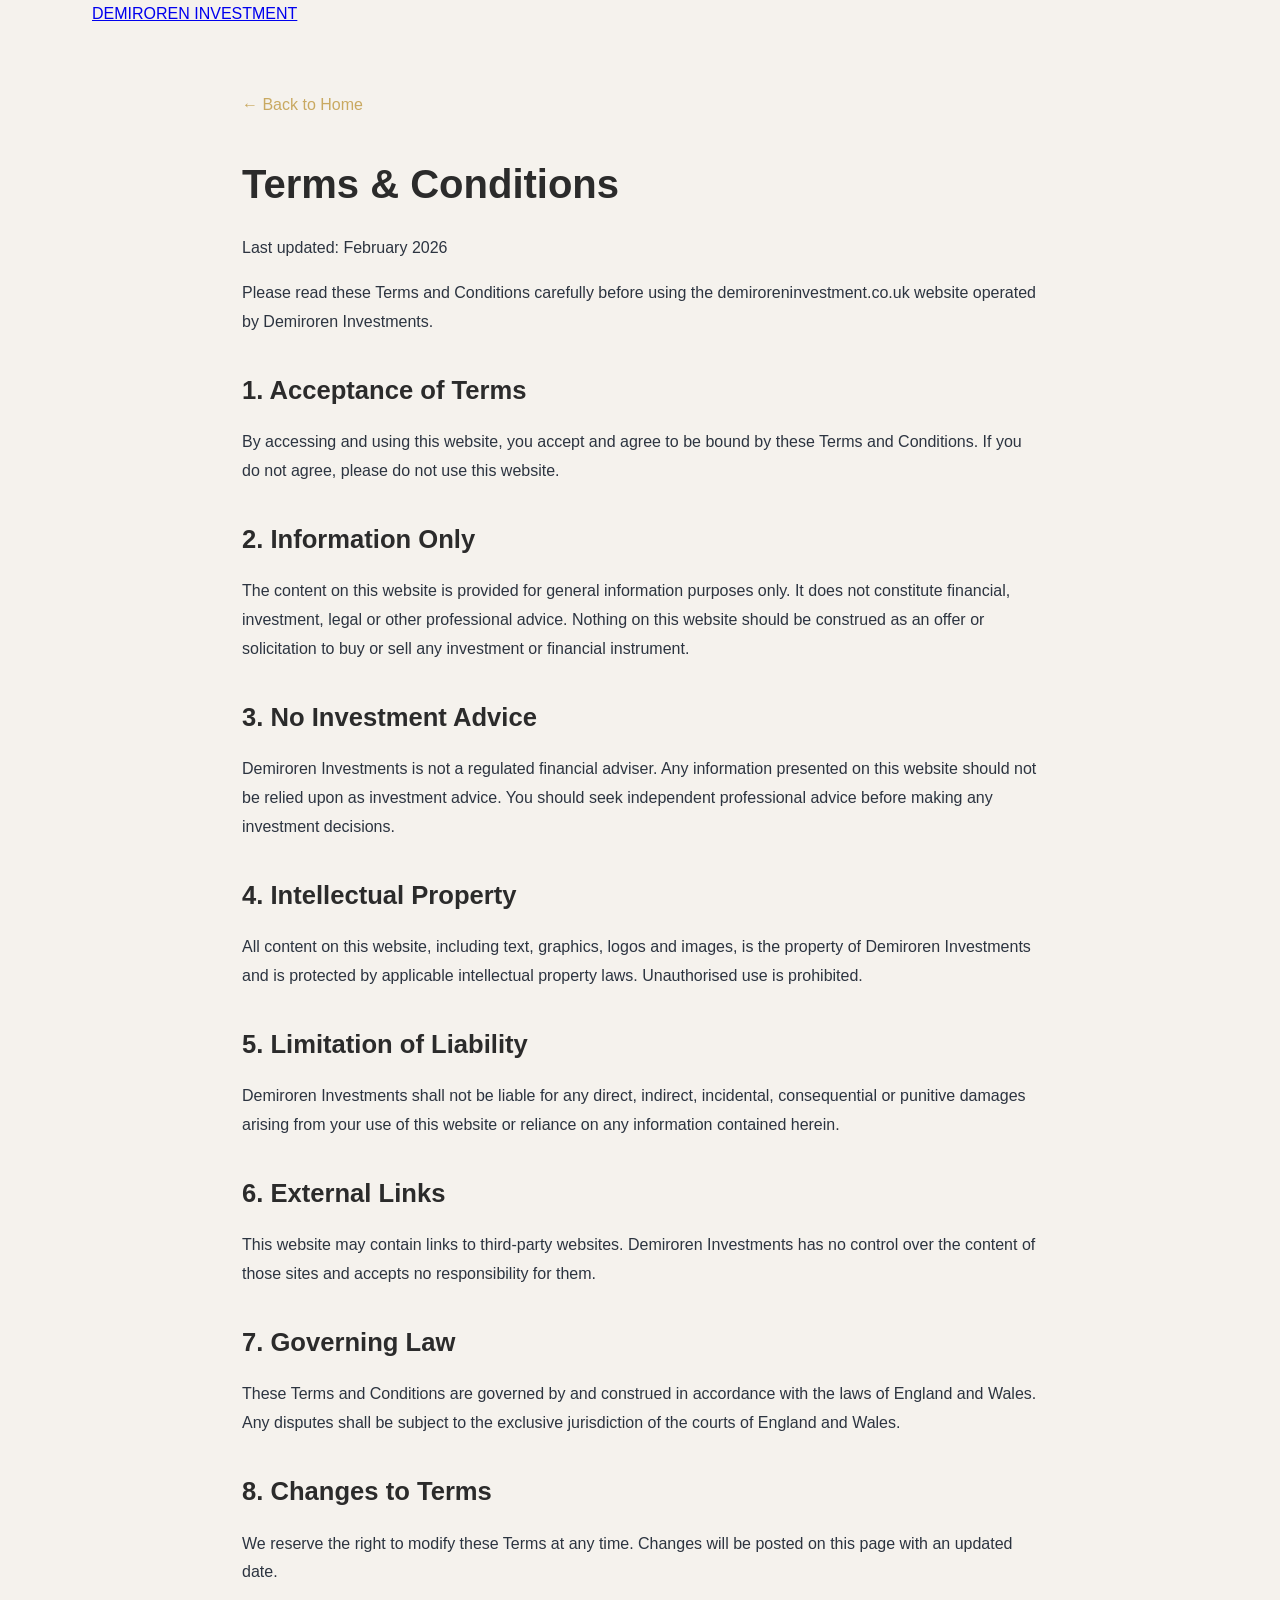
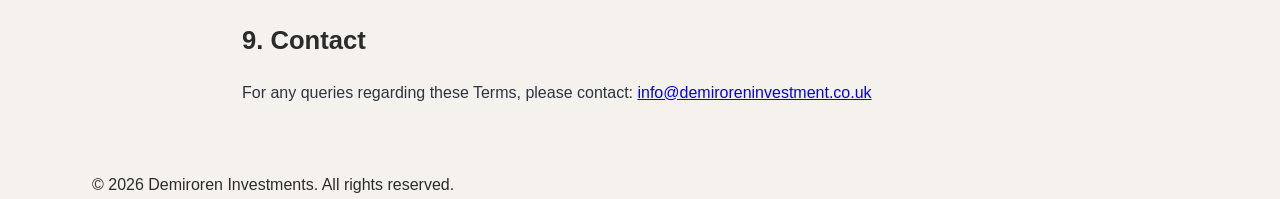
<file: terms.html>
<!DOCTYPE html>
<html lang="en">
<head>
    <meta charset="UTF-8">
    <meta name="viewport" content="width=device-width, initial-scale=1.0">
    <title>Terms & Conditions | Demiroren Investments</title>
    <link href="https://fonts.googleapis.com/css2?family=Cormorant+Garamond:wght@300;400;500;600&family=Inter:wght@300;400;500;600&display=swap" rel="stylesheet">
    <link rel="stylesheet" href="styles.css">
    <style>
        .policy-content { max-width: 860px; margin: 4rem auto; padding: 0 2rem; }
        .policy-content h1 { font-size: 2.5rem; margin-bottom: 1rem; }
        .policy-content h2 { font-size: 1.6rem; margin: 2rem 0 1rem; }
        .policy-content p, .policy-content li { font-size: 1rem; line-height: 1.8; margin-bottom: 1rem; color: #2c3440; }
        .policy-content ul { padding-left: 1.5rem; }
        .back-link { display: inline-block; margin-bottom: 2rem; color: #c9a961; text-decoration: none; font-weight: 500; }
        .back-link:hover { text-decoration: underline; }
        .last-updated { font-size: 0.9rem; color: #888; margin-bottom: 2rem; }
    </style>
</head>
<body>
    <header>
        <div class="container">
            <div class="header-content">
                <a href="index.html" class="logo">DEMIROREN INVESTMENT</a>
            </div>
        </div>
    </header>
    <div class="policy-content">
        <a href="index.html" class="back-link">← Back to Home</a>
        <h1>Terms &amp; Conditions</h1>
        <p class="last-updated">Last updated: February 2026</p>
        <p>Please read these Terms and Conditions carefully before using the demiroreninvestment.co.uk website operated by Demiroren Investments.</p>
        <h2>1. Acceptance of Terms</h2>
        <p>By accessing and using this website, you accept and agree to be bound by these Terms and Conditions. If you do not agree, please do not use this website.</p>
        <h2>2. Information Only</h2>
        <p>The content on this website is provided for general information purposes only. It does not constitute financial, investment, legal or other professional advice. Nothing on this website should be construed as an offer or solicitation to buy or sell any investment or financial instrument.</p>
        <h2>3. No Investment Advice</h2>
        <p>Demiroren Investments is not a regulated financial adviser. Any information presented on this website should not be relied upon as investment advice. You should seek independent professional advice before making any investment decisions.</p>
        <h2>4. Intellectual Property</h2>
        <p>All content on this website, including text, graphics, logos and images, is the property of Demiroren Investments and is protected by applicable intellectual property laws. Unauthorised use is prohibited.</p>
        <h2>5. Limitation of Liability</h2>
        <p>Demiroren Investments shall not be liable for any direct, indirect, incidental, consequential or punitive damages arising from your use of this website or reliance on any information contained herein.</p>
        <h2>6. External Links</h2>
        <p>This website may contain links to third-party websites. Demiroren Investments has no control over the content of those sites and accepts no responsibility for them.</p>
        <h2>7. Governing Law</h2>
        <p>These Terms and Conditions are governed by and construed in accordance with the laws of England and Wales. Any disputes shall be subject to the exclusive jurisdiction of the courts of England and Wales.</p>
        <h2>8. Changes to Terms</h2>
        <p>We reserve the right to modify these Terms at any time. Changes will be posted on this page with an updated date.</p>
        <h2>9. Contact</h2>
        <p>For any queries regarding these Terms, please contact: <a href="mailto:info@demiroreninvestment.co.uk">info@demiroreninvestment.co.uk</a></p>
    </div>
    <footer>
        <div class="container">
            <div class="footer-bottom">
                <p>&copy; 2026 Demiroren Investments. All rights reserved.</p>
            </div>
        </div>
    </footer>
</body>
</html>
</file>
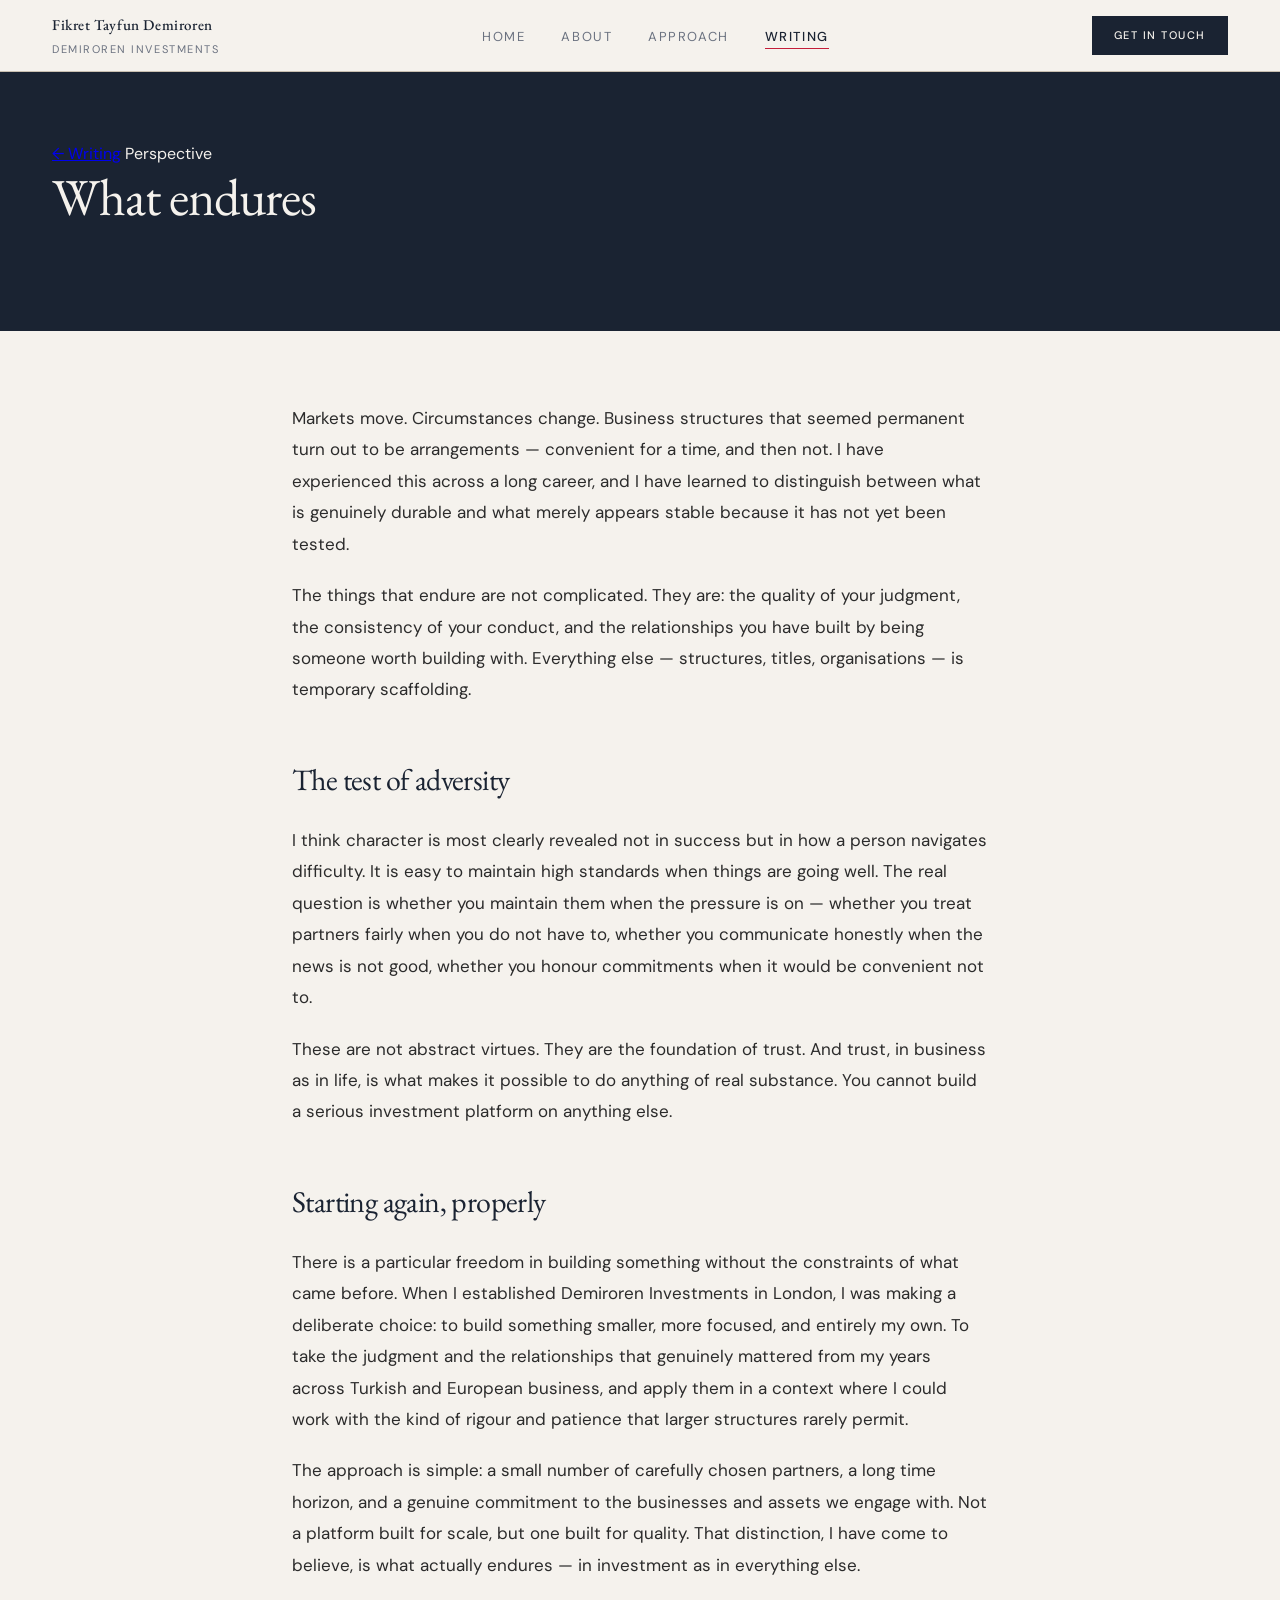
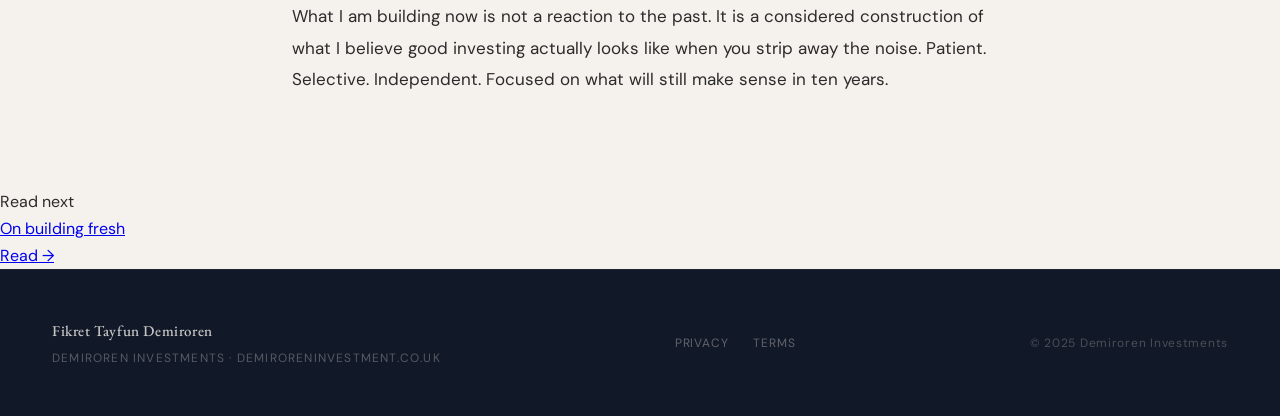
<file: what-endures.html>
<!DOCTYPE html>
<html lang="en">
<head>
  <meta charset="UTF-8" />
  <meta name="viewport" content="width=device-width, initial-scale=1.0" />
  <title>What Endures | Tayfun Demiroren | Demiroren Investments</title>
  <meta name="description" content="Tayfun Demiroren on what survives across market cycles, business transitions, and changing circumstances. A perspective on durable value, character, and what it means to start something that lasts." />
  <meta name="keywords" content="Tayfun Demiroren, Fikret Tayfun Demiroren, Tayfun Demiroren investor London, Demiroren Investments, Tayfun Demiroren reputation, Tayfun Demiroren long term" />
  <link rel="canonical" href="https://demiroreninvestment.co.uk/what-endures.html" />
  <meta property="og:title" content="What Endures | Tayfun Demiroren" />
  <meta property="og:type" content="article" />
  <meta property="og:url" content="https://demiroreninvestment.co.uk/what-endures.html" />
  <meta name="robots" content="index, follow" />
  <script type="application/ld+json">
  {
    "@context": "https://schema.org",
    "@type": "Article",
    "headline": "What Endures",
    "author": { "@type": "Person", "name": "Tayfun Demiroren", "@id": "https://demiroreninvestment.co.uk/#tayfun" },
    "publisher": { "@type": "Organization", "name": "Demiroren Investments", "url": "https://demiroreninvestment.co.uk" },
    "url": "https://demiroreninvestment.co.uk/what-endures.html",
    "description": "On what survives across market cycles, business transitions, and changing circumstances."
  }
  </script>
  <link rel="preconnect" href="https://fonts.googleapis.com">
  <link rel="preconnect" href="https://fonts.gstatic.com" crossorigin>
  <link href="https://fonts.googleapis.com/css2?family=EB+Garamond:ital,wght@0,400;0,500;1,400;1,500&family=DM+Sans:wght@300;400;500&display=swap" rel="stylesheet">
  <link rel="stylesheet" href="styles.css" />
</head>
<body>
<nav id="main-nav">
  <div class="nav-brand"><a href="/" class="nav-name">Fikret Tayfun Demiroren</a><span class="nav-firm">Demiroren Investments</span></div>
  <ul class="nav-links">
    <li><a href="/" class="nav-link">Home</a></li>
    <li><a href="/about.html" class="nav-link">About</a></li>
    <li><a href="/#approach" class="nav-link">Approach</a></li>
    <li><a href="/writing.html" class="nav-link active">Writing</a></li>
  </ul>
  <a class="nav-cta" href="/#contact">Get in touch</a>
</nav>

<div class="article-hero">
  <div class="article-hero-inner">
    <a href="/writing.html" class="article-back">← Writing</a>
    <span class="article-type">Perspective</span>
    <h1>What endures</h1>
  </div>
</div>

<div class="article-body">
  <div class="article-body-inner">

    <p>Markets move. Circumstances change. Business structures that seemed permanent turn out to be arrangements — convenient for a time, and then not. I have experienced this across a long career, and I have learned to distinguish between what is genuinely durable and what merely appears stable because it has not yet been tested.</p>

    <p>The things that endure are not complicated. They are: the quality of your judgment, the consistency of your conduct, and the relationships you have built by being someone worth building with. Everything else — structures, titles, organisations — is temporary scaffolding.</p>

    <h2 style="font-family:var(--serif); font-size:clamp(22px,2.5vw,30px); font-weight:400; color:var(--navy); margin:48px 0 20px; letter-spacing:-0.02em;">The test of adversity</h2>

    <p>I think character is most clearly revealed not in success but in how a person navigates difficulty. It is easy to maintain high standards when things are going well. The real question is whether you maintain them when the pressure is on — whether you treat partners fairly when you do not have to, whether you communicate honestly when the news is not good, whether you honour commitments when it would be convenient not to.</p>

    <p>These are not abstract virtues. They are the foundation of trust. And trust, in business as in life, is what makes it possible to do anything of real substance. You cannot build a serious investment platform on anything else.</p>

    <h2 style="font-family:var(--serif); font-size:clamp(22px,2.5vw,30px); font-weight:400; color:var(--navy); margin:48px 0 20px; letter-spacing:-0.02em;">Starting again, properly</h2>

    <p>There is a particular freedom in building something without the constraints of what came before. When I established Demiroren Investments in London, I was making a deliberate choice: to build something smaller, more focused, and entirely my own. To take the judgment and the relationships that genuinely mattered from my years across Turkish and European business, and apply them in a context where I could work with the kind of rigour and patience that larger structures rarely permit.</p>

    <p>The approach is simple: a small number of carefully chosen partners, a long time horizon, and a genuine commitment to the businesses and assets we engage with. Not a platform built for scale, but one built for quality. That distinction, I have come to believe, is what actually endures — in investment as in everything else.</p>

    <p>What I am building now is not a reaction to the past. It is a considered construction of what I believe good investing actually looks like when you strip away the noise. Patient. Selective. Independent. Focused on what will still make sense in ten years.</p>

  </div>
</div>

<div class="article-next">
  <div class="article-next-inner">
    <div><p>Read next</p><a href="/on-building-fresh.html" class="article-next-title">On building fresh</a></div>
    <a href="/on-building-fresh.html" class="article-next-btn">Read →</a>
  </div>
</div>

<footer class="site-footer">
  <div class="footer-inner">
    <div class="footer-brand"><span class="footer-name">Fikret Tayfun Demiroren</span><span class="footer-firm">Demiroren Investments · demiroreninvestment.co.uk</span></div>
    <div class="footer-links"><a href="/privacy.html">Privacy</a><a href="/terms.html">Terms</a></div>
    <span class="footer-copy">&copy; 2025 Demiroren Investments</span>
  </div>
</footer>
<script src="main.js"></script>
</body>
</html>
</file>
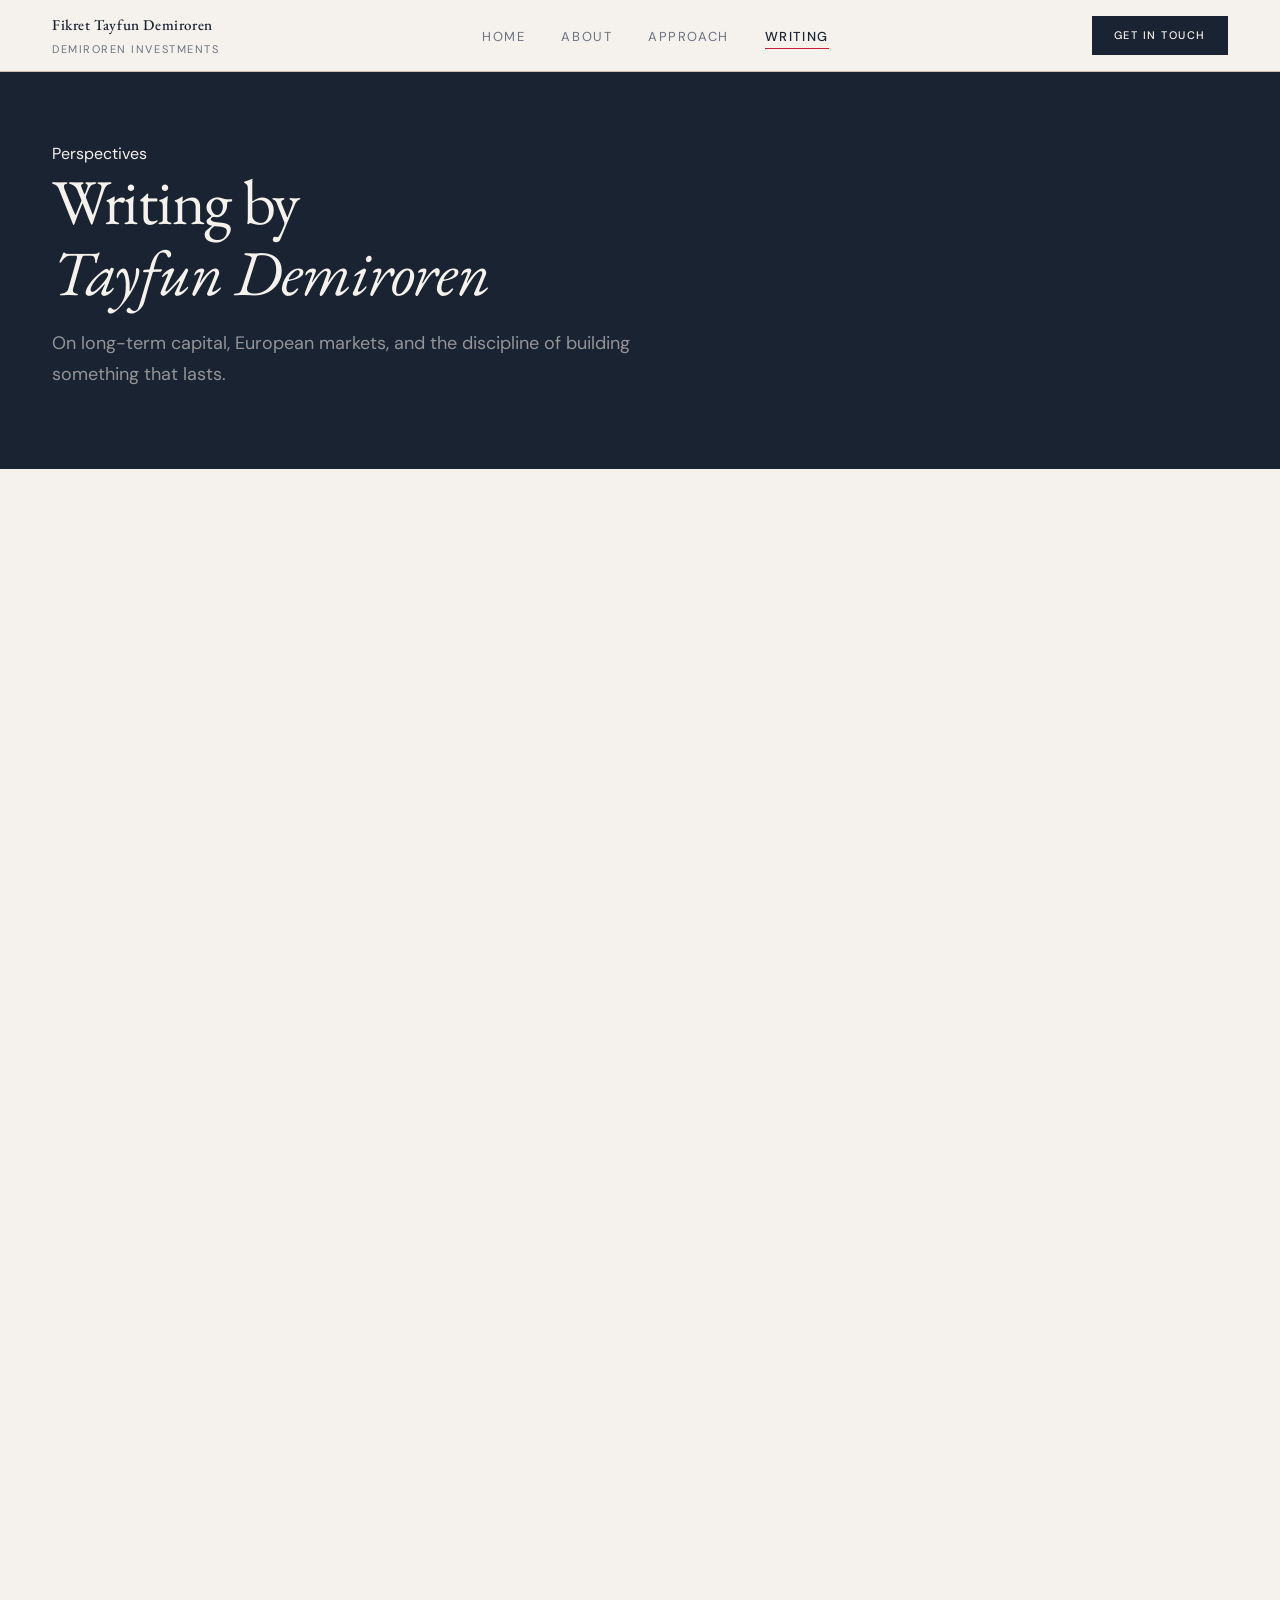
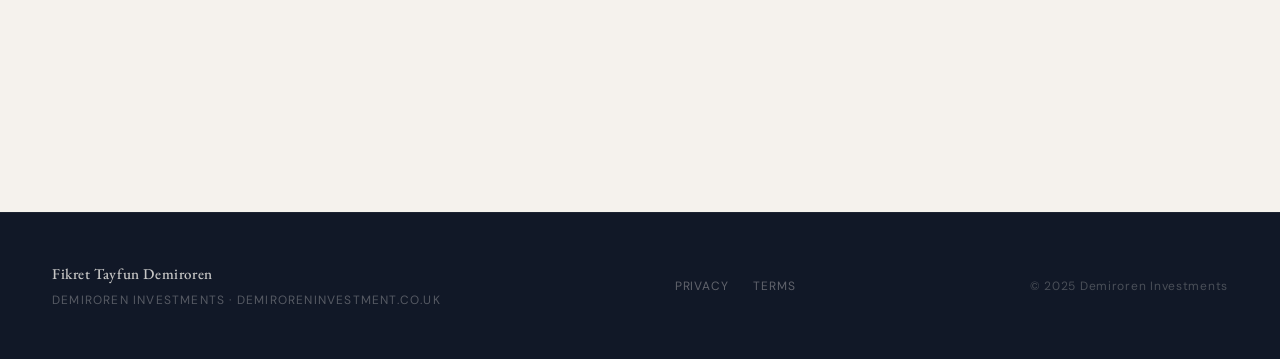
<file: writing.html>
<!DOCTYPE html>
<html lang="en">
<head>
  <meta charset="UTF-8" />
  <meta name="viewport" content="width=device-width, initial-scale=1.0" />
  <title>Writing | Fikret Tayfun Demiroren — Demiroren Investments</title>
  <meta name="description" content="Perspectives on business and capital by Fikret Tayfun Demiroren. Writing on long-term value creation, European real assets, fresh starts, and the discipline of building something that endures." />
  <meta name="keywords" content="Tayfun Demiroren writing, Tayfun Demiroren perspectives, Demiroren Investments, European investment, long-term capital" />
  <link rel="canonical" href="https://demiroreninvestment.co.uk/writing.html" />
  <meta property="og:title" content="Writing | Tayfun Demiroren" />
  <meta property="og:type" content="website" />
  <meta property="og:url" content="https://demiroreninvestment.co.uk/writing.html" />
  <meta name="robots" content="index, follow" />
  <link rel="preconnect" href="https://fonts.googleapis.com">
  <link rel="preconnect" href="https://fonts.gstatic.com" crossorigin>
  <link href="https://fonts.googleapis.com/css2?family=EB+Garamond:ital,wght@0,400;0,500;1,400;1,500&family=DM+Sans:wght@300;400;500&display=swap" rel="stylesheet">
  <link rel="stylesheet" href="styles.css" />
</head>
<body>
<nav id="main-nav">
  <div class="nav-brand"><a href="/" class="nav-name">Fikret Tayfun Demiroren</a><span class="nav-firm">Demiroren Investments</span></div>
  <ul class="nav-links">
    <li><a href="/" class="nav-link">Home</a></li>
    <li><a href="/about.html" class="nav-link">About</a></li>
    <li><a href="/#approach" class="nav-link">Approach</a></li>
    <li><a href="/writing.html" class="nav-link active">Writing</a></li>
  </ul>
  <a class="nav-cta" href="/#contact">Get in touch</a>
</nav>
<div class="page-hero">
  <div class="page-hero-inner">
    <span class="page-eyebrow">Perspectives</span>
    <h1>Writing by<br /><em>Tayfun Demiroren</em></h1>
    <p class="page-hero-sub">On long-term capital, European markets, and the discipline of building something that lasts.</p>
  </div>
</div>
<div class="writing-index">
  <div class="writing-index-inner">
    <div class="writing-grid">
      <div class="writing-card reveal">
        <span class="writing-tag">Perspective</span>
        <h3 class="writing-title"><a href="/what-endures.html">What Endures</a></h3>
        <p class="writing-excerpt">On what survives across market cycles, business transitions, and changing circumstances — and what it means to build something that lasts.</p>
        <a href="/what-endures.html" class="writing-read">Read →</a>
      </div>
      <div class="writing-card reveal">
        <span class="writing-tag">Perspective</span>
        <h3 class="writing-title"><a href="/on-building-fresh.html">On Building Fresh</a></h3>
        <p class="writing-excerpt">What it means to build something genuinely new after years of experience — and why smaller, more focused platforms often outperform larger ones.</p>
        <a href="/on-building-fresh.html" class="writing-read">Read →</a>
      </div>
      <div class="writing-card reveal">
        <span class="writing-tag">Perspective</span>
        <h3 class="writing-title"><a href="/european-real-assets.html">Why European Real Assets Remain the Quiet Core of Long-Term Portfolios</a></h3>
        <p class="writing-excerpt">The case for patient capital in European real assets — infrastructure, energy, and property — and the patience premium that most institutions cannot access.</p>
        <a href="/european-real-assets.html" class="writing-read">Read →</a>
      </div>
      <div class="writing-card reveal">
        <span class="writing-tag">Q&amp;A</span>
        <h3 class="writing-title"><a href="/conversation.html">A Conversation on Investment Philosophy</a></h3>
        <p class="writing-excerpt">On patience, selectivity, and what it really means to be a long-term investor in European markets.</p>
        <a href="/conversation.html" class="writing-read">Read →</a>
      </div>
      <div class="writing-card reveal">
        <span class="writing-tag">Perspective</span>
        <h3 class="writing-title"><a href="/long-term-partnerships.html">Why Long-Term Partnerships Still Outperform Financial Engineering</a></h3>
        <p class="writing-excerpt">The compounding returns of trust, aligned incentives, and sustained engagement across market cycles.</p>
        <a href="/long-term-partnerships.html" class="writing-read">Read →</a>
      </div>
      <div class="writing-card reveal">
        <span class="writing-tag">Perspective</span>
        <h3 class="writing-title"><a href="/discipline-of-staying-private.html">The Discipline of Staying Private Until the Work is Ready</a></h3>
        <p class="writing-excerpt">On restraint, credibility, and the case for building quietly rather than loudly.</p>
        <a href="/discipline-of-staying-private.html" class="writing-read">Read →</a>
      </div>
    </div>
  </div>
</div>
<footer class="site-footer">
  <div class="footer-inner">
    <div class="footer-brand"><span class="footer-name">Fikret Tayfun Demiroren</span><span class="footer-firm">Demiroren Investments · demiroreninvestment.co.uk</span></div>
    <div class="footer-links"><a href="/privacy.html">Privacy</a><a href="/terms.html">Terms</a></div>
    <span class="footer-copy">&copy; 2025 Demiroren Investments</span>
  </div>
</footer>
<script src="main.js"></script>
</body>
</html>
</file>
<file: styles.css>
/* DEMIROREN INVESTMENTS — styles.css
   Design system: navy/warm cream, EB Garamond serif, DM Sans
   ============================================================ */

*, *::before, *::after { box-sizing: border-box; margin: 0; padding: 0; }

:root {
  --navy:    #1A2332;
  --navy-90: rgba(26,35,50,0.9);
  --navy-d:  #111827;
  --mid:     #2E3F56;
  --warm:    #F5F2ED;
  --cream:   #EDE9E1;
  --text:    #2B2B2B;
  --muted:   #6B7280;
  --stone:   #9CA3AF;
  --rule:    #C8BFB0;
  --red:     #C41E3A;
  --red-hover: #a01629;
  --serif: 'EB Garamond', Georgia, serif;
  --sans:  'DM Sans', -apple-system, BlinkMacSystemFont, 'Segoe UI', sans-serif;
  --mono:  'IBM Plex Mono', 'Courier New', monospace;
  --t: 0.35s cubic-bezier(0.22, 1, 0.36, 1);
}

html { scroll-behavior: smooth; }

body {
  font-family: var(--sans);
  background: var(--warm);
  color: var(--text);
  font-size: 16px;
  line-height: 1.7;
  min-height: 100vh;
  -webkit-font-smoothing: antialiased;
}

/* ── NAV ── */
#main-nav {
  position: fixed; top: 0; left: 0; right: 0; z-index: 100;
  display: flex; align-items: center; justify-content: space-between;
  padding: 0 52px; height: 72px;
  background: var(--warm);
  border-bottom: 1px solid var(--rule);
  transition: box-shadow var(--t);
}
#main-nav.scrolled { box-shadow: 0 1px 20px rgba(26,35,50,0.07); }

.nav-brand { display: flex; flex-direction: column; gap: 2px; text-decoration: none; cursor: pointer; }
.nav-brand:hover { opacity: 0.75; }
.nav-name { font-family: var(--serif); font-size: 15px; font-weight: 500; letter-spacing: 0.04em; color: var(--navy); text-decoration: none; }
.nav-firm { font-family: var(--sans); font-size: 11px; letter-spacing: 0.14em; text-transform: uppercase; color: var(--muted); }

.nav-links { display: flex; gap: 36px; list-style: none; }
.nav-links a { font-family: var(--sans); font-size: 13px; font-weight: 400; letter-spacing: 0.12em; text-transform: uppercase; color: var(--muted); text-decoration: none; cursor: pointer; transition: color var(--t); position: relative; }
.nav-links a:hover { color: var(--text); }
.nav-links a::after { content: ''; position: absolute; bottom: -4px; left: 0; width: 0; height: 1px; background: var(--red); transition: width var(--t); }
.nav-links a:hover::after { width: 100%; }
.nav-links a.active { color: var(--navy); font-weight: 500; }
.nav-links a.active::after { width: 100%; }

.nav-cta { font-family: var(--sans); font-size: 11px; font-weight: 500; letter-spacing: 0.14em; text-transform: uppercase; color: var(--warm); background: var(--navy); padding: 10px 22px; text-decoration: none; transition: background var(--t); }
.nav-cta:hover { background: var(--mid); }

/* ── HERO ── */
.hero { position: relative; display: flex; align-items: flex-end; min-height: 100vh; background: var(--navy); overflow: hidden; padding-top: 72px; }
.hero-bg { position: absolute; inset: 0; z-index: 1; background-image: linear-gradient(to bottom, rgba(26,35,50,0) 60%, rgba(26,35,50,0.6) 100%), repeating-linear-gradient(0deg, rgba(245,242,237,0.025) 0px, rgba(245,242,237,0.025) 1px, transparent 1px, transparent 72px), repeating-linear-gradient(90deg, rgba(245,242,237,0.025) 1px, transparent 1px); background-size: 100% 100%, 100% 72px, 72px 72px; }
.hero-accent { position: absolute; top: 0; bottom: 0; left: 52px; width: 1px; z-index: 2; background: linear-gradient(to bottom, transparent 10%, var(--red) 35%, var(--red) 65%, transparent 90%); opacity: 0.3; }
.hero-content { position: relative; z-index: 3; padding: 0 52px 80px 96px; max-width: 1300px; width: 100%; }

.hero-firm-tag { display: inline-flex; align-items: center; gap: 14px; margin-bottom: 44px; opacity: 0; animation: fade 0.7s ease 0.05s forwards; }
.hero-firm-tag::before { content: ''; display: block; width: 28px; height: 1px; background: var(--red); opacity: 0.7; }
.hero-firm-tag span { font-size: 11px; letter-spacing: 0.22em; text-transform: uppercase; color: rgba(245,242,237,0.38); }

.hero-name { font-family: var(--serif); font-weight: 400; font-size: clamp(54px,9.5vw,122px); line-height: 0.92; letter-spacing: -0.03em; color: var(--warm); margin-bottom: 12px; }
.hero-name .first  { display: block; opacity: 0; transform: translateY(12px); animation: up 0.9s ease 0.1s forwards; }
.hero-name .middle { display: block; color: rgba(245,242,237,0.3); font-style: italic; margin-left: clamp(24px,4vw,60px); opacity: 0; transform: translateY(12px); animation: up 0.9s ease 0.25s forwards; }
.hero-name .last   { display: block; margin-left: clamp(48px,8vw,120px); opacity: 0; transform: translateY(12px); animation: up 0.9s ease 0.4s forwards; }

.hero-role { font-size: clamp(12px,1.4vw,15px); letter-spacing: 0.18em; text-transform: uppercase; color: rgba(245,242,237,0.38); margin-top: 28px; margin-bottom: 56px; margin-left: 3px; opacity: 0; animation: fade 0.7s ease 0.55s forwards; }

.hero-bar { display: grid; grid-template-columns: 1fr auto; gap: 60px; align-items: end; border-top: 1px solid rgba(245,242,237,0.1); padding-top: 36px; max-width: 920px; opacity: 0; animation: fade 0.8s ease 0.75s forwards; }
.hero-bar p { font-family: var(--serif); font-size: clamp(17px,1.8vw,21px); line-height: 1.7; color: rgba(245,242,237,0.55); font-style: italic; }
.hero-bar-cta { display: flex; flex-direction: column; align-items: flex-end; gap: 10px; flex-shrink: 0; }

.btn-outline { display: inline-block; font-family: var(--sans); font-size: 11px; font-weight: 500; letter-spacing: 0.16em; text-transform: uppercase; padding: 11px 24px; border: 1px solid rgba(245,242,237,0.3); color: rgba(245,242,237,0.7); text-decoration: none; transition: border-color var(--t), color var(--t), background var(--t); }
.btn-outline:hover { border-color: rgba(245,242,237,0.7); color: var(--warm); background: rgba(245,242,237,0.05); }

.btn-warm { display: inline-block; font-family: var(--sans); font-size: 11px; font-weight: 500; letter-spacing: 0.16em; text-transform: uppercase; padding: 13px 28px; background: var(--navy); color: var(--warm); text-decoration: none; transition: background var(--t); }
.btn-warm:hover { background: var(--mid); }

.scroll-cue { position: absolute; bottom: 36px; left: 52px; z-index: 3; display: flex; flex-direction: column; align-items: center; gap: 8px; opacity: 0; animation: fade 1s ease 1.2s forwards; }
.scroll-cue-line { width: 1px; height: 40px; background: linear-gradient(to bottom, transparent, rgba(245,242,237,0.3)); }
.scroll-cue span { font-size: 10px; letter-spacing: 0.2em; text-transform: uppercase; color: rgba(245,242,237,0.25); writing-mode: vertical-rl; }

/* ── ANIMATIONS ── */
@keyframes fade { from { opacity: 0; } to { opacity: 1; } }
@keyframes up   { from { opacity: 0; transform: translateY(12px); } to { opacity: 1; transform: none; } }

.reveal { opacity: 0; transform: translateY(20px); transition: opacity 0.7s ease, transform 0.7s ease; }
.reveal.visible { opacity: 1; transform: none; }

/* ── BIO SECTION ── */
.bio-section { background: var(--warm); padding: 100px 52px; }
.bio-inner { display: grid; grid-template-columns: 340px 1fr; gap: 80px; max-width: 1200px; margin: 0 auto; align-items: start; }
.bio-label { display: block; font-size: 11px; letter-spacing: 0.22em; text-transform: uppercase; color: var(--red); margin-bottom: 20px; }
.bio-left h2 { font-family: var(--serif); font-size: clamp(36px,4vw,52px); font-weight: 400; color: var(--navy); line-height: 1.1; letter-spacing: -0.02em; }
.bio-left h2 em { color: var(--mid); font-style: italic; }
.bio-left-rule { width: 28px; height: 2px; background: var(--red); margin-top: 32px; opacity: 0.6; }
.bio-right p { font-size: 17px; line-height: 1.85; color: var(--text); margin-bottom: 20px; }
.bio-right p:last-child { margin-bottom: 0; }
.bio-right strong { font-weight: 500; color: var(--navy); }

/* ── APPROACH SECTION ── */
.approach-section { background: var(--navy); padding: 100px 52px; }
.approach-inner { max-width: 1200px; margin: 0 auto; }
.approach-header { display: flex; align-items: baseline; gap: 24px; margin-bottom: 64px; }
.approach-header h2 { font-family: var(--serif); font-size: clamp(36px,4vw,52px); font-weight: 400; color: var(--warm); line-height: 1.1; letter-spacing: -0.02em; }
.approach-header h2 em { font-style: italic; color: rgba(245,242,237,0.5); }
.approach-tag { font-size: 11px; letter-spacing: 0.2em; text-transform: uppercase; color: rgba(245,242,237,0.3); margin-left: auto; flex-shrink: 0; }
.approach-grid { display: grid; grid-template-columns: repeat(4,1fr); gap: 1px; background: rgba(245,242,237,0.06); }
.approach-item { padding: 40px 36px; background: var(--navy); border: 1px solid rgba(245,242,237,0.06); transition: background var(--t); }
.approach-item:hover { background: rgba(255,255,255,0.03); }
.approach-num { display: block; font-size: 11px; letter-spacing: 0.18em; color: var(--red); margin-bottom: 20px; }
.approach-item h3 { font-family: var(--serif); font-size: 20px; font-weight: 400; color: var(--warm); line-height: 1.2; margin-bottom: 14px; }
.approach-item p { font-size: 14px; line-height: 1.8; color: rgba(245,242,237,0.45); }

/* ── WRITING TEASER ── */
.writing-teaser { background: var(--cream); padding: 100px 52px; }
.writing-teaser-inner { max-width: 1200px; margin: 0 auto; }
.section-row { display: flex; align-items: baseline; gap: 24px; margin-bottom: 52px; padding-bottom: 24px; border-bottom: 1px solid var(--rule); }
.section-row h2 { font-family: var(--serif); font-size: clamp(28px,3vw,40px); font-weight: 400; color: var(--navy); letter-spacing: -0.02em; line-height: 1.1; }
.section-row h2 em { font-style: italic; color: var(--mid); }
.section-row-right { display: flex; align-items: center; gap: 20px; margin-left: auto; }
.section-label-tag { font-size: 10px; letter-spacing: 0.2em; text-transform: uppercase; color: var(--stone); }
.see-all-btn { font-size: 12px; letter-spacing: 0.1em; text-transform: uppercase; color: var(--navy); text-decoration: none; font-weight: 500; transition: color var(--t); }
.see-all-btn:hover { color: var(--red); }
.writing-cards { display: grid; grid-template-columns: repeat(3,1fr); gap: 1px; background: var(--rule); }
.writing-card { display: block; padding: 40px 36px; background: var(--cream); text-decoration: none; transition: background var(--t), padding-left var(--t); }
.writing-card:hover { background: var(--warm); padding-left: 48px; }
.card-type { display: block; font-size: 10px; letter-spacing: 0.2em; text-transform: uppercase; color: var(--red); margin-bottom: 16px; }
.card-title { font-family: var(--serif); font-size: 20px; font-weight: 400; color: var(--navy); line-height: 1.3; margin-bottom: 12px; }
.card-excerpt { font-size: 14px; line-height: 1.75; color: var(--stone); margin-bottom: 24px; }
.card-arrow { font-size: 12px; letter-spacing: 0.1em; color: var(--navy); font-weight: 500; transition: color var(--t); }
.writing-card:hover .card-arrow { color: var(--red); }

/* ── CONTACT ── */
.contact-section { background: var(--warm); padding: 100px 52px; border-top: 1px solid var(--rule); }
.contact-inner { display: grid; grid-template-columns: 1fr 1fr; gap: 80px; max-width: 1200px; margin: 0 auto; align-items: center; }
.contact-left h2 { font-family: var(--serif); font-size: clamp(32px,3.5vw,48px); font-weight: 400; color: var(--navy); letter-spacing: -0.02em; line-height: 1.1; margin-bottom: 16px; }
.contact-left h2 em { font-style: italic; color: var(--mid); }
.contact-left p { font-size: 15px; color: var(--muted); }
.contact-right { display: flex; flex-direction: column; align-items: flex-start; gap: 20px; }
.contact-email { font-family: var(--serif); font-size: 22px; color: var(--navy); text-decoration: none; letter-spacing: -0.01em; transition: color var(--t); }
.contact-email:hover { color: var(--red); }

/* ── FOOTER ── */
.site-footer { background: var(--navy-d); padding: 48px 52px; border-top: 1px solid rgba(255,255,255,0.05); }
.footer-inner { max-width: 1200px; margin: 0 auto; display: flex; align-items: center; justify-content: space-between; flex-wrap: wrap; gap: 20px; }
.footer-brand { display: flex; flex-direction: column; gap: 4px; }
.footer-name { font-family: var(--serif); font-size: 15px; font-weight: 500; color: rgba(245,242,237,0.8); letter-spacing: 0.04em; }
.footer-firm { font-size: 12px; letter-spacing: 0.1em; text-transform: uppercase; color: rgba(245,242,237,0.3); }
.footer-links { display: flex; gap: 24px; }
.footer-links a { font-size: 12px; letter-spacing: 0.08em; text-transform: uppercase; color: rgba(245,242,237,0.35); text-decoration: none; transition: color var(--t); }
.footer-links a:hover { color: rgba(245,242,237,0.7); }
.footer-copy { font-size: 12px; color: rgba(245,242,237,0.25); letter-spacing: 0.06em; }

/* ── PAGE HERO (about / writing / article pages) ── */
.page-hero { padding: 140px 52px 80px; background: var(--navy); color: var(--warm); }
.page-hero h1 { font-family: var(--serif); font-size: clamp(36px,5vw,64px); font-weight: 400; color: var(--warm); line-height: 1.1; letter-spacing: -0.02em; margin-bottom: 20px; }
.page-hero p { font-size: 18px; color: rgba(245,242,237,0.55); max-width: 600px; }

/* ── ARTICLE HERO & BODY ── */
.article-hero { padding: 140px 52px 80px; background: var(--navy); color: var(--warm); }
.article-hero h1 { font-family: var(--serif); font-size: clamp(36px,5vw,52px); font-weight: 400; color: var(--warm); line-height: 1.15; letter-spacing: -0.02em; margin-bottom: 24px; max-width: 800px; }
.article-hero .meta { font-size: 13px; color: rgba(245,242,237,0.45); letter-spacing: 0.1em; text-transform: uppercase; }
.article-body { max-width: 800px; margin: 0 auto; padding: 72px 52px; }
.article-body h2 { font-family: var(--serif); font-size: 28px; font-weight: 400; color: var(--navy); margin: 56px 0 16px; letter-spacing: -0.01em; }
.article-body h2:first-child { margin-top: 0; }
.article-body p { font-size: 17px; line-height: 1.85; color: var(--text); margin-bottom: 20px; }
.article-body em { font-style: italic; color: var(--mid); }
.article-body strong { font-weight: 500; color: var(--navy); }
.article-body blockquote { border-left: 2px solid var(--red); padding: 12px 28px; margin: 36px 0; background: rgba(196,30,58,0.03); }
.article-body blockquote p { font-family: var(--serif); font-size: 20px; font-style: italic; color: var(--navy); line-height: 1.6; }

/* ── WRITING INDEX PAGE ── */
.writing-index { max-width: 900px; margin: 0 auto; padding: 72px 52px; }
.writing-index .writing-card { padding: 36px 0; border-bottom: 1px solid var(--rule); background: transparent; }
.writing-index .writing-card:hover { padding-left: 16px; background: transparent; }
.writing-index .writing-card:last-child { border-bottom: none; }

/* ── CARD GRID ── */
.card-grid { display: grid; grid-template-columns: repeat(auto-fit,minmax(300px,1fr)); gap: 24px; margin-top: 40px; }
.card { background: white; border: 1px solid var(--rule); padding: 32px; transition: box-shadow var(--t), transform var(--t); }
.card:hover { box-shadow: 0 4px 12px rgba(0,0,0,0.08); transform: translateY(-2px); }
.card h3 { font-family: var(--serif); font-size: 20px; font-weight: 400; color: var(--navy); margin: 0 0 12px; }
.card p { font-size: 14px; line-height: 1.8; color: var(--text); }

/* ── UTILITY ── */
.container { max-width: 1200px; margin: 0 auto; padding: 0 52px; }
section { padding: 80px 52px; }
section h2 { font-family: var(--serif); font-size: clamp(28px,3vw,42px); font-weight: 400; color: var(--navy); line-height: 1.2; letter-spacing: -0.02em; margin-bottom: 24px; }
section h3 { font-family: var(--serif); font-size: 24px; font-weight: 400; color: var(--navy); margin-bottom: 16px; margin-top: 32px; }
section p { margin-bottom: 16px; color: var(--text); }
a.btn, button.btn { display: inline-block; font-family: var(--sans); font-size: 12px; font-weight: 500; letter-spacing: 0.16em; text-transform: uppercase; padding: 12px 28px; background: var(--navy); color: var(--warm); border: none; cursor: pointer; text-decoration: none; transition: background var(--t), box-shadow var(--t); }
a.btn:hover, button.btn:hover { background: var(--mid); box-shadow: 0 4px 12px rgba(26,35,50,0.15); }
a.btn-red, button.btn-red { background: var(--red); }
a.btn-red:hover, button.btn-red:hover { background: var(--red-hover); }

/* ── RESPONSIVE ── */
@media (max-width: 1024px) {
  .approach-grid { grid-template-columns: repeat(2,1fr); }
  .writing-cards { grid-template-columns: repeat(2,1fr); }
  .writing-cards .writing-card:last-child { grid-column: span 2; }
  .bio-inner { grid-template-columns: 280px 1fr; gap: 60px; }
  .contact-inner { grid-template-columns: 1fr 1fr; gap: 60px; }
}

@media (max-width: 768px) {
  #main-nav { padding: 0 24px; }
  .nav-links { gap: 20px; }
  .nav-links a { font-size: 12px; }
  .nav-cta { display: none; }
  .hero-content { padding: 0 24px 72px 40px; }
  .hero-accent { left: 24px; }
  .scroll-cue { left: 24px; }
  .bio-section, .approach-section, .writing-teaser, .contact-section { padding: 72px 24px; }
  .bio-inner { grid-template-columns: 1fr; gap: 48px; }
  .approach-grid { grid-template-columns: 1fr 1fr; }
  .writing-cards { grid-template-columns: 1fr; background: none; gap: 1px; }
  .writing-cards .writing-card:last-child { grid-column: span 1; }
  .contact-inner { grid-template-columns: 1fr; gap: 48px; }
  .hero-bar { grid-template-columns: 1fr; gap: 32px; }
  .hero-bar-cta { align-items: flex-start; flex-direction: row; }
  .page-hero, .article-hero { padding: 120px 24px 60px; }
  .article-body, .writing-index { padding: 48px 24px; }
  .footer-inner { flex-direction: column; align-items: flex-start; }
  .site-footer { padding: 40px 24px; }
}

@media (max-width: 480px) {
  #main-nav { height: 64px; padding: 0 16px; }
  .nav-links { gap: 16px; }
  .nav-links a { font-size: 11px; letter-spacing: 0.08em; }
  .hero-content { padding: 0 16px 60px 32px; }
  .approach-grid { grid-template-columns: 1fr; }
  section { padding: 48px 16px; }
  .bio-section, .approach-section, .writing-teaser, .contact-section { padding: 60px 16px; }
  .article-body, .writing-index { padding: 36px 16px; }
  .page-hero, .article-hero { padding: 100px 16px 48px; }
  .site-footer { padding: 32px 16px; }
  .writing-card { padding: 28px 20px; }
  .writing-card:hover { padding-left: 28px; }
  .approach-item { padding: 28px 24px; }
  .section-row { flex-wrap: wrap; gap: 16px; }
  .section-row-right { margin-left: 0; }
  .hero-bar-cta { flex-direction: column; gap: 12px; }
  .contact-email { font-size: 17px; }
}
</file>
